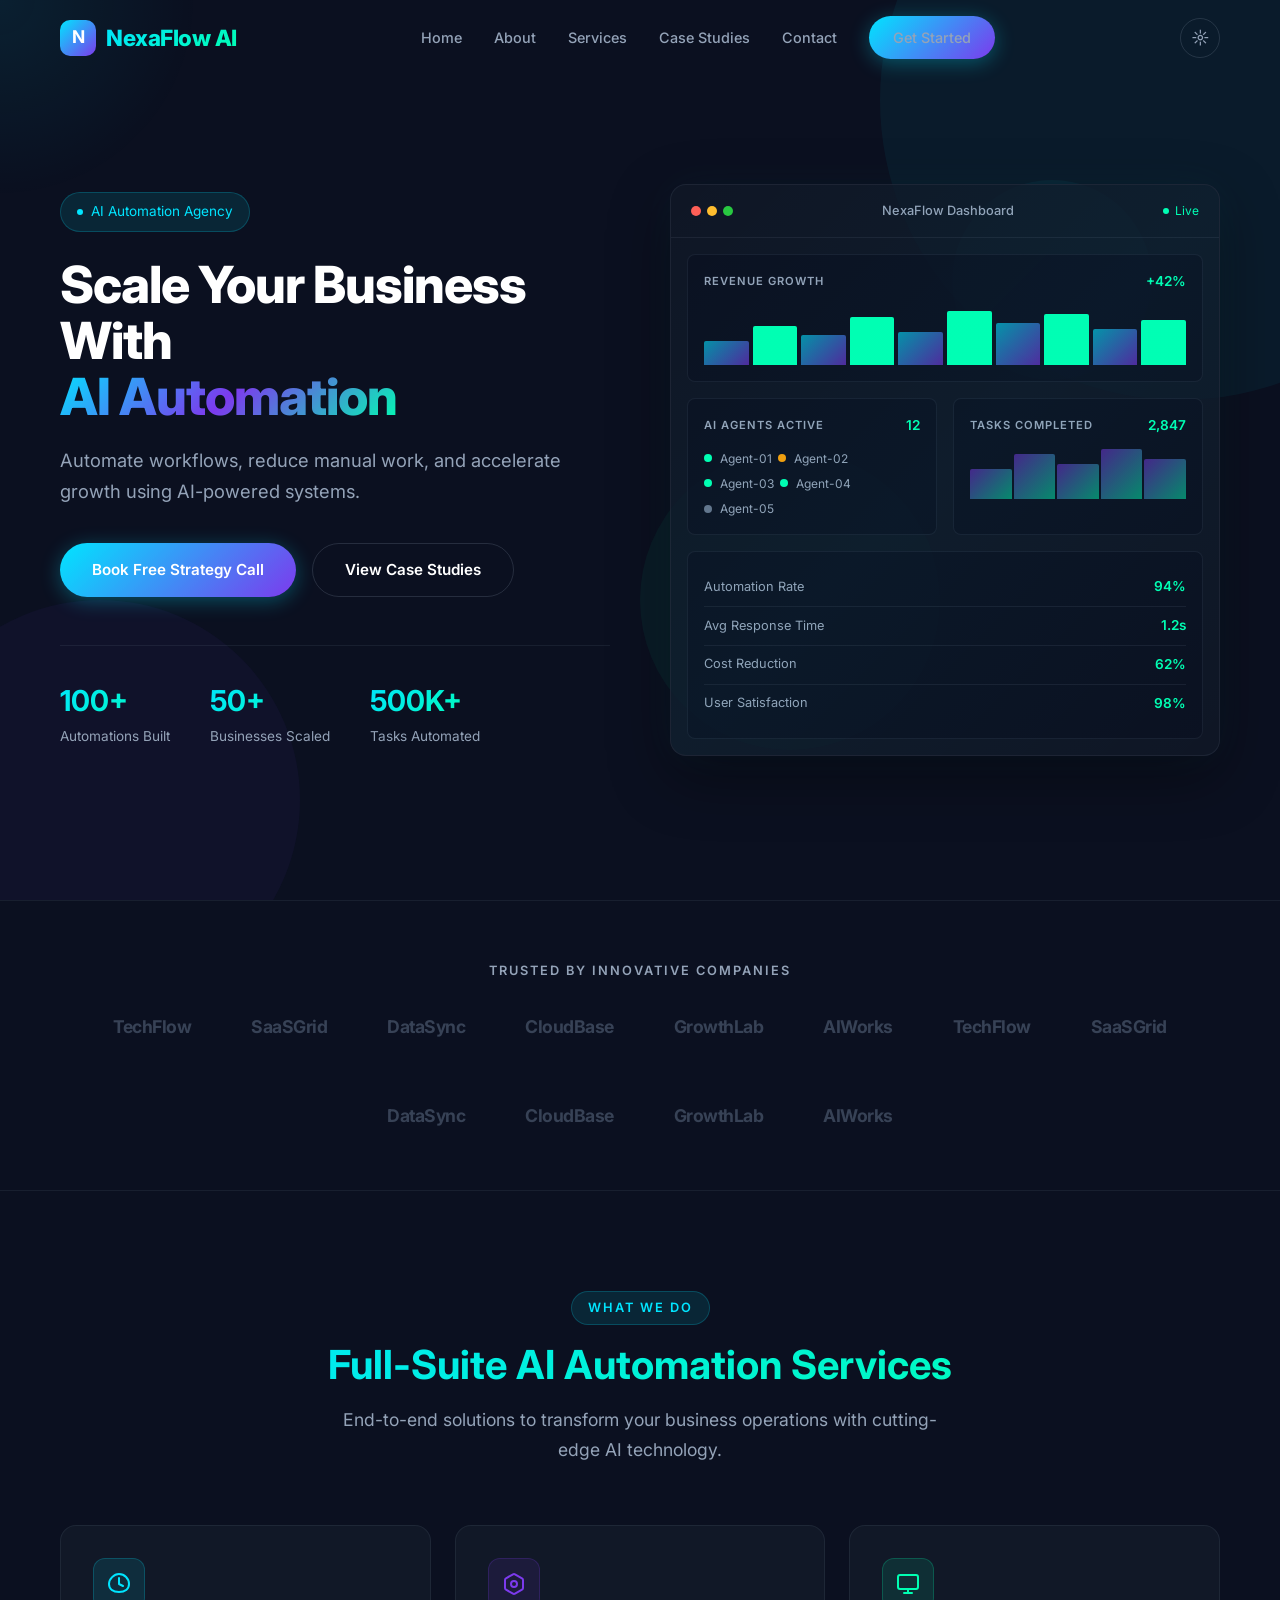
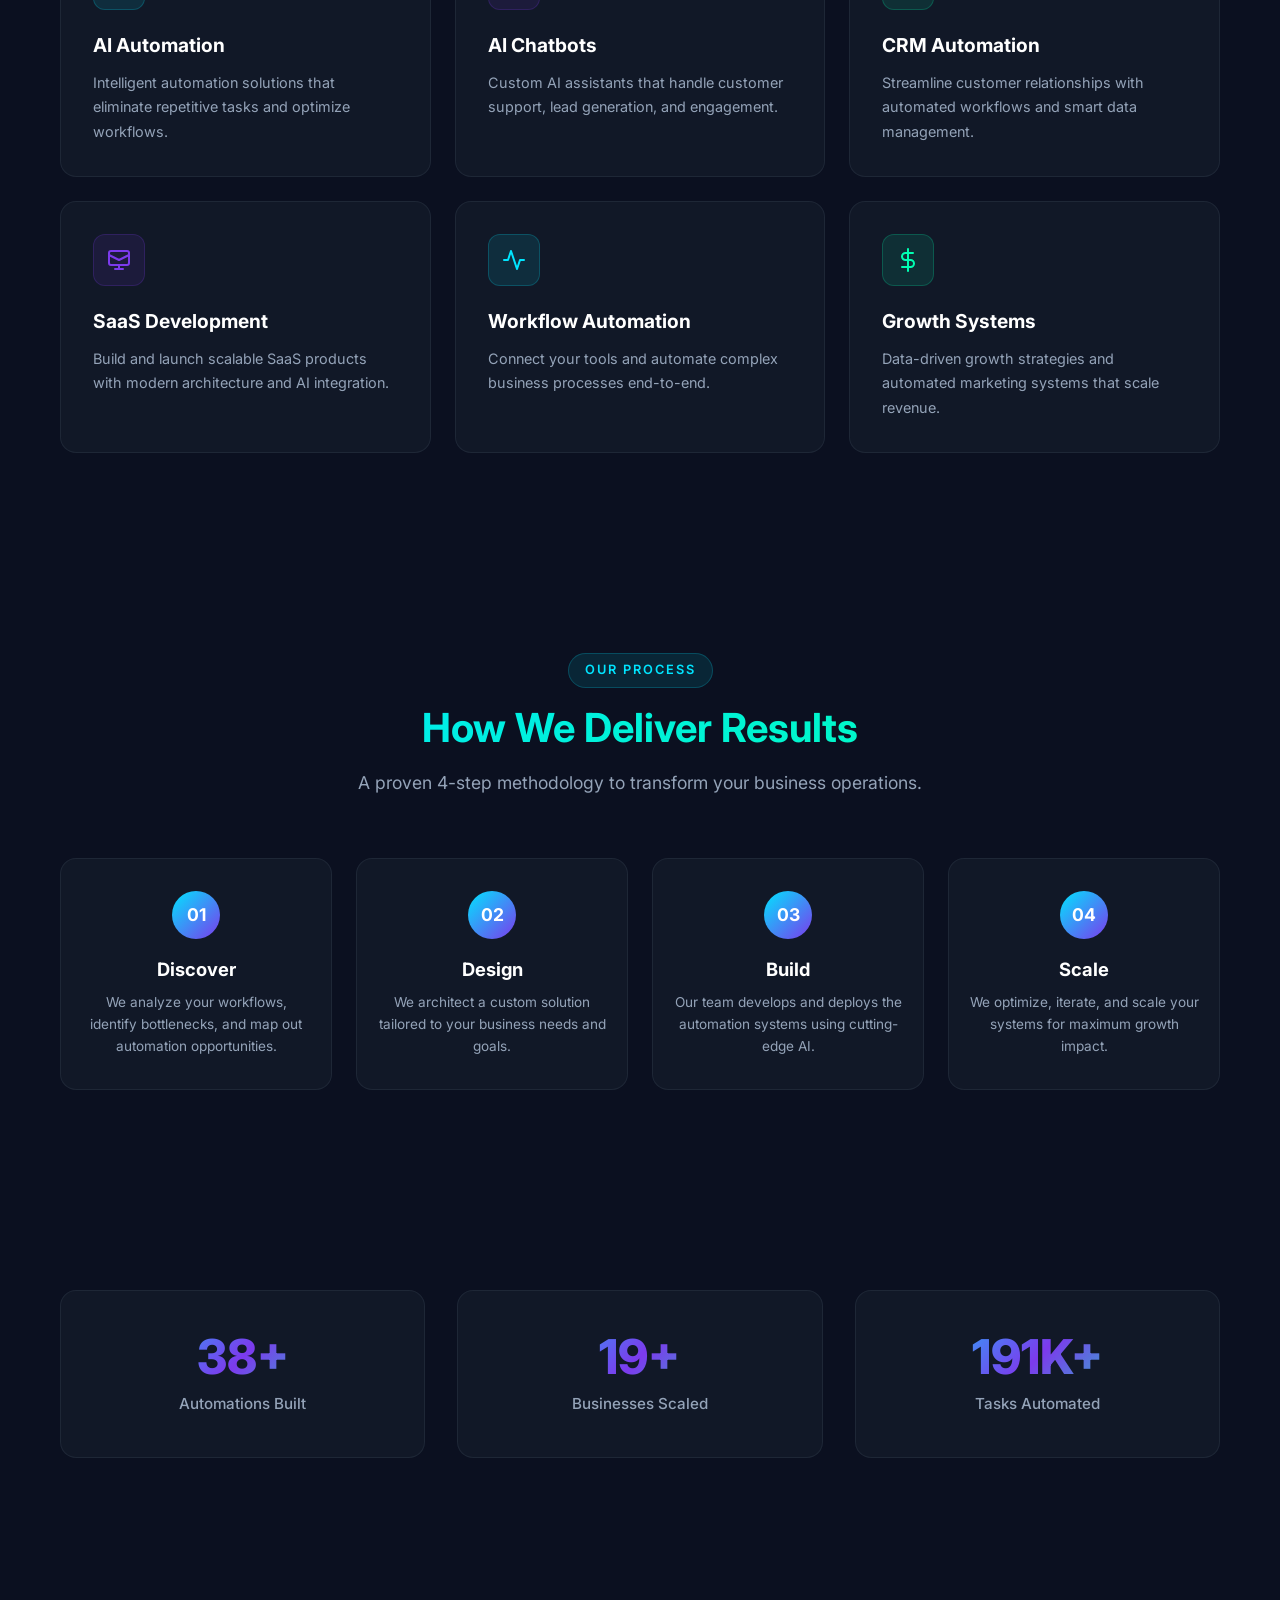
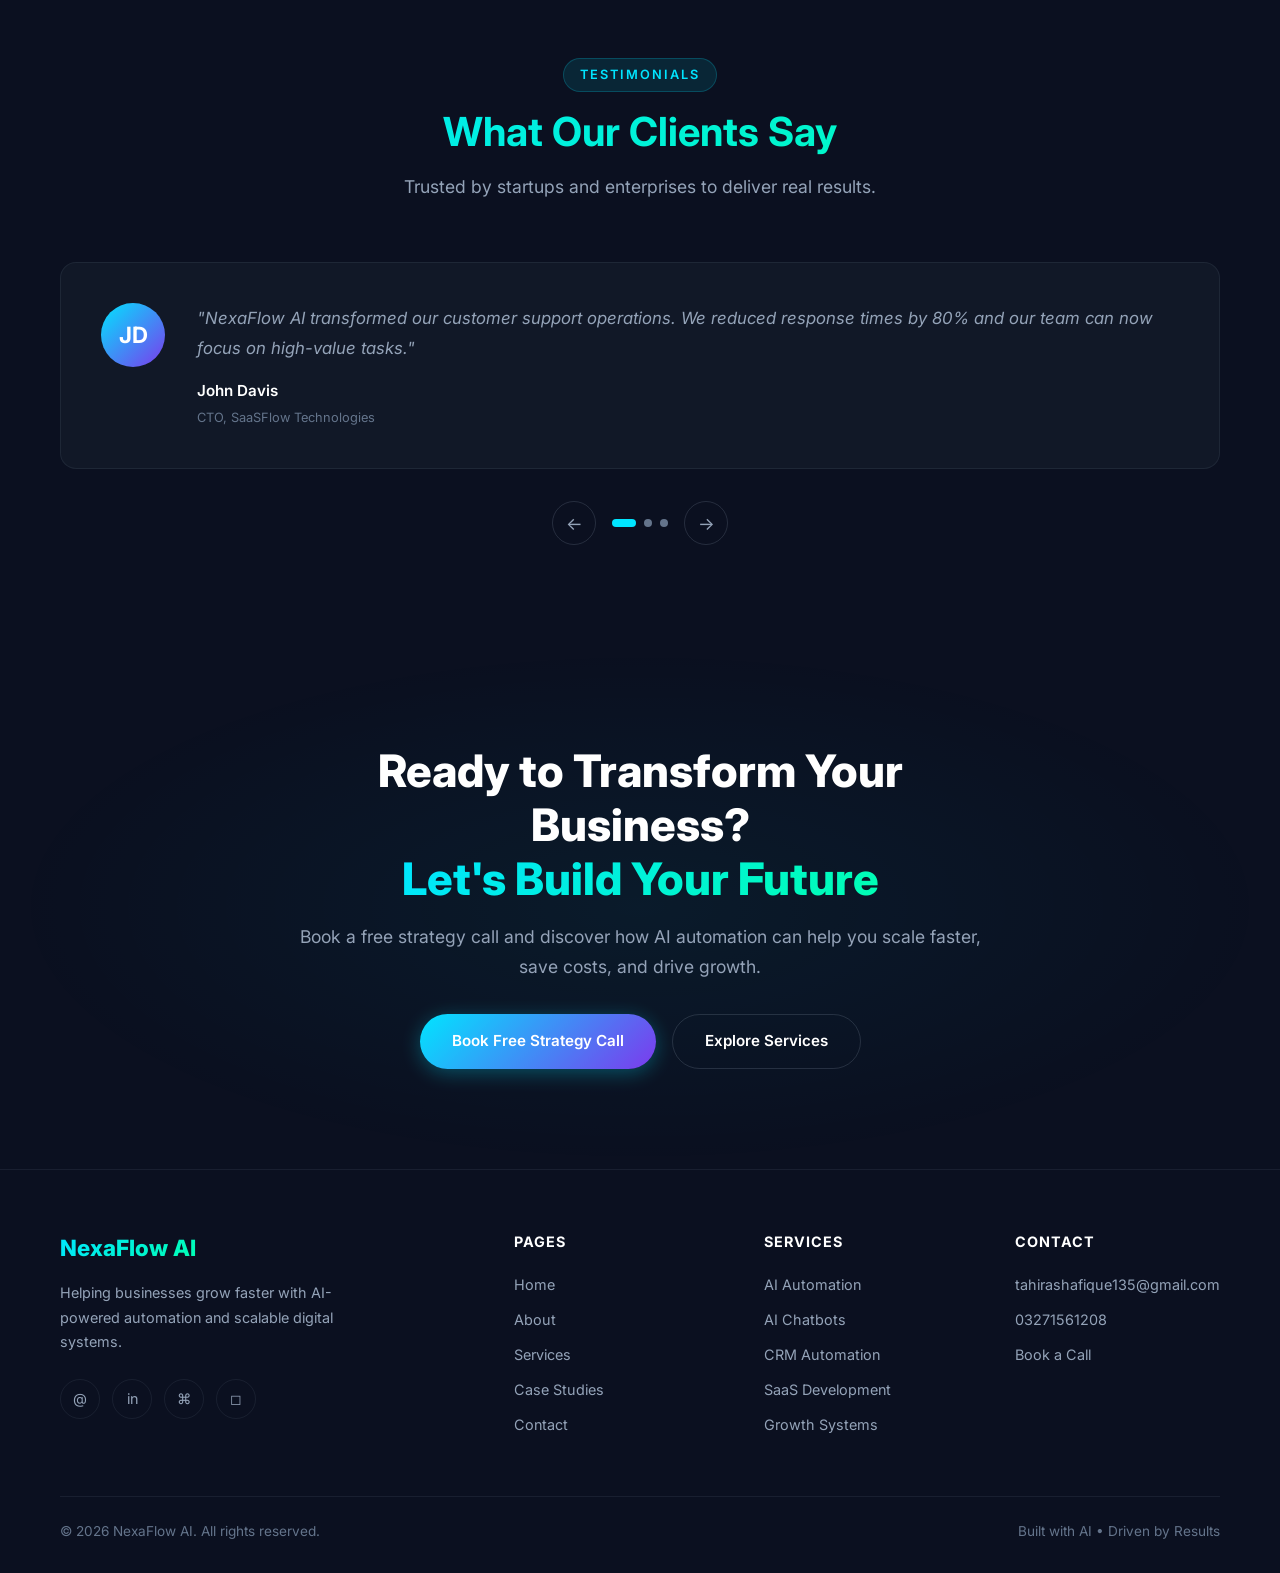
<file: index.html>
<!DOCTYPE html>
<html lang="en">
<head>
  <meta charset="UTF-8">
  <meta name="viewport" content="width=device-width, initial-scale=1.0">
  <meta name="description" content="NexaFlow AI - AI Automation & SaaS Growth Agency. Scale your business with AI-powered automation systems.">
  <title>NexaFlow AI - AI Automation & SaaS Growth Agency</title>
  <link rel="preconnect" href="https://fonts.googleapis.com">
  <link rel="preconnect" href="https://fonts.gstatic.com" crossorigin>
  <link href="https://fonts.googleapis.com/css2?family=Inter:wght@400;500;600;700;800&family=JetBrains+Mono:wght@500;600&display=swap" rel="stylesheet">
  <link rel="stylesheet" href="assets/css/style.css">
  <link rel="stylesheet" href="assets/css/responsive.css">
</head>
<body>

  <!-- Mouse Glow Effect -->
  <div class="mouse-glow"></div>

  <!-- Floating Geometric Background -->
  <div class="floating-elements">
    <div class="floating-element"></div>
    <div class="floating-element"></div>
    <div class="floating-element"></div>
    <div class="floating-element"></div>
  </div>

  <!-- ===== NAVBAR ===== -->
  <nav class="navbar" role="navigation" aria-label="Main navigation">
    <div class="container">
      <a href="index.html" class="navbar-logo">
        <div class="logo-icon">N</div>
        <span>NexaFlow AI</span>
      </a>
      <div class="navbar-links">
        <a href="index.html" class="active">Home</a>
        <a href="about.html">About</a>
        <a href="services.html">Services</a>
        <a href="case-studies.html">Case Studies</a>
        <a href="contact.html">Contact</a>
        <a href="contact.html" class="btn btn-primary btn-sm navbar-cta">Get Started</a>
      </div>
      <button class="theme-toggle" aria-label="Toggle theme">&#9790;</button>
      <div class="mobile-toggle" role="button" tabindex="0" aria-label="Toggle navigation menu">
        <span></span>
        <span></span>
        <span></span>
      </div>
    </div>
  </nav>

  <!-- ===== HERO SECTION ===== -->
  <section class="hero" id="home">
    <div class="container">
      <div class="hero-grid">
        <div class="hero-content">
          <div class="hero-badge">
            <span class="badge-dot"></span>
            AI Automation Agency
          </div>
          <h1 class="hero-title">
            Scale Your Business With<br>
            <span class="gradient-text">AI Automation</span>
          </h1>
          <p class="hero-subtitle">
            Automate workflows, reduce manual work, and accelerate growth using AI-powered systems.
          </p>
          <div class="hero-buttons">
            <a href="contact.html" class="btn btn-primary">Book Free Strategy Call</a>
            <a href="case-studies.html" class="btn btn-secondary">View Case Studies</a>
          </div>
          <div class="hero-stats">
            <div class="hero-stat">
              <h3>100+</h3>
              <p>Automations Built</p>
            </div>
            <div class="hero-stat">
              <h3>50+</h3>
              <p>Businesses Scaled</p>
            </div>
            <div class="hero-stat">
              <h3>500K+</h3>
              <p>Tasks Automated</p>
            </div>
          </div>
        </div>
        <div class="hero-visual">
          <div class="dashboard-mockup">
            <div class="dashboard-header">
              <div class="dashboard-dots">
                <span></span>
                <span></span>
                <span></span>
              </div>
              <div class="dashboard-title">NexaFlow Dashboard</div>
              <div class="dashboard-status">
                <span class="status-dot"></span>
                Live
              </div>
            </div>
            <div class="dashboard-body">
              <div class="dashboard-card full">
                <div class="dashboard-card-header">
                  <span class="dashboard-card-label">Revenue Growth</span>
                  <span class="dashboard-card-value">+42%</span>
                </div>
                <div class="chart-bars">
                  <div class="chart-bar"></div>
                  <div class="chart-bar active"></div>
                  <div class="chart-bar"></div>
                  <div class="chart-bar active"></div>
                  <div class="chart-bar"></div>
                  <div class="chart-bar active"></div>
                  <div class="chart-bar"></div>
                  <div class="chart-bar active"></div>
                  <div class="chart-bar"></div>
                  <div class="chart-bar active"></div>
                </div>
              </div>
              <div class="dashboard-card">
                <div class="dashboard-card-header">
                  <span class="dashboard-card-label">AI Agents Active</span>
                  <span class="dashboard-card-value">12</span>
                </div>
                <div style="display: flex; gap: 6px; flex-wrap: wrap;">
                  <span style="display: flex; align-items: center; font-size: 0.75rem; color: var(--text-muted);">
                    <span class="activity-dot online"></span>Agent-01
                  </span>
                  <span style="display: flex; align-items: center; font-size: 0.75rem; color: var(--text-muted);">
                    <span class="activity-dot busy"></span>Agent-02
                  </span>
                  <span style="display: flex; align-items: center; font-size: 0.75rem; color: var(--text-muted);">
                    <span class="activity-dot online"></span>Agent-03
                  </span>
                  <span style="display: flex; align-items: center; font-size: 0.75rem; color: var(--text-muted);">
                    <span class="activity-dot online"></span>Agent-04
                  </span>
                  <span style="display: flex; align-items: center; font-size: 0.75rem; color: var(--text-muted);">
                    <span class="activity-dot offline"></span>Agent-05
                  </span>
                </div>
              </div>
              <div class="dashboard-card">
                <div class="dashboard-card-header">
                  <span class="dashboard-card-label">Tasks Completed</span>
                  <span class="dashboard-card-value">2,847</span>
                </div>
                <div class="chart-line">
                  <div class="chart-line-bar"></div>
                  <div class="chart-line-bar"></div>
                  <div class="chart-line-bar"></div>
                  <div class="chart-line-bar"></div>
                  <div class="chart-line-bar"></div>
                </div>
              </div>
              <div class="dashboard-card full">
                <div class="metric-row">
                  <span class="metric-name">Automation Rate</span>
                  <span class="metric-value">94%</span>
                </div>
                <div class="metric-row">
                  <span class="metric-name">Avg Response Time</span>
                  <span class="metric-value">1.2s</span>
                </div>
                <div class="metric-row">
                  <span class="metric-name">Cost Reduction</span>
                  <span class="metric-value">62%</span>
                </div>
                <div class="metric-row">
                  <span class="metric-name">User Satisfaction</span>
                  <span class="metric-value">98%</span>
                </div>
              </div>
            </div>
          </div>
        </div>
      </div>
    </div>
  </section>

  <!-- ===== TRUSTED BY SECTION ===== -->
  <section class="trusted-section reveal">
    <div class="container">
      <p class="trusted-label">Trusted by Innovative Companies</p>
      <div class="logo-carousel">
        <span class="logo-item">TechFlow</span>
        <span class="logo-item">SaaSGrid</span>
        <span class="logo-item">DataSync</span>
        <span class="logo-item">CloudBase</span>
        <span class="logo-item">GrowthLab</span>
        <span class="logo-item">AIWorks</span>
      </div>
    </div>
  </section>

  <!-- ===== SERVICES OVERVIEW ===== -->
  <section class="section" id="services">
    <div class="container">
      <div class="section-header reveal">
        <span class="section-label">What We Do</span>
        <h2 class="section-title">Full-Suite AI Automation Services</h2>
        <p class="section-subtitle">End-to-end solutions to transform your business operations with cutting-edge AI technology.</p>
      </div>
      <div class="services-grid stagger-children">
        <div class="service-card">
          <div class="service-icon gradient-1">
            <svg width="24" height="24" viewBox="0 0 24 24" fill="none" stroke="currentColor" stroke-width="2" stroke-linecap="round" stroke-linejoin="round"><path d="M12 2a10 10 0 0 1 10 10c0 5-4 8-10 8S2 17 2 12 7 2 12 2z"/><path d="M12 6v6l4 2"/></svg>
          </div>
          <h3>AI Automation</h3>
          <p>Intelligent automation solutions that eliminate repetitive tasks and optimize workflows.</p>
        </div>
        <div class="service-card">
          <div class="service-icon gradient-2">
            <svg width="24" height="24" viewBox="0 0 24 24" fill="none" stroke="currentColor" stroke-width="2" stroke-linecap="round" stroke-linejoin="round"><path d="M21 16V8a2 2 0 0 0-1-1.73l-7-4a2 2 0 0 0-2 0l-7 4A2 2 0 0 0 3 8v8a2 2 0 0 0 1 1.73l7 4a2 2 0 0 0 2 0l7-4A2 2 0 0 0 21 16z"/><circle cx="12" cy="12" r="3"/></svg>
          </div>
          <h3>AI Chatbots</h3>
          <p>Custom AI assistants that handle customer support, lead generation, and engagement.</p>
        </div>
        <div class="service-card">
          <div class="service-icon gradient-3">
            <svg width="24" height="24" viewBox="0 0 24 24" fill="none" stroke="currentColor" stroke-width="2" stroke-linecap="round" stroke-linejoin="round"><rect x="2" y="3" width="20" height="14" rx="2"/><path d="M8 21h8"/><path d="M12 17v4"/></svg>
          </div>
          <h3>CRM Automation</h3>
          <p>Streamline customer relationships with automated workflows and smart data management.</p>
        </div>
        <div class="service-card">
          <div class="service-icon gradient-2">
            <svg width="24" height="24" viewBox="0 0 24 24" fill="none" stroke="currentColor" stroke-width="2" stroke-linecap="round" stroke-linejoin="round"><rect x="2" y="3" width="20" height="14" rx="2"/><path d="M8 21h8"/><path d="M12 17v4"/><path d="m2 7 10 5 10-5"/></svg>
          </div>
          <h3>SaaS Development</h3>
          <p>Build and launch scalable SaaS products with modern architecture and AI integration.</p>
        </div>
        <div class="service-card">
          <div class="service-icon gradient-1">
            <svg width="24" height="24" viewBox="0 0 24 24" fill="none" stroke="currentColor" stroke-width="2" stroke-linecap="round" stroke-linejoin="round"><polyline points="22 12 18 12 15 21 9 3 6 12 2 12"/></svg>
          </div>
          <h3>Workflow Automation</h3>
          <p>Connect your tools and automate complex business processes end-to-end.</p>
        </div>
        <div class="service-card">
          <div class="service-icon gradient-3">
            <svg width="24" height="24" viewBox="0 0 24 24" fill="none" stroke="currentColor" stroke-width="2" stroke-linecap="round" stroke-linejoin="round"><line x1="12" y1="1" x2="12" y2="23"/><path d="M17 5H9.5a3.5 3.5 0 0 0 0 7h5a3.5 3.5 0 0 1 0 7H6"/></svg>
          </div>
          <h3>Growth Systems</h3>
          <p>Data-driven growth strategies and automated marketing systems that scale revenue.</p>
        </div>
      </div>
    </div>
  </section>

  <!-- ===== PROCESS SECTION ===== -->
  <section class="section">
    <div class="container">
      <div class="section-header reveal">
        <span class="section-label">Our Process</span>
        <h2 class="section-title">How We Deliver Results</h2>
        <p class="section-subtitle">A proven 4-step methodology to transform your business operations.</p>
      </div>
      <div class="process-timeline stagger-children">
        <div class="process-step">
          <div class="process-number">01</div>
          <h3>Discover</h3>
          <p>We analyze your workflows, identify bottlenecks, and map out automation opportunities.</p>
        </div>
        <div class="process-step">
          <div class="process-number">02</div>
          <h3>Design</h3>
          <p>We architect a custom solution tailored to your business needs and goals.</p>
        </div>
        <div class="process-step">
          <div class="process-number">03</div>
          <h3>Build</h3>
          <p>Our team develops and deploys the automation systems using cutting-edge AI.</p>
        </div>
        <div class="process-step">
          <div class="process-number">04</div>
          <h3>Scale</h3>
          <p>We optimize, iterate, and scale your systems for maximum growth impact.</p>
        </div>
      </div>
    </div>
  </section>

  <!-- ===== STATISTICS SECTION ===== -->
  <section class="section">
    <div class="container">
      <div class="stats-grid stagger-children">
        <div class="stat-item">
          <div class="stat-number">100+</div>
          <div class="stat-label">Automations Built</div>
        </div>
        <div class="stat-item">
          <div class="stat-number">50+</div>
          <div class="stat-label">Businesses Scaled</div>
        </div>
        <div class="stat-item">
          <div class="stat-number">500K+</div>
          <div class="stat-label">Tasks Automated</div>
        </div>
      </div>
    </div>
  </section>

  <!-- ===== TESTIMONIALS SECTION ===== -->
  <section class="section">
    <div class="container">
      <div class="section-header reveal">
        <span class="section-label">Testimonials</span>
        <h2 class="section-title">What Our Clients Say</h2>
        <p class="section-subtitle">Trusted by startups and enterprises to deliver real results.</p>
      </div>
      <div class="testimonials-slider reveal">
        <div class="testimonials-track">
          <div class="testimonial-card">
            <div class="testimonial-avatar">JD</div>
            <div class="testimonial-content">
              <blockquote>"NexaFlow AI transformed our customer support operations. We reduced response times by 80% and our team can now focus on high-value tasks."</blockquote>
              <div class="testimonial-author">John Davis</div>
              <div class="testimonial-role">CTO, SaaSFlow Technologies</div>
            </div>
          </div>
          <div class="testimonial-card">
            <div class="testimonial-avatar">SM</div>
            <div class="testimonial-content">
              <blockquote>"The automation systems they built saved us 40+ hours per week. Our revenue grew 3x within 6 months of implementing their growth strategies."</blockquote>
              <div class="testimonial-author">Sarah Mitchell</div>
              <div class="testimonial-role">CEO, GrowthLab Analytics</div>
            </div>
          </div>
          <div class="testimonial-card">
            <div class="testimonial-avatar">AR</div>
            <div class="testimonial-content">
              <blockquote>"Working with NexaFlow was the best investment we made. Their AI chatbot handles 70% of our inquiries, and our customers love the instant responses."</blockquote>
              <div class="testimonial-author">Alex Rivera</div>
              <div class="testimonial-role">COO, CloudBase Technologies</div>
            </div>
          </div>
        </div>
        <div class="testimonial-controls">
          <button class="testimonial-btn prev" aria-label="Previous testimonial">&larr;</button>
          <div class="testimonial-dots">
            <button class="testimonial-dot active" aria-label="Go to testimonial 1"></button>
            <button class="testimonial-dot" aria-label="Go to testimonial 2"></button>
            <button class="testimonial-dot" aria-label="Go to testimonial 3"></button>
          </div>
          <button class="testimonial-btn next" aria-label="Next testimonial">&rarr;</button>
        </div>
      </div>
    </div>
  </section>

  <!-- ===== FINAL CTA SECTION ===== -->
  <section class="cta-section">
    <div class="container">
      <div class="cta-content reveal">
        <h2>Ready to Transform Your Business?<br><span>Let's Build Your Future</span></h2>
        <p>Book a free strategy call and discover how AI automation can help you scale faster, save costs, and drive growth.</p>
        <div class="cta-buttons">
          <a href="contact.html" class="btn btn-primary">Book Free Strategy Call</a>
          <a href="services.html" class="btn btn-secondary">Explore Services</a>
        </div>
      </div>
    </div>
  </section>

  <!-- ===== FOOTER ===== -->
  <footer class="footer">
    <div class="container">
      <div class="footer-grid">
        <div class="footer-brand">
          <h3><span>NexaFlow AI</span></h3>
          <p>Helping businesses grow faster with AI-powered automation and scalable digital systems.</p>
          <div class="footer-social">
            <a href="mailto:tahirashafique135@gmail.com" aria-label="Email">@</a>
            <a href="https://www.linkedin.com/in/frontend-developer-277151376" target="_blank" aria-label="LinkedIn">in</a>
            <a href="https://github.com/Tahirainfo308-arch" target="_blank" aria-label="GitHub">⌘</a>
            <a href="https://www.instagram.com/codewithnoor" target="_blank" aria-label="Instagram">◻</a>
          </div>
        </div>
        <div class="footer-column">
          <h4>Pages</h4>
          <a href="index.html">Home</a>
          <a href="about.html">About</a>
          <a href="services.html">Services</a>
          <a href="case-studies.html">Case Studies</a>
          <a href="contact.html">Contact</a>
        </div>
        <div class="footer-column">
          <h4>Services</h4>
          <a href="services.html">AI Automation</a>
          <a href="services.html">AI Chatbots</a>
          <a href="services.html">CRM Automation</a>
          <a href="services.html">SaaS Development</a>
          <a href="services.html">Growth Systems</a>
        </div>
        <div class="footer-column">
          <h4>Contact</h4>
          <a href="mailto:tahirashafique135@gmail.com">tahirashafique135@gmail.com</a>
          <a href="tel:03271561208">03271561208</a>
          <a href="contact.html">Book a Call</a>
        </div>
      </div>
      <div class="footer-bottom">
        <span>&copy; 2026 NexaFlow AI. All rights reserved.</span>
        <span>Built with AI &bullet; Driven by Results</span>
      </div>
    </div>
  </footer>

  <script src="assets/js/main.js"></script>
</body>
</html>
</file>
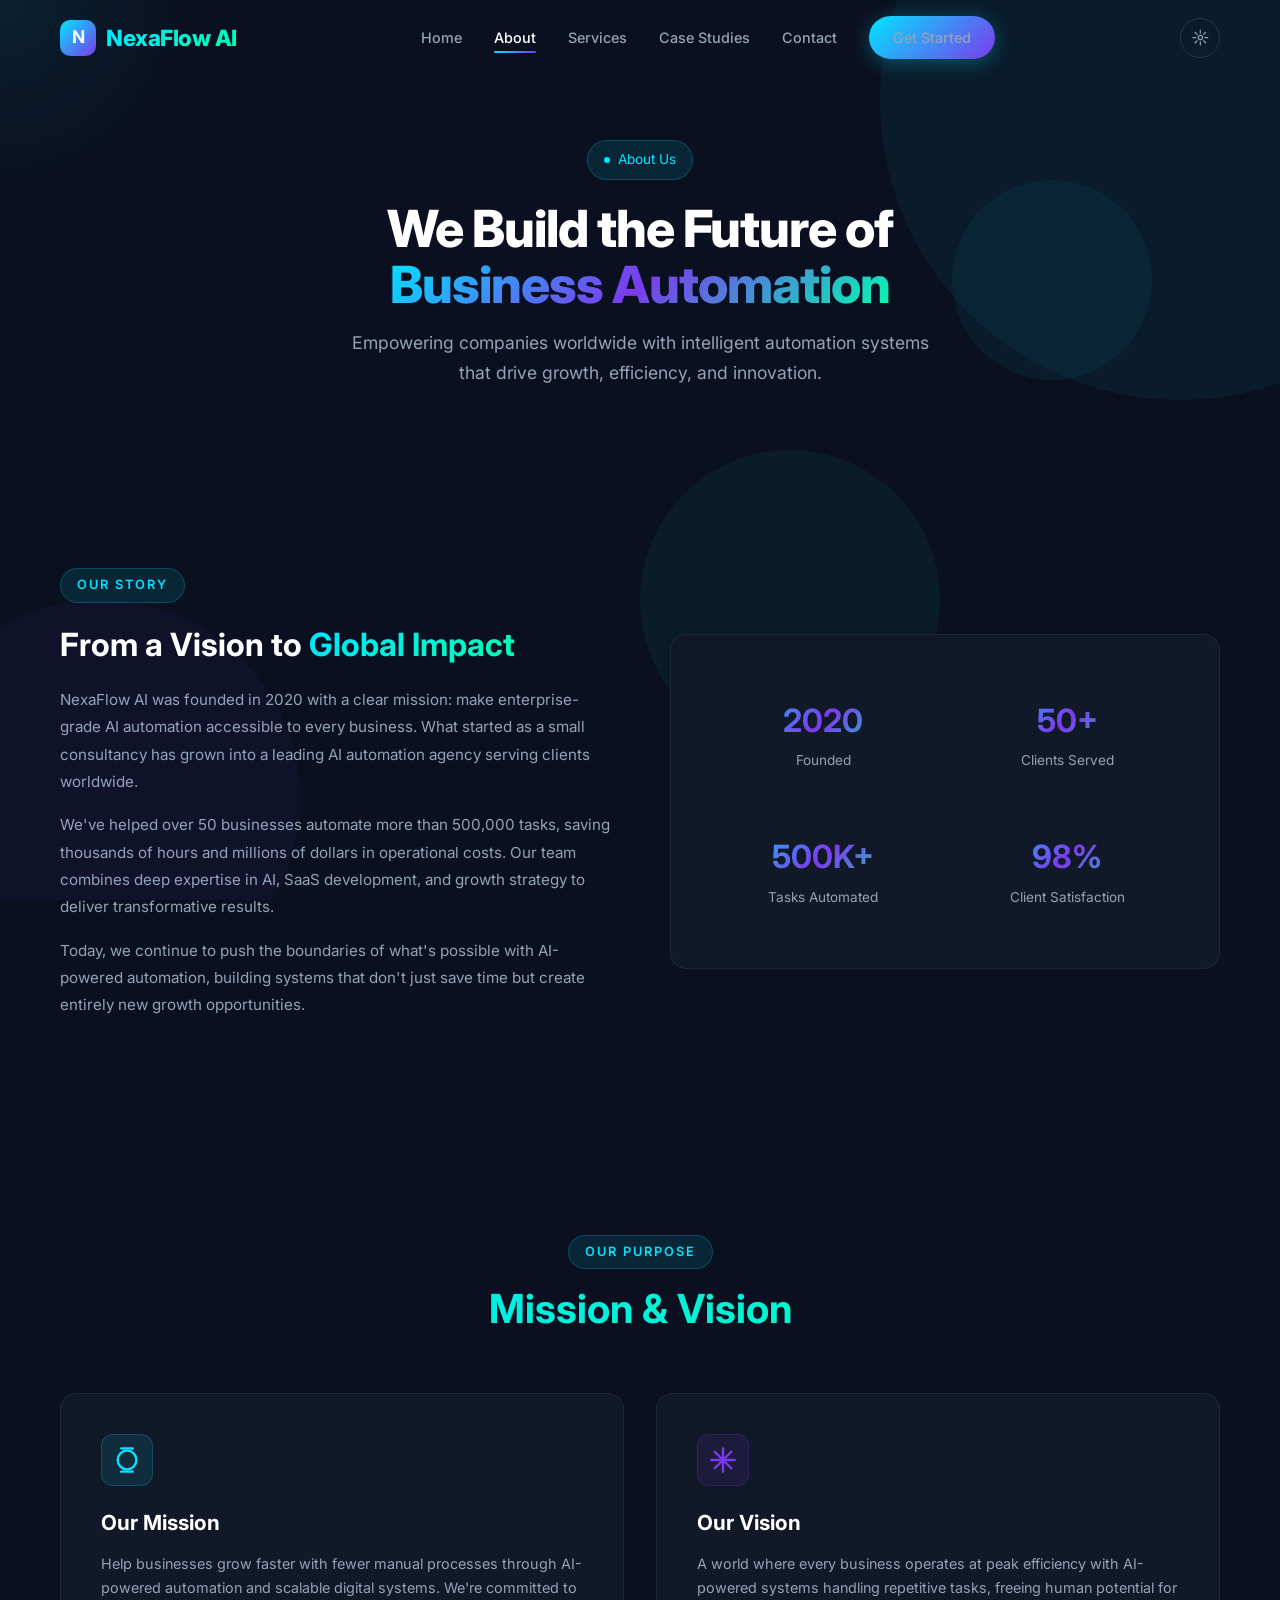
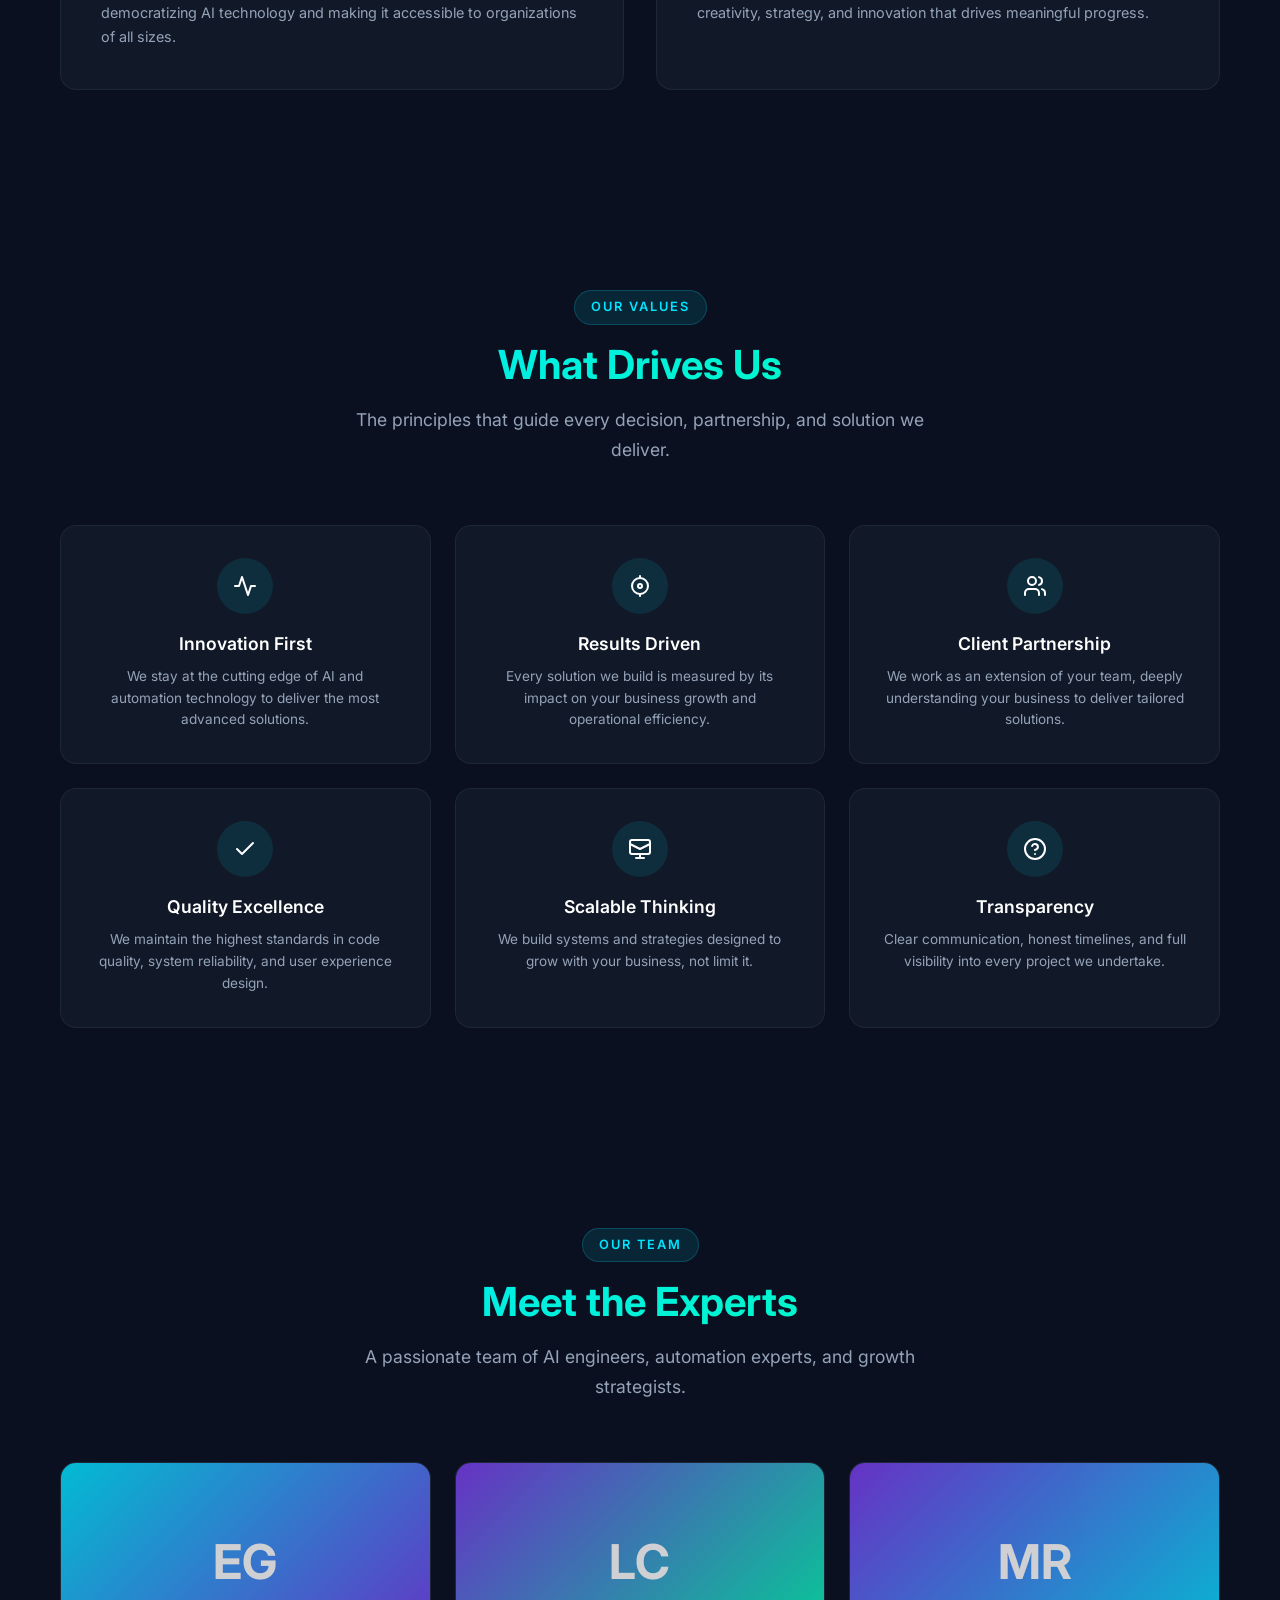
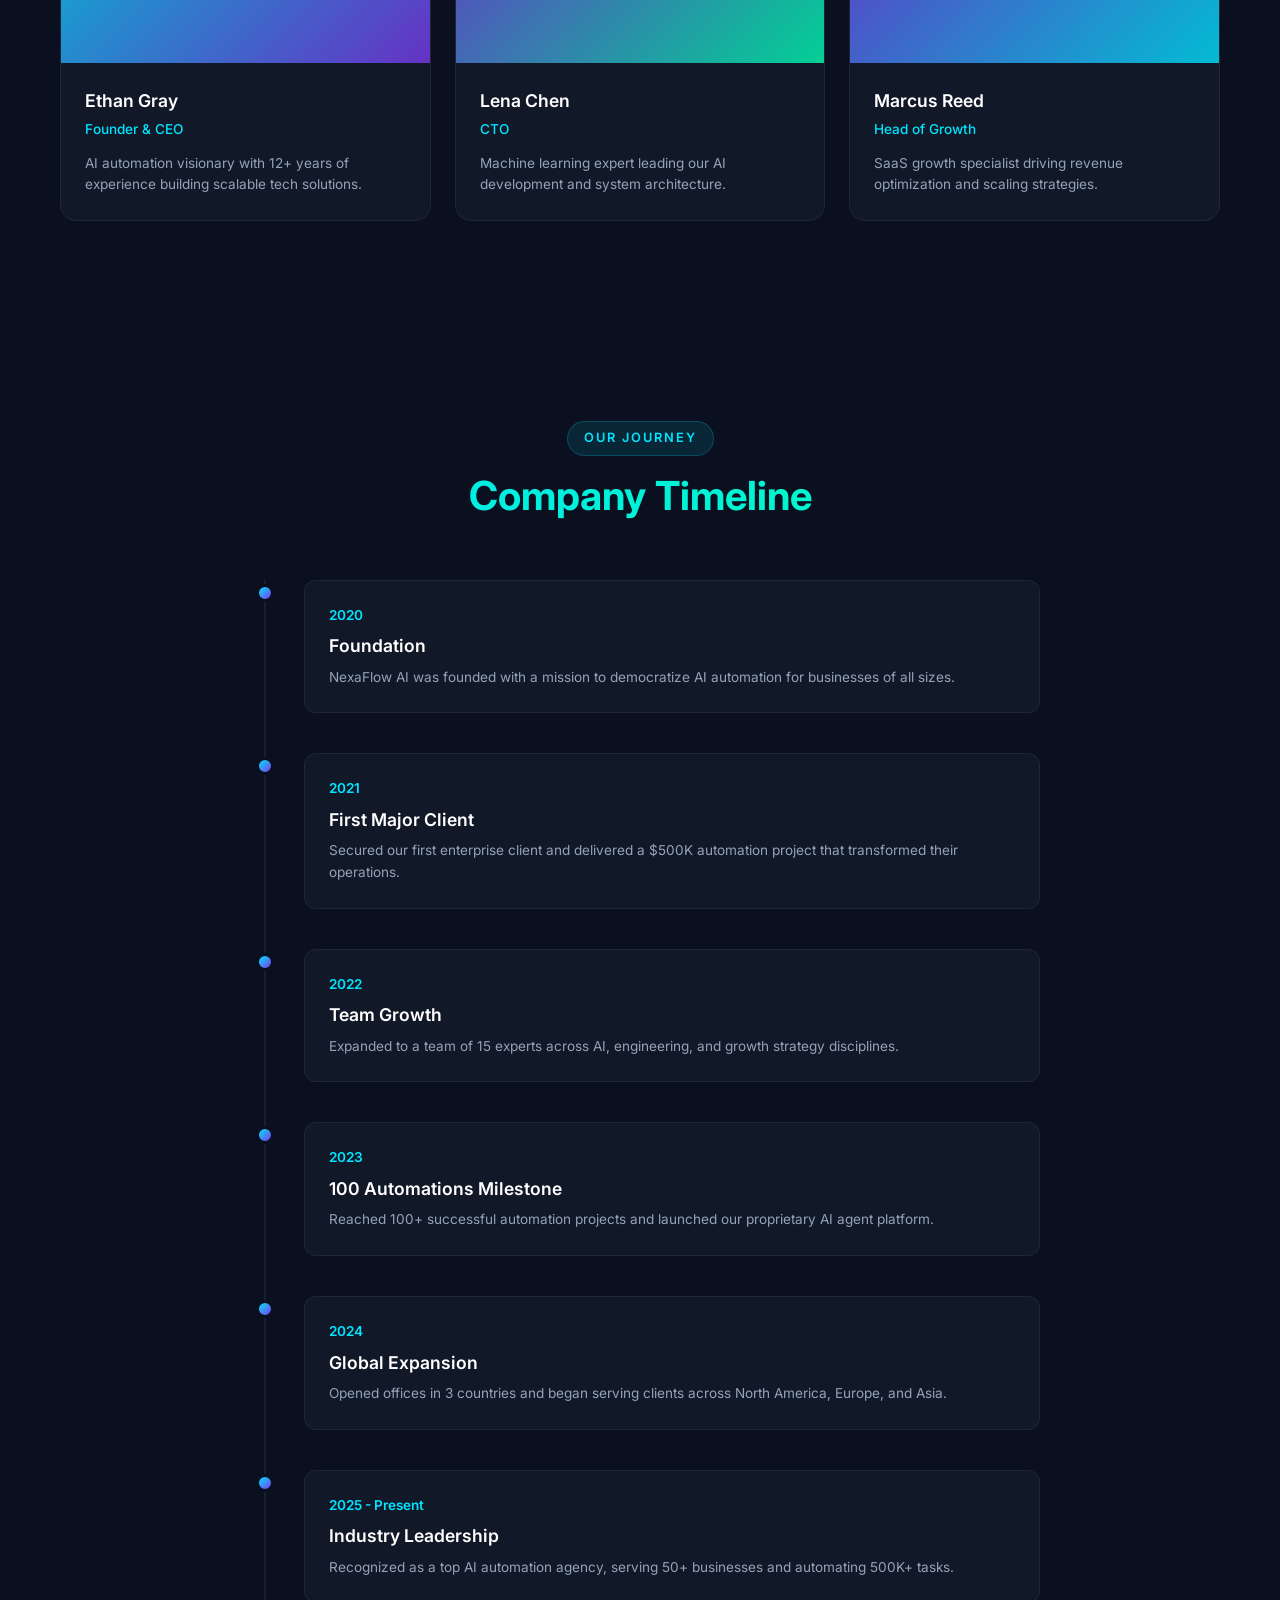
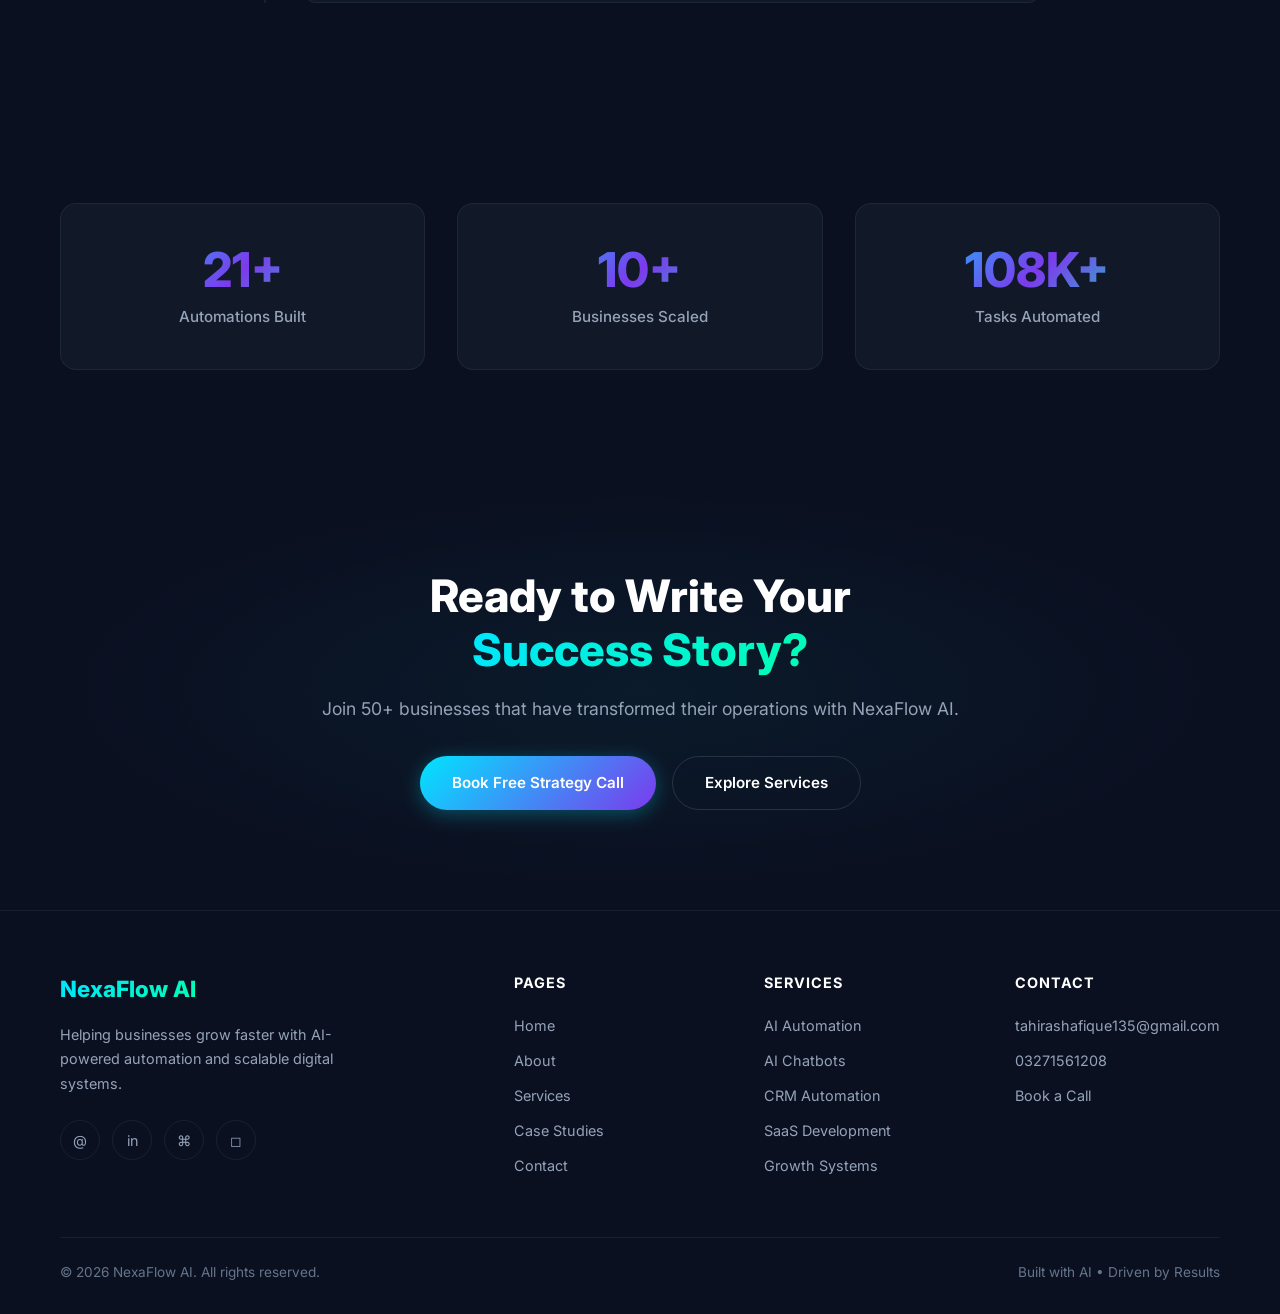
<file: about.html>
<!DOCTYPE html>
<html lang="en">
<head>
  <meta charset="UTF-8">
  <meta name="viewport" content="width=device-width, initial-scale=1.0">
  <meta name="description" content="About NexaFlow AI - AI Automation & SaaS Growth Agency. Learn our story, mission, and team.">
  <title>About Us - NexaFlow AI</title>
  <link rel="preconnect" href="https://fonts.googleapis.com">
  <link rel="preconnect" href="https://fonts.gstatic.com" crossorigin>
  <link href="https://fonts.googleapis.com/css2?family=Inter:wght@400;500;600;700;800&family=JetBrains+Mono:wght@500;600&display=swap" rel="stylesheet">
  <link rel="stylesheet" href="assets/css/style.css">
  <link rel="stylesheet" href="assets/css/responsive.css">
</head>
<body>

  <div class="mouse-glow"></div>
  <div class="floating-elements">
    <div class="floating-element"></div>
    <div class="floating-element"></div>
    <div class="floating-element"></div>
    <div class="floating-element"></div>
  </div>

  <!-- ===== NAVBAR ===== -->
  <nav class="navbar" role="navigation" aria-label="Main navigation">
    <div class="container">
      <a href="index.html" class="navbar-logo">
        <div class="logo-icon">N</div>
        <span>NexaFlow AI</span>
      </a>
      <div class="navbar-links">
        <a href="index.html">Home</a>
        <a href="about.html" class="active">About</a>
        <a href="services.html">Services</a>
        <a href="case-studies.html">Case Studies</a>
        <a href="contact.html">Contact</a>
        <a href="contact.html" class="btn btn-primary btn-sm navbar-cta">Get Started</a>
      </div>
      <button class="theme-toggle" aria-label="Toggle theme">&#9790;</button>
      <div class="mobile-toggle" role="button" tabindex="0" aria-label="Toggle navigation menu">
        <span></span><span></span><span></span>
      </div>
    </div>
  </nav>

  <!-- ===== PAGE HERO ===== -->
  <section class="page-hero">
    <div class="container">
      <div class="hero-badge" style="display: inline-flex; margin-bottom: 20px;">
        <span class="badge-dot"></span>
        About Us
      </div>
      <h1>We Build the Future of<br><span>Business Automation</span></h1>
      <p>Empowering companies worldwide with intelligent automation systems that drive growth, efficiency, and innovation.</p>
    </div>
  </section>

  <!-- ===== COMPANY STORY ===== -->
  <section class="section">
    <div class="container">
      <div class="about-story reveal">
        <div class="about-story-content">
          <span class="section-label">Our Story</span>
          <h2>From a Vision to <span>Global Impact</span></h2>
          <p>NexaFlow AI was founded in 2020 with a clear mission: make enterprise-grade AI automation accessible to every business. What started as a small consultancy has grown into a leading AI automation agency serving clients worldwide.</p>
          <p>We've helped over 50 businesses automate more than 500,000 tasks, saving thousands of hours and millions of dollars in operational costs. Our team combines deep expertise in AI, SaaS development, and growth strategy to deliver transformative results.</p>
          <p>Today, we continue to push the boundaries of what's possible with AI-powered automation, building systems that don't just save time but create entirely new growth opportunities.</p>
        </div>
        <div class="about-story-visual">
          <div class="story-stat">
            <h4>2020</h4>
            <p>Founded</p>
          </div>
          <div class="story-stat">
            <h4>50+</h4>
            <p>Clients Served</p>
          </div>
          <div class="story-stat">
            <h4>500K+</h4>
            <p>Tasks Automated</p>
          </div>
          <div class="story-stat">
            <h4>98%</h4>
            <p>Client Satisfaction</p>
          </div>
        </div>
      </div>
    </div>
  </section>

  <!-- ===== MISSION & VISION ===== -->
  <section class="section">
    <div class="container">
      <div class="section-header reveal">
        <span class="section-label">Our Purpose</span>
        <h2 class="section-title">Mission & Vision</h2>
      </div>
      <div class="mission-vision stagger-children">
        <div class="mission-card">
          <div class="icon">
            <svg width="28" height="28" viewBox="0 0 24 24" fill="none" stroke="currentColor" stroke-width="2" stroke-linecap="round" stroke-linejoin="round"><target x1="12" y1="2" x2="12" y2="22"/><path d="M17 2H7"/><path d="M17 22H7"/><circle cx="12" cy="12" r="8"/></svg>
          </div>
          <h3>Our Mission</h3>
          <p>Help businesses grow faster with fewer manual processes through AI-powered automation and scalable digital systems. We're committed to democratizing AI technology and making it accessible to organizations of all sizes.</p>
        </div>
        <div class="mission-card">
          <div class="icon">
            <svg width="28" height="28" viewBox="0 0 24 24" fill="none" stroke="currentColor" stroke-width="2" stroke-linecap="round" stroke-linejoin="round"><path d="M2 12h20"/><path d="M12 2v20"/><path d="m4.93 4.93 14.14 14.14"/><path d="m19.07 4.93-14.14 14.14"/></svg>
          </div>
          <h3>Our Vision</h3>
          <p>A world where every business operates at peak efficiency with AI-powered systems handling repetitive tasks, freeing human potential for creativity, strategy, and innovation that drives meaningful progress.</p>
        </div>
      </div>
    </div>
  </section>

  <!-- ===== CORE VALUES ===== -->
  <section class="section">
    <div class="container">
      <div class="section-header reveal">
        <span class="section-label">Our Values</span>
        <h2 class="section-title">What Drives Us</h2>
        <p class="section-subtitle">The principles that guide every decision, partnership, and solution we deliver.</p>
      </div>
      <div class="values-grid stagger-children">
        <div class="value-card">
          <div class="value-icon">
            <svg width="24" height="24" viewBox="0 0 24 24" fill="none" stroke="currentColor" stroke-width="2" stroke-linecap="round" stroke-linejoin="round"><polyline points="22 12 18 12 15 21 9 3 6 12 2 12"/></svg>
          </div>
          <h4>Innovation First</h4>
          <p>We stay at the cutting edge of AI and automation technology to deliver the most advanced solutions.</p>
        </div>
        <div class="value-card">
          <div class="value-icon">
            <svg width="24" height="24" viewBox="0 0 24 24" fill="none" stroke="currentColor" stroke-width="2" stroke-linecap="round" stroke-linejoin="round"><path d="M12 20a8 8 0 1 0 0-16 8 8 0 0 0 0 16Z"/><path d="M12 14a2 2 0 1 0 0-4 2 2 0 0 0 0 4Z"/><path d="M12 2v2"/><path d="M12 20v2"/></svg>
          </div>
          <h4>Results Driven</h4>
          <p>Every solution we build is measured by its impact on your business growth and operational efficiency.</p>
        </div>
        <div class="value-card">
          <div class="value-icon">
            <svg width="24" height="24" viewBox="0 0 24 24" fill="none" stroke="currentColor" stroke-width="2" stroke-linecap="round" stroke-linejoin="round"><path d="M16 21v-2a4 4 0 0 0-4-4H6a4 4 0 0 0-4 4v2"/><circle cx="9" cy="7" r="4"/><path d="M22 21v-2a4 4 0 0 0-3-3.87"/><path d="M16 3.13a4 4 0 0 1 0 7.75"/></svg>
          </div>
          <h4>Client Partnership</h4>
          <p>We work as an extension of your team, deeply understanding your business to deliver tailored solutions.</p>
        </div>
        <div class="value-card">
          <div class="value-icon">
            <svg width="24" height="24" viewBox="0 0 24 24" fill="none" stroke="currentColor" stroke-width="2" stroke-linecap="round" stroke-linejoin="round"><polyline points="20 6 9 17 4 12"/></svg>
          </div>
          <h4>Quality Excellence</h4>
          <p>We maintain the highest standards in code quality, system reliability, and user experience design.</p>
        </div>
        <div class="value-card">
          <div class="value-icon">
            <svg width="24" height="24" viewBox="0 0 24 24" fill="none" stroke="currentColor" stroke-width="2" stroke-linecap="round" stroke-linejoin="round"><rect x="2" y="3" width="20" height="14" rx="2"/><path d="M8 21h8"/><path d="M12 17v4"/><path d="m2 7 10 5 10-5"/></svg>
          </div>
          <h4>Scalable Thinking</h4>
          <p>We build systems and strategies designed to grow with your business, not limit it.</p>
        </div>
        <div class="value-card">
          <div class="value-icon">
            <svg width="24" height="24" viewBox="0 0 24 24" fill="none" stroke="currentColor" stroke-width="2" stroke-linecap="round" stroke-linejoin="round"><circle cx="12" cy="12" r="10"/><path d="M9.09 9a3 3 0 0 1 5.83 1c0 2-3 3-3 3"/><line x1="12" y1="17" x2="12.01" y2="17"/></svg>
          </div>
          <h4>Transparency</h4>
          <p>Clear communication, honest timelines, and full visibility into every project we undertake.</p>
        </div>
      </div>
    </div>
  </section>

  <!-- ===== TEAM MEMBERS ===== -->
  <section class="section">
    <div class="container">
      <div class="section-header reveal">
        <span class="section-label">Our Team</span>
        <h2 class="section-title">Meet the Experts</h2>
        <p class="section-subtitle">A passionate team of AI engineers, automation experts, and growth strategists.</p>
      </div>
      <div class="team-grid stagger-children">
        <div class="team-card">
          <div class="team-card-image">EG</div>
          <div class="team-card-body">
            <h4>Ethan Gray</h4>
            <p class="role">Founder & CEO</p>
            <p>AI automation visionary with 12+ years of experience building scalable tech solutions.</p>
          </div>
        </div>
        <div class="team-card">
          <div class="team-card-image">LC</div>
          <div class="team-card-body">
            <h4>Lena Chen</h4>
            <p class="role">CTO</p>
            <p>Machine learning expert leading our AI development and system architecture.</p>
          </div>
        </div>
        <div class="team-card">
          <div class="team-card-image">MR</div>
          <div class="team-card-body">
            <h4>Marcus Reed</h4>
            <p class="role">Head of Growth</p>
            <p>SaaS growth specialist driving revenue optimization and scaling strategies.</p>
          </div>
        </div>
      </div>
    </div>
  </section>

  <!-- ===== TIMELINE ===== -->
  <section class="section">
    <div class="container">
      <div class="section-header reveal">
        <span class="section-label">Our Journey</span>
        <h2 class="section-title">Company Timeline</h2>
      </div>
      <div class="timeline">
        <div class="timeline-item reveal">
          <div class="timeline-dot"></div>
          <div class="timeline-content">
            <div class="year">2020</div>
            <h4>Foundation</h4>
            <p>NexaFlow AI was founded with a mission to democratize AI automation for businesses of all sizes.</p>
          </div>
        </div>
        <div class="timeline-item reveal">
          <div class="timeline-dot"></div>
          <div class="timeline-content">
            <div class="year">2021</div>
            <h4>First Major Client</h4>
            <p>Secured our first enterprise client and delivered a $500K automation project that transformed their operations.</p>
          </div>
        </div>
        <div class="timeline-item reveal">
          <div class="timeline-dot"></div>
          <div class="timeline-content">
            <div class="year">2022</div>
            <h4>Team Growth</h4>
            <p>Expanded to a team of 15 experts across AI, engineering, and growth strategy disciplines.</p>
          </div>
        </div>
        <div class="timeline-item reveal">
          <div class="timeline-dot"></div>
          <div class="timeline-content">
            <div class="year">2023</div>
            <h4>100 Automations Milestone</h4>
            <p>Reached 100+ successful automation projects and launched our proprietary AI agent platform.</p>
          </div>
        </div>
        <div class="timeline-item reveal">
          <div class="timeline-dot"></div>
          <div class="timeline-content">
            <div class="year">2024</div>
            <h4>Global Expansion</h4>
            <p>Opened offices in 3 countries and began serving clients across North America, Europe, and Asia.</p>
          </div>
        </div>
        <div class="timeline-item reveal">
          <div class="timeline-dot"></div>
          <div class="timeline-content">
            <div class="year">2025 - Present</div>
            <h4>Industry Leadership</h4>
            <p>Recognized as a top AI automation agency, serving 50+ businesses and automating 500K+ tasks.</p>
          </div>
        </div>
      </div>
    </div>
  </section>

  <!-- ===== STATISTICS ===== -->
  <section class="section">
    <div class="container">
      <div class="stats-grid stagger-children">
        <div class="stat-item">
          <div class="stat-number">100+</div>
          <div class="stat-label">Automations Built</div>
        </div>
        <div class="stat-item">
          <div class="stat-number">50+</div>
          <div class="stat-label">Businesses Scaled</div>
        </div>
        <div class="stat-item">
          <div class="stat-number">500K+</div>
          <div class="stat-label">Tasks Automated</div>
        </div>
      </div>
    </div>
  </section>

  <!-- ===== CTA ===== -->
  <section class="cta-section">
    <div class="container">
      <div class="cta-content reveal">
        <h2>Ready to Write Your<br><span>Success Story?</span></h2>
        <p>Join 50+ businesses that have transformed their operations with NexaFlow AI.</p>
        <div class="cta-buttons">
          <a href="contact.html" class="btn btn-primary">Book Free Strategy Call</a>
          <a href="services.html" class="btn btn-secondary">Explore Services</a>
        </div>
      </div>
    </div>
  </section>

  <!-- ===== FOOTER ===== -->
  <footer class="footer">
    <div class="container">
      <div class="footer-grid">
        <div class="footer-brand">
          <h3><span>NexaFlow AI</span></h3>
          <p>Helping businesses grow faster with AI-powered automation and scalable digital systems.</p>
          <div class="footer-social">
            <a href="mailto:tahirashafique135@gmail.com" aria-label="Email">@</a>
            <a href="https://www.linkedin.com/in/frontend-developer-277151376" target="_blank" aria-label="LinkedIn">in</a>
            <a href="https://github.com/Tahirainfo308-arch" target="_blank" aria-label="GitHub">⌘</a>
            <a href="https://www.instagram.com/codewithnoor" target="_blank" aria-label="Instagram">◻</a>
          </div>
        </div>
        <div class="footer-column">
          <h4>Pages</h4>
          <a href="index.html">Home</a>
          <a href="about.html">About</a>
          <a href="services.html">Services</a>
          <a href="case-studies.html">Case Studies</a>
          <a href="contact.html">Contact</a>
        </div>
        <div class="footer-column">
          <h4>Services</h4>
          <a href="services.html">AI Automation</a>
          <a href="services.html">AI Chatbots</a>
          <a href="services.html">CRM Automation</a>
          <a href="services.html">SaaS Development</a>
          <a href="services.html">Growth Systems</a>
        </div>
        <div class="footer-column">
          <h4>Contact</h4>
          <a href="mailto:tahirashafique135@gmail.com">tahirashafique135@gmail.com</a>
          <a href="tel:03271561208">03271561208</a>
          <a href="contact.html">Book a Call</a>
        </div>
      </div>
      <div class="footer-bottom">
        <span>&copy; 2026 NexaFlow AI. All rights reserved.</span>
        <span>Built with AI &bullet; Driven by Results</span>
      </div>
    </div>
  </footer>

  <script src="assets/js/main.js"></script>
</body>
</html>
</file>
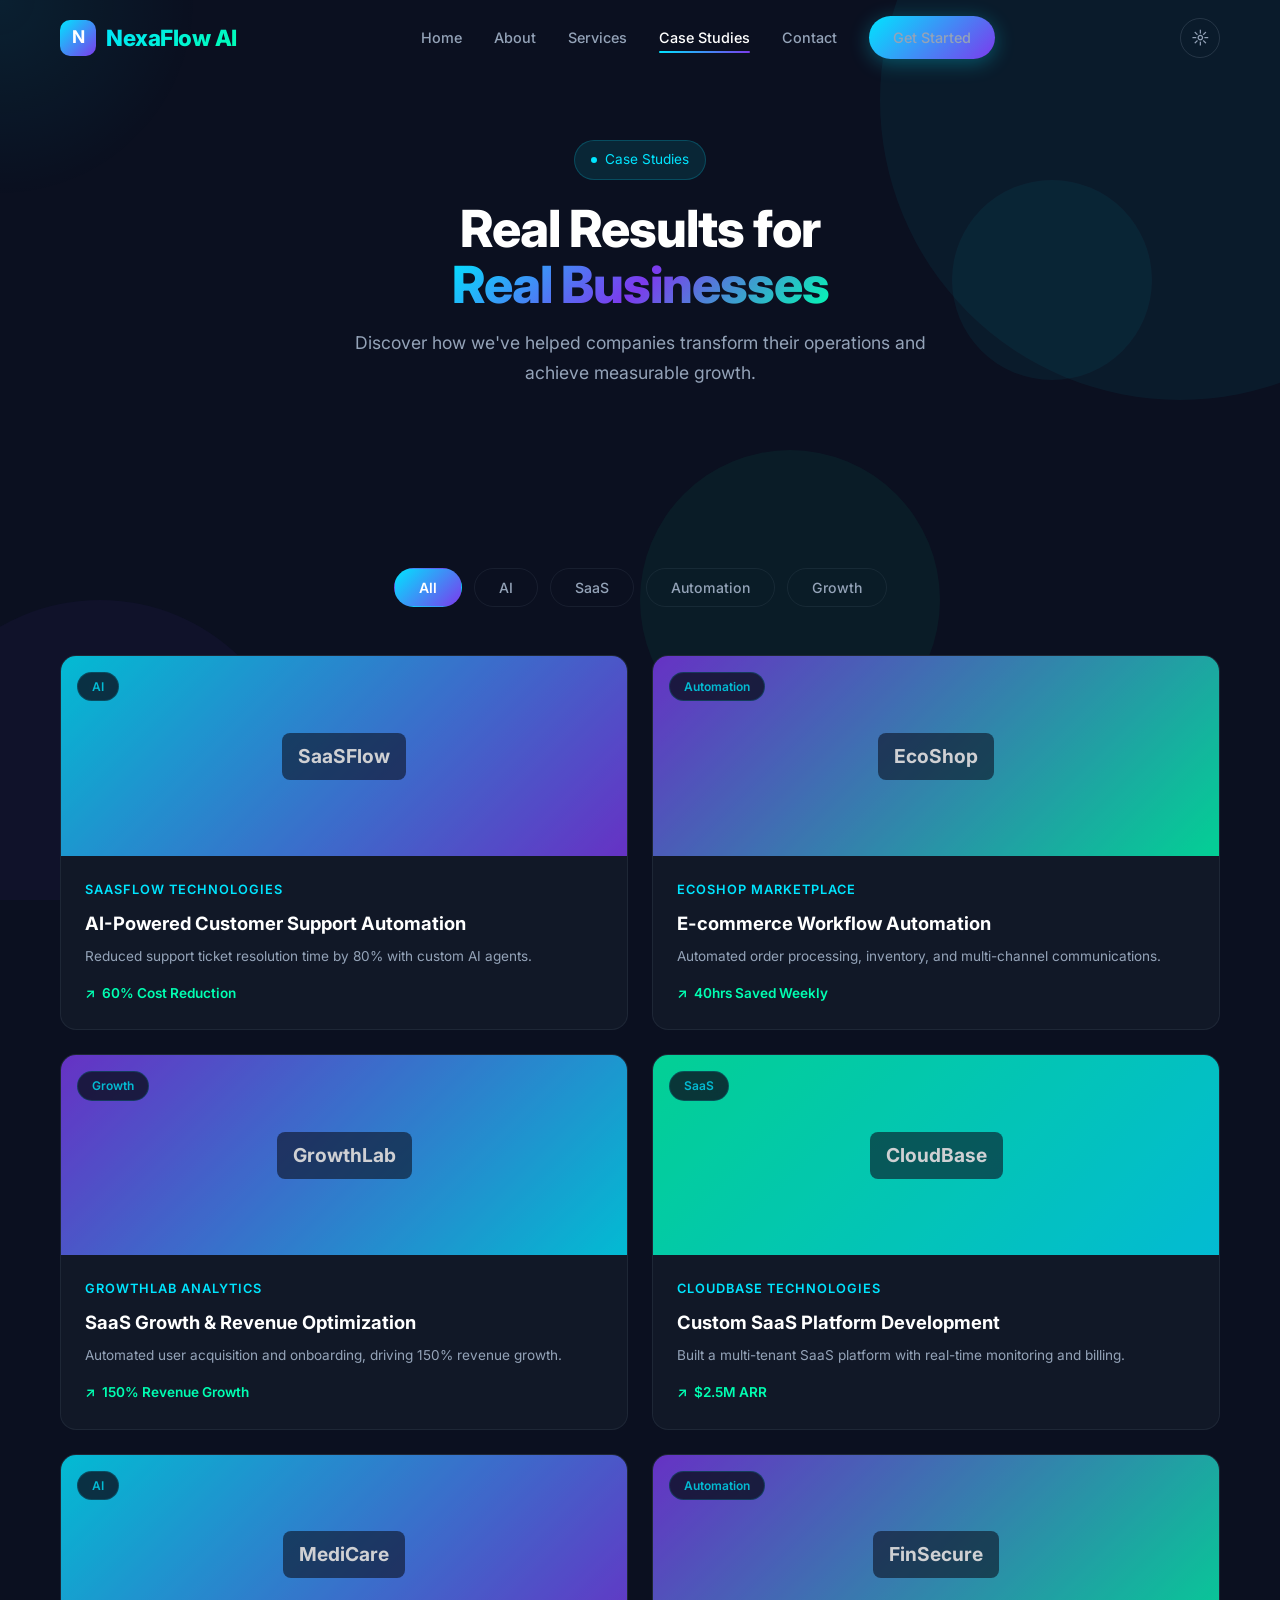
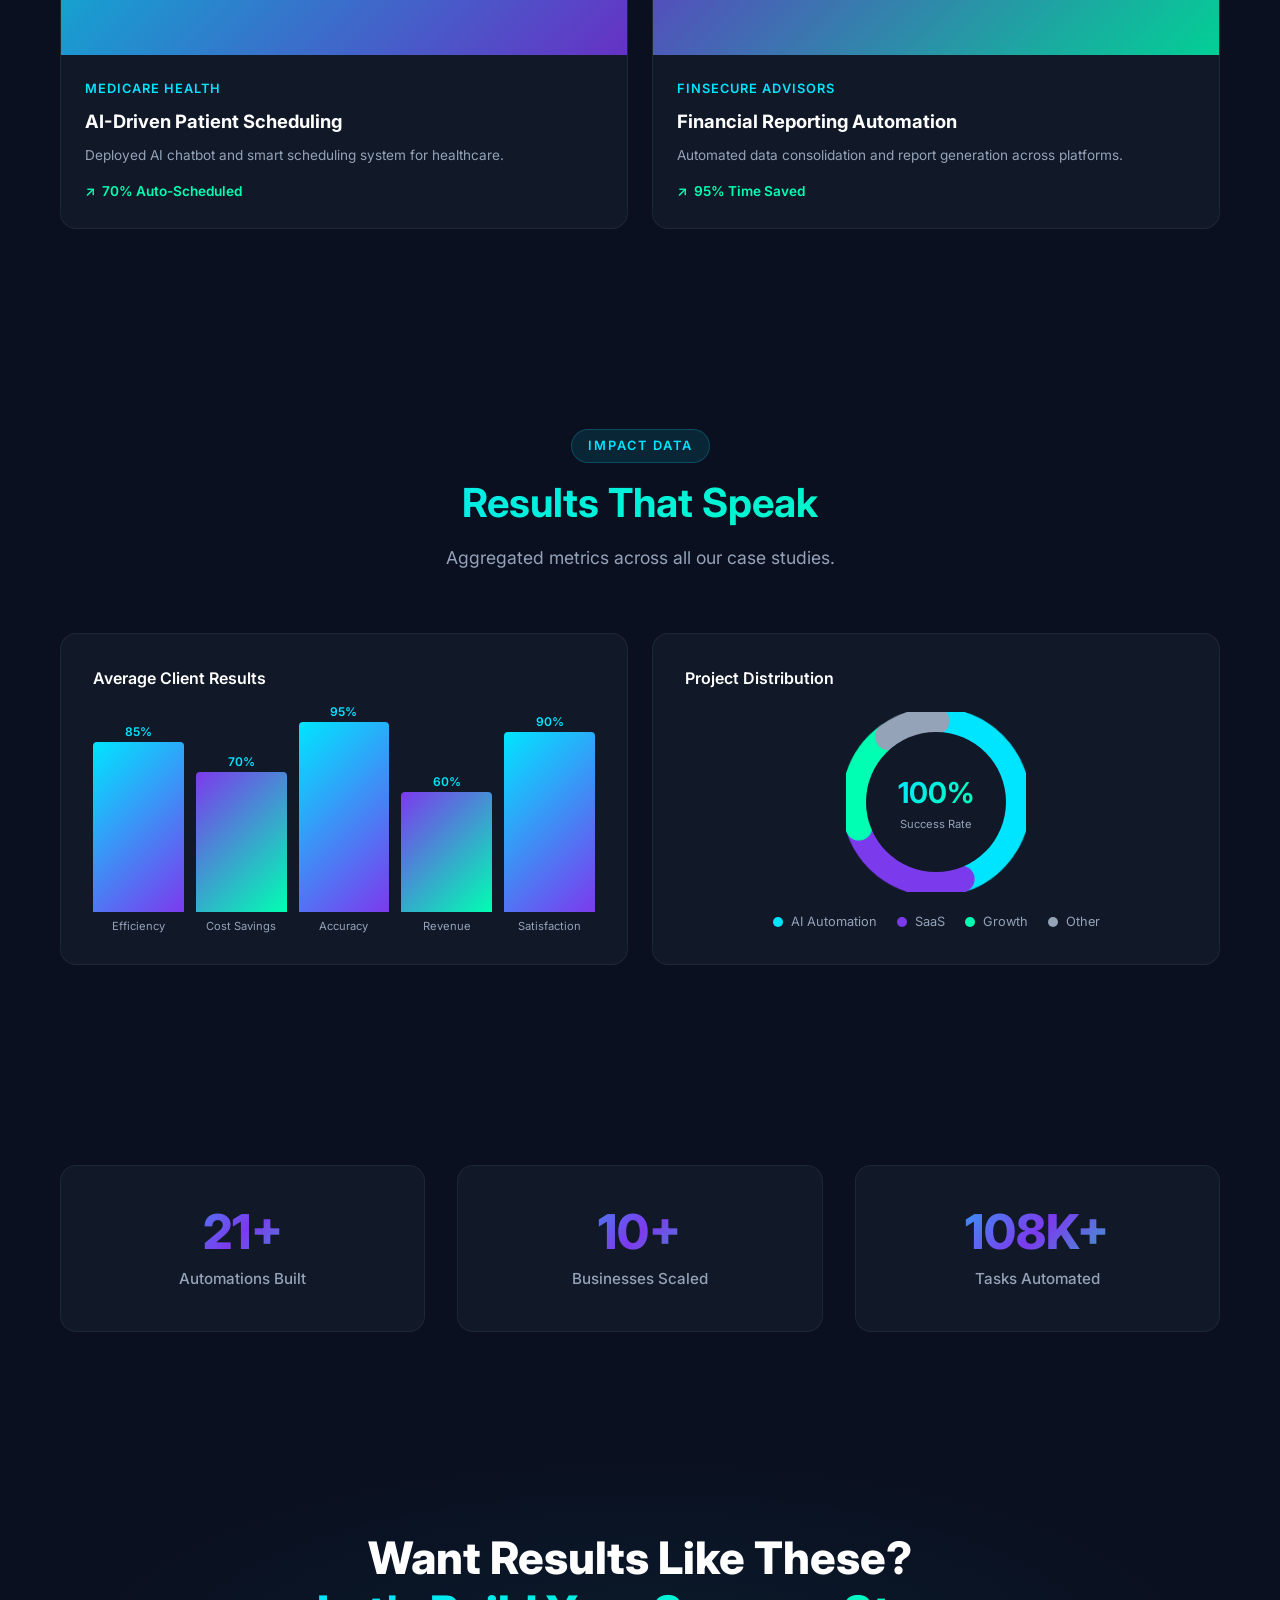
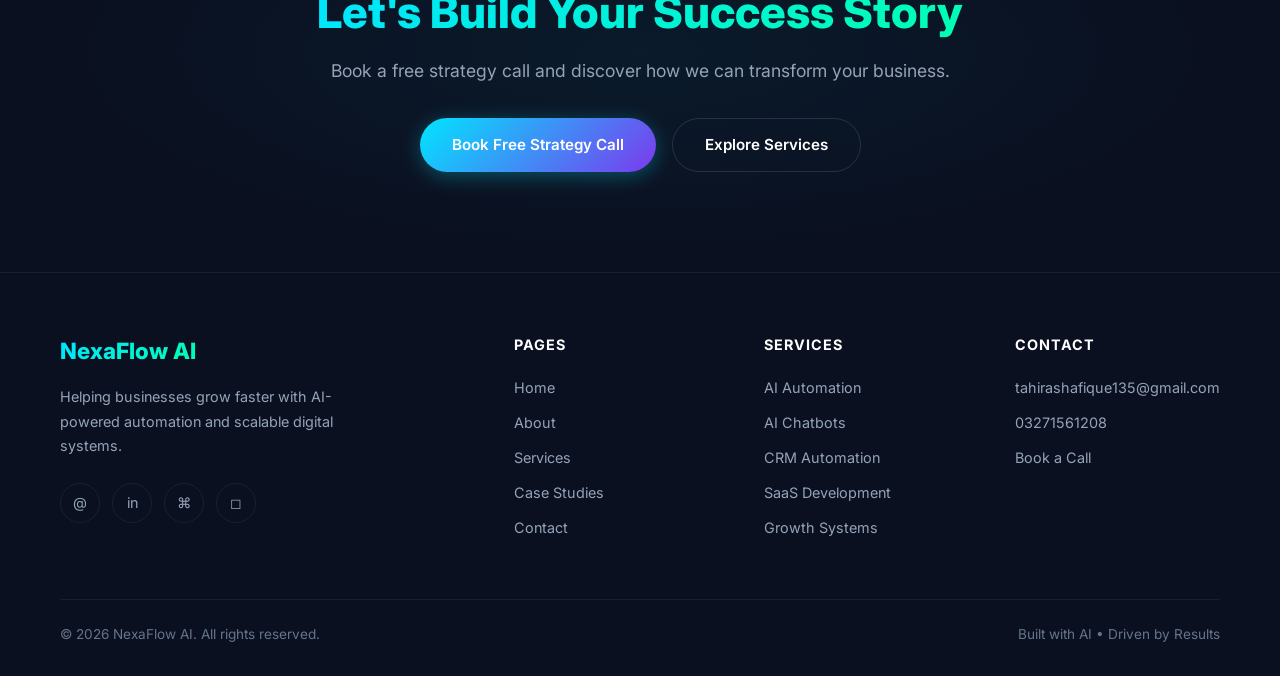
<file: case-studies.html>
<!DOCTYPE html>
<html lang="en">
<head>
  <meta charset="UTF-8">
  <meta name="viewport" content="width=device-width, initial-scale=1.0">
  <meta name="description" content="NexaFlow AI Case Studies - Real results from AI automation and SaaS projects.">
  <title>Case Studies - NexaFlow AI</title>
  <link rel="preconnect" href="https://fonts.googleapis.com">
  <link rel="preconnect" href="https://fonts.gstatic.com" crossorigin>
  <link href="https://fonts.googleapis.com/css2?family=Inter:wght@400;500;600;700;800&family=JetBrains+Mono:wght@500;600&display=swap" rel="stylesheet">
  <link rel="stylesheet" href="assets/css/style.css">
  <link rel="stylesheet" href="assets/css/responsive.css">
</head>
<body>

  <div class="mouse-glow"></div>
  <div class="floating-elements">
    <div class="floating-element"></div>
    <div class="floating-element"></div>
    <div class="floating-element"></div>
    <div class="floating-element"></div>
  </div>

  <!-- ===== NAVBAR ===== -->
  <nav class="navbar" role="navigation" aria-label="Main navigation">
    <div class="container">
      <a href="index.html" class="navbar-logo">
        <div class="logo-icon">N</div>
        <span>NexaFlow AI</span>
      </a>
      <div class="navbar-links">
        <a href="index.html">Home</a>
        <a href="about.html">About</a>
        <a href="services.html">Services</a>
        <a href="case-studies.html" class="active">Case Studies</a>
        <a href="contact.html">Contact</a>
        <a href="contact.html" class="btn btn-primary btn-sm navbar-cta">Get Started</a>
      </div>
      <button class="theme-toggle" aria-label="Toggle theme">&#9790;</button>
      <div class="mobile-toggle" role="button" tabindex="0" aria-label="Toggle navigation menu">
        <span></span><span></span><span></span>
      </div>
    </div>
  </nav>

  <!-- ===== PAGE HERO ===== -->
  <section class="page-hero">
    <div class="container">
      <div class="hero-badge" style="display: inline-flex; margin-bottom: 20px;">
        <span class="badge-dot"></span>
        Case Studies
      </div>
      <h1>Real Results for<br><span>Real Businesses</span></h1>
      <p>Discover how we've helped companies transform their operations and achieve measurable growth.</p>
    </div>
  </section>

  <!-- ===== FILTERABLE CASE STUDIES ===== -->
  <section class="section">
    <div class="container">
      <div class="case-filters reveal">
        <button class="case-filter active" data-filter="all">All</button>
        <button class="case-filter" data-filter="AI">AI</button>
        <button class="case-filter" data-filter="SaaS">SaaS</button>
        <button class="case-filter" data-filter="Automation">Automation</button>
        <button class="case-filter" data-filter="Growth">Growth</button>
      </div>

      <div class="case-studies-grid stagger-children">
        <!-- Case 1 -->
        <div class="case-card" data-category="AI">
          <div class="case-card-image">
            <span style="font-size: 1.2rem; font-weight: 700; background: rgba(11,16,32,0.6); padding: 8px 16px; border-radius: 8px;">SaaSFlow</span>
            <span class="case-card-category">AI</span>
          </div>
          <div class="case-card-body">
            <div class="client-name">SaaSFlow Technologies</div>
            <h3>AI-Powered Customer Support Automation</h3>
            <p>Reduced support ticket resolution time by 80% with custom AI agents.</p>
            <div class="case-result">
              <span>&#8599;</span> 60% Cost Reduction
            </div>
          </div>
        </div>

        <!-- Case 2 -->
        <div class="case-card" data-category="Automation">
          <div class="case-card-image">
            <span style="font-size: 1.2rem; font-weight: 700; background: rgba(11,16,32,0.6); padding: 8px 16px; border-radius: 8px;">EcoShop</span>
            <span class="case-card-category">Automation</span>
          </div>
          <div class="case-card-body">
            <div class="client-name">EcoShop Marketplace</div>
            <h3>E-commerce Workflow Automation</h3>
            <p>Automated order processing, inventory, and multi-channel communications.</p>
            <div class="case-result">
              <span>&#8599;</span> 40hrs Saved Weekly
            </div>
          </div>
        </div>

        <!-- Case 3 -->
        <div class="case-card" data-category="Growth">
          <div class="case-card-image">
            <span style="font-size: 1.2rem; font-weight: 700; background: rgba(11,16,32,0.6); padding: 8px 16px; border-radius: 8px;">GrowthLab</span>
            <span class="case-card-category">Growth</span>
          </div>
          <div class="case-card-body">
            <div class="client-name">GrowthLab Analytics</div>
            <h3>SaaS Growth & Revenue Optimization</h3>
            <p>Automated user acquisition and onboarding, driving 150% revenue growth.</p>
            <div class="case-result">
              <span>&#8599;</span> 150% Revenue Growth
            </div>
          </div>
        </div>

        <!-- Case 4 -->
        <div class="case-card" data-category="SaaS">
          <div class="case-card-image">
            <span style="font-size: 1.2rem; font-weight: 700; background: rgba(11,16,32,0.6); padding: 8px 16px; border-radius: 8px;">CloudBase</span>
            <span class="case-card-category">SaaS</span>
          </div>
          <div class="case-card-body">
            <div class="client-name">CloudBase Technologies</div>
            <h3>Custom SaaS Platform Development</h3>
            <p>Built a multi-tenant SaaS platform with real-time monitoring and billing.</p>
            <div class="case-result">
              <span>&#8599;</span> $2.5M ARR
            </div>
          </div>
        </div>

        <!-- Case 5 -->
        <div class="case-card" data-category="AI">
          <div class="case-card-image">
            <span style="font-size: 1.2rem; font-weight: 700; background: rgba(11,16,32,0.6); padding: 8px 16px; border-radius: 8px;">MediCare</span>
            <span class="case-card-category">AI</span>
          </div>
          <div class="case-card-body">
            <div class="client-name">MediCare Health</div>
            <h3>AI-Driven Patient Scheduling</h3>
            <p>Deployed AI chatbot and smart scheduling system for healthcare.</p>
            <div class="case-result">
              <span>&#8599;</span> 70% Auto-Scheduled
            </div>
          </div>
        </div>

        <!-- Case 6 -->
        <div class="case-card" data-category="Automation">
          <div class="case-card-image">
            <span style="font-size: 1.2rem; font-weight: 700; background: rgba(11,16,32,0.6); padding: 8px 16px; border-radius: 8px;">FinSecure</span>
            <span class="case-card-category">Automation</span>
          </div>
          <div class="case-card-body">
            <div class="client-name">FinSecure Advisors</div>
            <h3>Financial Reporting Automation</h3>
            <p>Automated data consolidation and report generation across platforms.</p>
            <div class="case-result">
              <span>&#8599;</span> 95% Time Saved
            </div>
          </div>
        </div>
      </div>
    </div>
  </section>

  <!-- ===== ANALYTICS SECTION ===== -->
  <section class="section">
    <div class="container">
      <div class="section-header reveal">
        <span class="section-label">Impact Data</span>
        <h2 class="section-title">Results That Speak</h2>
        <p class="section-subtitle">Aggregated metrics across all our case studies.</p>
      </div>
      <div class="analytics-grid reveal">
        <div class="analytics-chart">
          <h4>Average Client Results</h4>
          <div class="chart-container">
            <div class="bar" data-height="85%"><span class="bar-value">85%</span><span class="bar-label">Efficiency</span></div>
            <div class="bar" data-height="70%" style="background: var(--gradient-2);"><span class="bar-value">70%</span><span class="bar-label">Cost Savings</span></div>
            <div class="bar" data-height="95%"><span class="bar-value">95%</span><span class="bar-label">Accuracy</span></div>
            <div class="bar" data-height="60%" style="background: var(--gradient-2);"><span class="bar-value">60%</span><span class="bar-label">Revenue</span></div>
            <div class="bar" data-height="90%"><span class="bar-value">90%</span><span class="bar-label">Satisfaction</span></div>
          </div>
        </div>
        <div class="analytics-chart" style="display: flex; flex-direction: column; align-items: center; justify-content: center;">
          <h4 style="width: 100%;">Project Distribution</h4>
          <div class="doughnut-chart">
            <canvas id="doughnutCanvas" width="200" height="200"></canvas>
            <div class="doughnut-center">
              <span>100%</span>
              <small>Success Rate</small>
            </div>
          </div>
          <div class="chart-legend">
            <div class="chart-legend-item">
              <span class="chart-legend-dot" style="background: #00E5FF;"></span>
              AI Automation
            </div>
            <div class="chart-legend-item">
              <span class="chart-legend-dot" style="background: #7C3AED;"></span>
              SaaS
            </div>
            <div class="chart-legend-item">
              <span class="chart-legend-dot" style="background: #00FFB2;"></span>
              Growth
            </div>
            <div class="chart-legend-item">
              <span class="chart-legend-dot" style="background: #94A3B8;"></span>
              Other
            </div>
          </div>
        </div>
      </div>
    </div>
  </section>

  <!-- ===== STATISTICS ===== -->
  <section class="section">
    <div class="container">
      <div class="stats-grid stagger-children">
        <div class="stat-item">
          <div class="stat-number">100+</div>
          <div class="stat-label">Automations Built</div>
        </div>
        <div class="stat-item">
          <div class="stat-number">50+</div>
          <div class="stat-label">Businesses Scaled</div>
        </div>
        <div class="stat-item">
          <div class="stat-number">500K+</div>
          <div class="stat-label">Tasks Automated</div>
        </div>
      </div>
    </div>
  </section>

  <!-- ===== MODAL ===== -->
  <div class="modal-overlay" id="caseModal">
    <div class="modal-content">
      <button class="modal-close" aria-label="Close modal">&times;</button>
      <span class="modal-category" id="modalCategory">AI</span>
      <h2 id="modalTitle">AI-Powered Customer Support Automation</h2>
      <p class="modal-client" id="modalClient">SaaSFlow Technologies</p>
      <div class="modal-section">
        <h4>The Challenge</h4>
        <p id="modalChallenge">Loading...</p>
      </div>
      <div class="modal-section">
        <h4>Our Solution</h4>
        <p id="modalSolution">Loading...</p>
      </div>
      <div class="modal-results" id="modalResults">
        <div class="modal-result-item">
          <h5>80%</h5>
          <p>Automation Rate</p>
        </div>
        <div class="modal-result-item">
          <h5>3x</h5>
          <p>Faster Response</p>
        </div>
        <div class="modal-result-item">
          <h5>60%</h5>
          <p>Cost Reduction</p>
        </div>
      </div>
    </div>
  </div>

  <!-- ===== CTA ===== -->
  <section class="cta-section">
    <div class="container">
      <div class="cta-content reveal">
        <h2>Want Results Like These?<br><span>Let's Build Your Success Story</span></h2>
        <p>Book a free strategy call and discover how we can transform your business.</p>
        <div class="cta-buttons">
          <a href="contact.html" class="btn btn-primary">Book Free Strategy Call</a>
          <a href="services.html" class="btn btn-secondary">Explore Services</a>
        </div>
      </div>
    </div>
  </section>

  <!-- ===== FOOTER ===== -->
  <footer class="footer">
    <div class="container">
      <div class="footer-grid">
        <div class="footer-brand">
          <h3><span>NexaFlow AI</span></h3>
          <p>Helping businesses grow faster with AI-powered automation and scalable digital systems.</p>
          <div class="footer-social">
            <a href="mailto:tahirashafique135@gmail.com" aria-label="Email">@</a>
            <a href="https://www.linkedin.com/in/frontend-developer-277151376" target="_blank" aria-label="LinkedIn">in</a>
            <a href="https://github.com/Tahirainfo308-arch" target="_blank" aria-label="GitHub">⌘</a>
            <a href="https://www.instagram.com/codewithnoor" target="_blank" aria-label="Instagram">◻</a>
          </div>
        </div>
        <div class="footer-column">
          <h4>Pages</h4>
          <a href="index.html">Home</a>
          <a href="about.html">About</a>
          <a href="services.html">Services</a>
          <a href="case-studies.html">Case Studies</a>
          <a href="contact.html">Contact</a>
        </div>
        <div class="footer-column">
          <h4>Services</h4>
          <a href="services.html">AI Automation</a>
          <a href="services.html">AI Chatbots</a>
          <a href="services.html">CRM Automation</a>
          <a href="services.html">SaaS Development</a>
          <a href="services.html">Growth Systems</a>
        </div>
        <div class="footer-column">
          <h4>Contact</h4>
          <a href="mailto:tahirashafique135@gmail.com">tahirashafique135@gmail.com</a>
          <a href="tel:03271561208">03271561208</a>
          <a href="contact.html">Book a Call</a>
        </div>
      </div>
      <div class="footer-bottom">
        <span>&copy; 2026 NexaFlow AI. All rights reserved.</span>
        <span>Built with AI &bullet; Driven by Results</span>
      </div>
    </div>
  </footer>

  <script src="assets/js/main.js"></script>
</body>
</html>
</file>
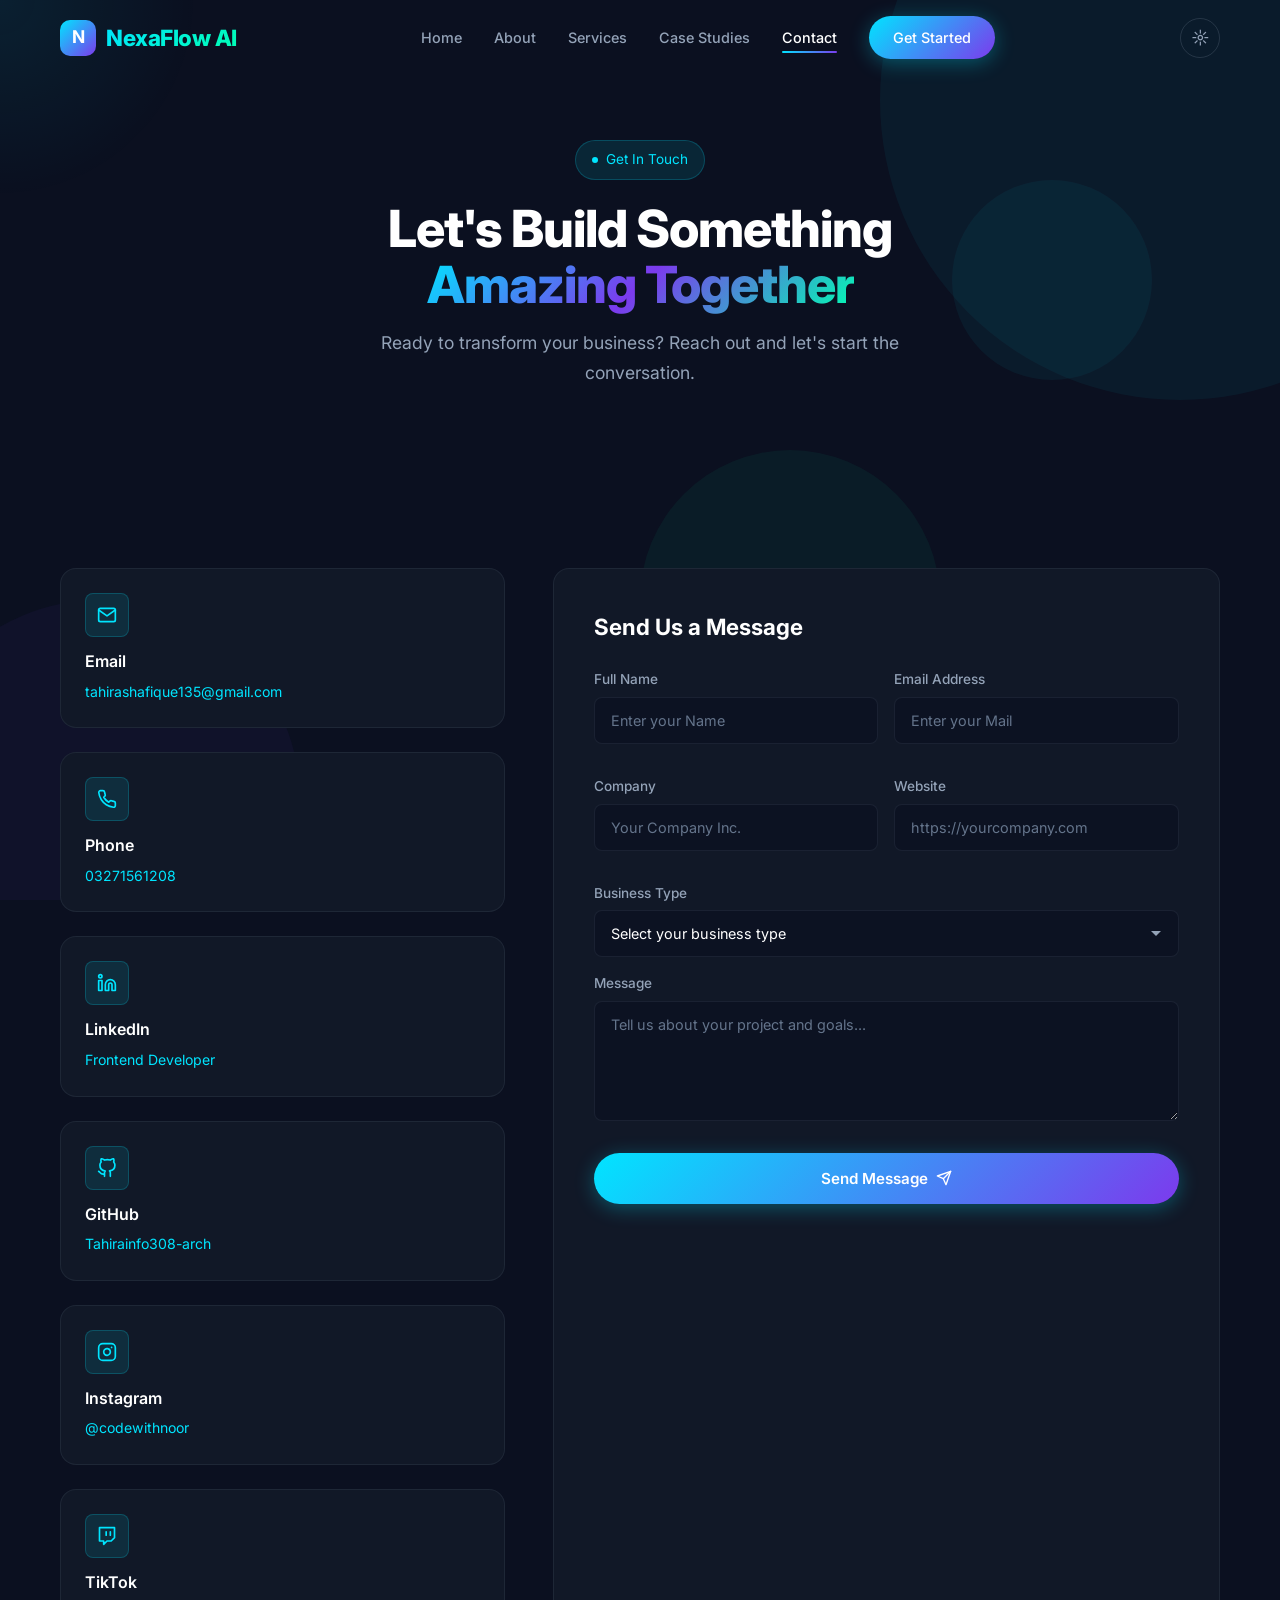
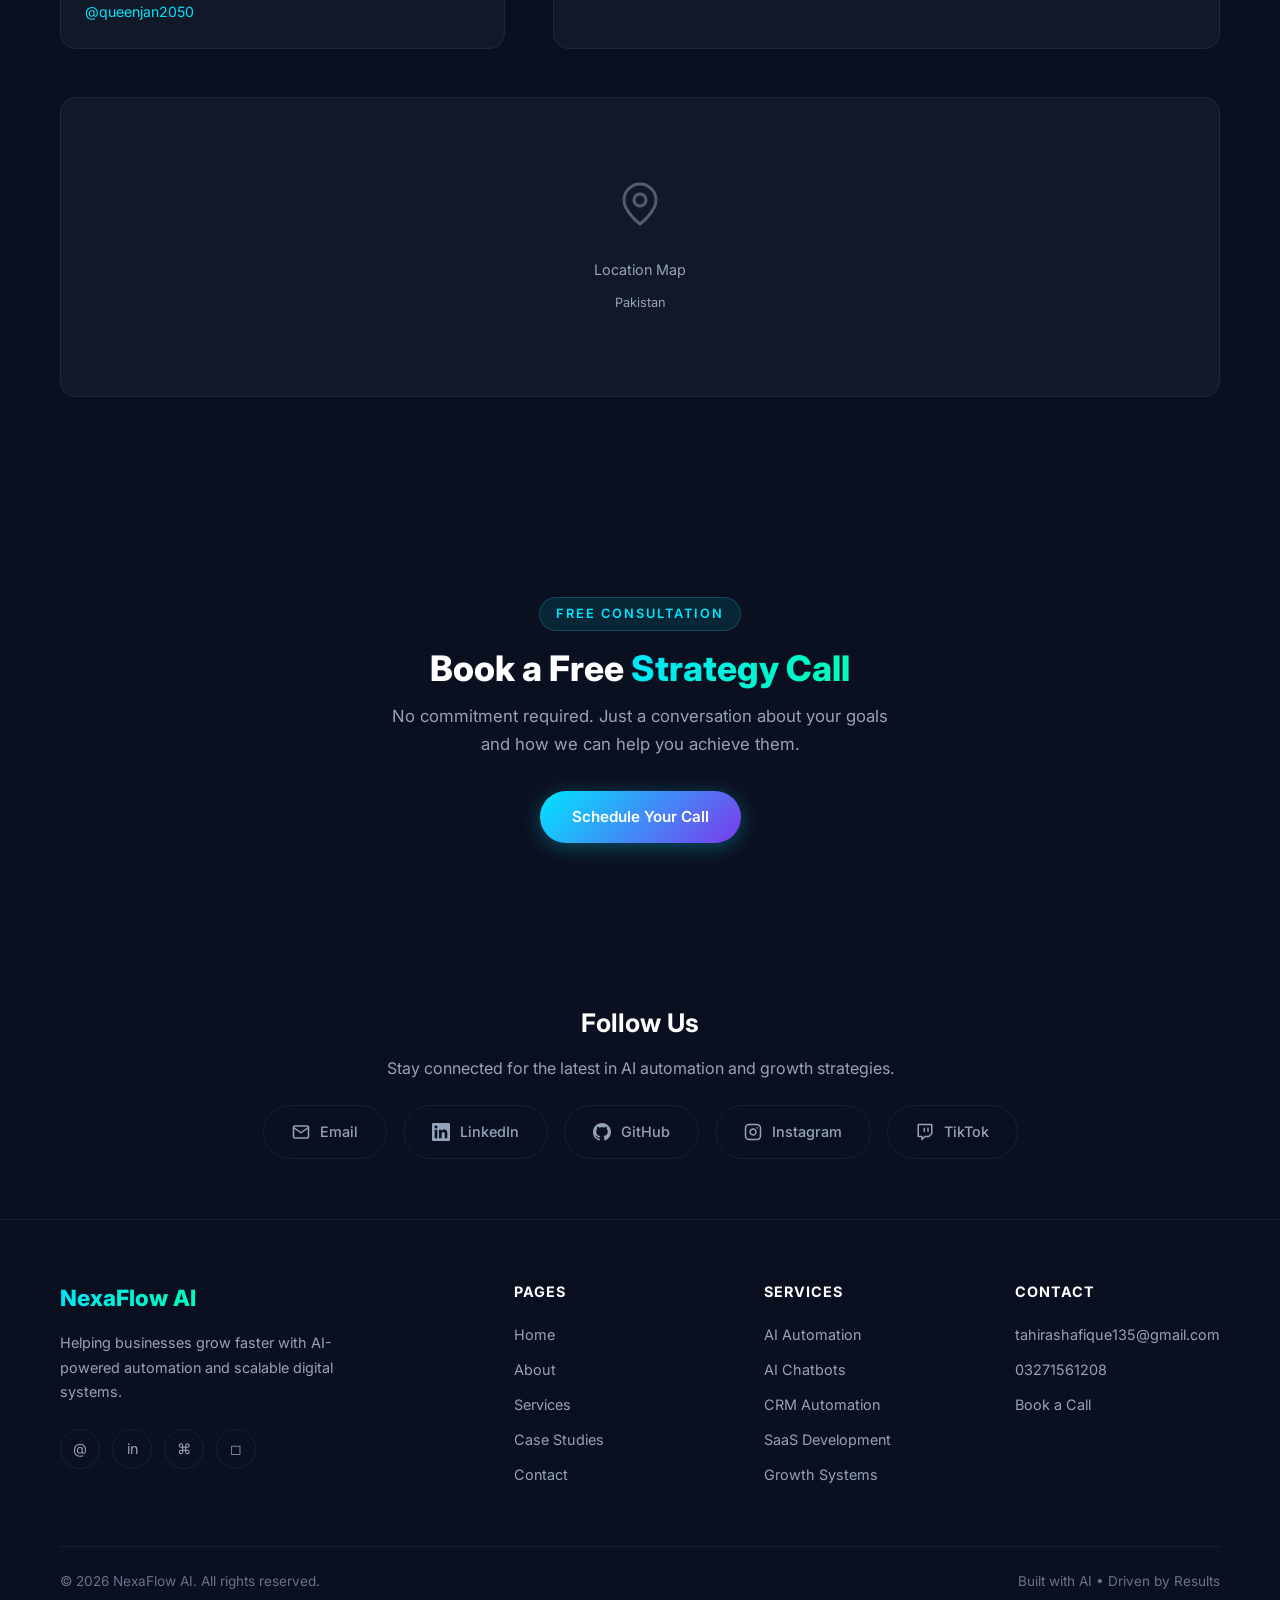
<file: contact.html>
<!DOCTYPE html>
<html lang="en">
<head>
  <meta charset="UTF-8">
  <meta name="viewport" content="width=device-width, initial-scale=1.0">
  <meta name="description" content="Contact NexaFlow AI - Book a free strategy call or get in touch with our team.">
  <title>Contact - NexaFlow AI</title>
  <link rel="preconnect" href="https://fonts.googleapis.com">
  <link rel="preconnect" href="https://fonts.gstatic.com" crossorigin>
  <link href="https://fonts.googleapis.com/css2?family=Inter:wght@400;500;600;700;800&family=JetBrains+Mono:wght@500;600&display=swap" rel="stylesheet">
  <link rel="stylesheet" href="assets/css/style.css">
  <link rel="stylesheet" href="assets/css/responsive.css">
</head>
<body>

  <div class="mouse-glow"></div>
  <div class="floating-elements">
    <div class="floating-element"></div>
    <div class="floating-element"></div>
    <div class="floating-element"></div>
    <div class="floating-element"></div>
  </div>

  <!-- ===== NAVBAR ===== -->
  <nav class="navbar" role="navigation" aria-label="Main navigation">
    <div class="container">
      <a href="index.html" class="navbar-logo">
        <div class="logo-icon">N</div>
        <span>NexaFlow AI</span>
      </a>
      <div class="navbar-links">
        <a href="index.html">Home</a>
        <a href="about.html">About</a>
        <a href="services.html">Services</a>
        <a href="case-studies.html">Case Studies</a>
        <a href="contact.html" class="active">Contact</a>
        <a href="contact.html" class="btn btn-primary btn-sm navbar-cta">Get Started</a>
      </div>
      <button class="theme-toggle" aria-label="Toggle theme">&#9790;</button>
      <div class="mobile-toggle" role="button" tabindex="0" aria-label="Toggle navigation menu">
        <span></span><span></span><span></span>
      </div>
    </div>
  </nav>

  <!-- ===== PAGE HERO ===== -->
  <section class="page-hero">
    <div class="container">
      <div class="hero-badge" style="display: inline-flex; margin-bottom: 20px;">
        <span class="badge-dot"></span>
        Get In Touch
      </div>
      <h1>Let's Build Something<br><span>Amazing Together</span></h1>
      <p>Ready to transform your business? Reach out and let's start the conversation.</p>
    </div>
  </section>

  <!-- ===== CONTACT SECTION ===== -->
  <section class="section">
    <div class="container">
      <div class="contact-grid">
        <div class="contact-info reveal-left">
          <div class="contact-info-card">
            <div class="contact-icon">
              <svg width="20" height="20" viewBox="0 0 24 24" fill="none" stroke="currentColor" stroke-width="2" stroke-linecap="round" stroke-linejoin="round"><path d="M4 4h16c1.1 0 2 .9 2 2v12c0 1.1-.9 2-2 2H4c-1.1 0-2-.9-2-2V6c0-1.1.9-2 2-2z"/><polyline points="22,6 12,13 2,6"/></svg>
            </div>
            <h4>Email</h4>
            <p><a href="mailto:tahirashafique135@gmail.com">tahirashafique135@gmail.com</a></p>
          </div>

          <div class="contact-info-card">
            <div class="contact-icon">
              <svg width="20" height="20" viewBox="0 0 24 24" fill="none" stroke="currentColor" stroke-width="2" stroke-linecap="round" stroke-linejoin="round"><path d="M22 16.92v3a2 2 0 0 1-2.18 2 19.79 19.79 0 0 1-8.63-3.07 19.5 19.5 0 0 1-6-6 19.79 19.79 0 0 1-3.07-8.67A2 2 0 0 1 4.11 2h3a2 2 0 0 1 2 1.72 12.84 12.84 0 0 0 .7 2.81 2 2 0 0 1-.45 2.11L8.09 9.91a16 16 0 0 0 6 6l1.27-1.27a2 2 0 0 1 2.11-.45 12.84 12.84 0 0 0 2.81.7A2 2 0 0 1 22 16.92z"/></svg>
            </div>
            <h4>Phone</h4>
            <p><a href="tel:03271561208">03271561208</a></p>
          </div>

          <div class="contact-info-card">
            <div class="contact-icon">
              <svg width="20" height="20" viewBox="0 0 24 24" fill="none" stroke="currentColor" stroke-width="2" stroke-linecap="round" stroke-linejoin="round"><path d="M16 8a6 6 0 0 1 6 6v7h-4v-7a2 2 0 0 0-2-2 2 2 0 0 0-2 2v7h-4v-7a6 6 0 0 1 6-6z"/><rect x="2" y="9" width="4" height="12"/><circle cx="4" cy="4" r="2"/></svg>
            </div>
            <h4>LinkedIn</h4>
            <p><a href="https://www.linkedin.com/in/frontend-developer-277151376" target="_blank" rel="noopener noreferrer">Frontend Developer</a></p>
          </div>

          <div class="contact-info-card">
            <div class="contact-icon">
              <svg width="20" height="20" viewBox="0 0 24 24" fill="none" stroke="currentColor" stroke-width="2" stroke-linecap="round" stroke-linejoin="round"><path d="M9 19c-5 1.5-5-2.5-7-3m14 6v-3.87a3.37 3.37 0 0 0-.94-2.61c3.14-.35 6.44-1.54 6.44-7A5.44 5.44 0 0 0 20 4.77 5.07 5.07 0 0 0 19.91 1S18.73.65 16 2.48a13.38 13.38 0 0 0-7 0C6.27.65 5.09 1 5.09 1A5.07 5.07 0 0 0 5 4.77a5.44 5.44 0 0 0-1.5 3.78c0 5.42 3.3 6.61 6.44 7A3.37 3.37 0 0 0 9 18.13V22"/></svg>
            </div>
            <h4>GitHub</h4>
            <p><a href="https://github.com/Tahirainfo308-arch" target="_blank" rel="noopener noreferrer">Tahirainfo308-arch</a></p>
          </div>

          <div class="contact-info-card">
            <div class="contact-icon">
              <svg width="20" height="20" viewBox="0 0 24 24" fill="none" stroke="currentColor" stroke-width="2" stroke-linecap="round" stroke-linejoin="round"><rect x="2" y="2" width="20" height="20" rx="5" ry="5"/><path d="M16 11.37A4 4 0 1 1 12.63 8 4 4 0 0 1 16 11.37z"/><line x1="17.5" y1="6.5" x2="17.51" y2="6.5"/></svg>
            </div>
            <h4>Instagram</h4>
            <p><a href="https://www.instagram.com/codewithnoor" target="_blank" rel="noopener noreferrer">@codewithnoor</a></p>
          </div>

          <div class="contact-info-card">
            <div class="contact-icon">
              <svg width="20" height="20" viewBox="0 0 24 24" fill="none" stroke="currentColor" stroke-width="2" stroke-linecap="round" stroke-linejoin="round"><path d="M21 2H3v16h5v4l4-4h5l4-4V2zm-10 9V7m5 4V7"/></svg>
            </div>
            <h4>TikTok</h4>
            <p><a href="https://tiktok.com/@queenjan2050" target="_blank" rel="noopener noreferrer">@queenjan2050</a></p>
          </div>
        </div>

        <div class="contact-form reveal-right">
          <h3>Send Us a Message</h3>
          <form action="https://formspree.io/f/xaqgqynl" method="POST">
            <div class="form-row">
              <div class="form-group">
                <label for="name">Full Name</label>
                <input type="text" id="name" name="name" placeholder="Enter your Name" required>
              </div>
              <div class="form-group">
                <label for="email">Email Address</label>
                <input type="email" id="email" name="email" placeholder="Enter your Mail" required>
              </div>
            </div>
            <div class="form-row">
              <div class="form-group">
                <label for="company">Company</label>
                <input type="text" id="company" name="company" placeholder="Your Company Inc.">
              </div>
              <div class="form-group">
                <label for="website">Website</label>
                <input type="url" id="website" name="website" placeholder="https://yourcompany.com">
              </div>
            </div>
            <div class="form-group">
              <label for="business-type">Business Type</label>
              <select id="business-type" name="business-type" required>
                <option value="">Select your business type</option>
                <option value="saas">SaaS Startup</option>
                <option value="ecommerce">E-commerce</option>
                <option value="agency">Digital Agency</option>
                <option value="service">Service-Based Business</option>
                <option value="tech">Tech Company</option>
                <option value="other">Other</option>
              </select>
            </div>
            <div class="form-group">
              <label for="message">Message</label>
              <textarea id="message" name="message" placeholder="Tell us about your project and goals..." required></textarea>
            </div>
            <button type="submit" class="btn btn-primary form-submit">
              Send Message
              <svg width="16" height="16" viewBox="0 0 24 24" fill="none" stroke="currentColor" stroke-width="2" stroke-linecap="round" stroke-linejoin="round"><line x1="22" y1="2" x2="11" y2="13"/><polygon points="22 2 15 22 11 13 2 9 22 2"/></svg>
            </button>
          </form>
        </div>
      </div>

      <!-- Map Placeholder -->
      <div class="map-placeholder reveal">
        <div class="map-icon">
          <svg width="48" height="48" viewBox="0 0 24 24" fill="none" stroke="currentColor" stroke-width="1.5" stroke-linecap="round" stroke-linejoin="round"><path d="M20 10c0 6-8 12-8 12s-8-6-8-12a8 8 0 0 1 16 0Z"/><circle cx="12" cy="10" r="3"/></svg>
        </div>
        <p>Location Map</p>
        <p style="font-size: 0.8rem;">Pakistan</p>
      </div>
    </div>
  </section>

  <!-- ===== SCHEDULE CTA ===== -->
  <section class="section">
    <div class="container">
      <div class="cta-content reveal" style="text-align: center;">
        <span class="section-label">Free Consultation</span>
        <h2 style="font-size: 2.2rem; font-weight: 800; margin-bottom: 12px;">Book a Free <span style="background: var(--gradient-text); -webkit-background-clip: text; -webkit-text-fill-color: transparent; background-clip: text;">Strategy Call</span></h2>
        <p style="font-size: 1.05rem; color: var(--text-muted); max-width: 500px; margin: 0 auto 32px;">No commitment required. Just a conversation about your goals and how we can help you achieve them.</p>
        <div class="cta-buttons" style="justify-content: center;">
          <a href="https://calendly.com" target="_blank" rel="noopener noreferrer" class="btn btn-primary">Schedule Your Call</a>
        </div>
      </div>
    </div>
  </section>

  <!-- ===== SOCIAL SECTION ===== -->
  <section class="social-section">
    <div class="container">
      <h3>Follow Us</h3>
      <p>Stay connected for the latest in AI automation and growth strategies.</p>
      <div class="social-links-large reveal">
        <a href="mailto:tahirashafique135@gmail.com" class="social-link-large">
          <svg width="18" height="18" viewBox="0 0 24 24" fill="none" stroke="currentColor" stroke-width="2" stroke-linecap="round" stroke-linejoin="round"><path d="M4 4h16c1.1 0 2 .9 2 2v12c0 1.1-.9 2-2 2H4c-1.1 0-2-.9-2-2V6c0-1.1.9-2 2-2z"/><polyline points="22,6 12,13 2,6"/></svg>
          Email
        </a>
        <a href="https://www.linkedin.com/in/frontend-developer-277151376" target="_blank" rel="noopener noreferrer" class="social-link-large">
          <svg width="18" height="18" viewBox="0 0 24 24" fill="currentColor"><path d="M20.447 20.452h-3.554v-5.569c0-1.328-.027-3.037-1.852-3.037-1.853 0-2.136 1.445-2.136 2.939v5.667H9.351V9h3.414v1.561h.046c.477-.9 1.637-1.85 3.37-1.85 3.601 0 4.267 2.37 4.267 5.455v6.286zM5.337 7.433c-1.144 0-2.063-.926-2.063-2.065 0-1.138.92-2.063 2.063-2.063 1.14 0 2.064.925 2.064 2.063 0 1.139-.925 2.065-2.064 2.065zm1.782 13.019H3.555V9h3.564v11.452zM22.225 0H1.771C.792 0 0 .774 0 1.729v20.542C0 23.227.792 24 1.771 24h20.451C23.2 24 24 23.227 24 22.271V1.729C24 .774 23.2 0 22.222 0h.003z"/></svg>
          LinkedIn
        </a>
        <a href="https://github.com/Tahirainfo308-arch" target="_blank" rel="noopener noreferrer" class="social-link-large">
          <svg width="18" height="18" viewBox="0 0 24 24" fill="currentColor"><path d="M12 0c-6.626 0-12 5.373-12 12 0 5.302 3.438 9.8 8.207 11.387.599.111.793-.261.793-.577v-2.234c-3.338.726-4.033-1.416-4.033-1.416-.546-1.387-1.333-1.756-1.333-1.756-1.089-.745.083-.729.083-.729 1.205.084 1.839 1.237 1.839 1.237 1.07 1.834 2.807 1.304 3.492.997.107-.775.418-1.305.762-1.604-2.665-.305-5.467-1.334-5.467-5.931 0-1.311.469-2.381 1.236-3.221-.124-.303-.535-1.524.117-3.176 0 0 1.008-.322 3.301 1.23.957-.266 1.983-.399 3.003-.404 1.02.005 2.047.138 3.006.404 2.291-1.552 3.297-1.23 3.297-1.23.653 1.653.242 2.874.118 3.176.77.84 1.235 1.911 1.235 3.221 0 4.609-2.807 5.624-5.479 5.921.43.372.823 1.102.823 2.222v3.293c0 .319.192.694.801.576 4.765-1.589 8.199-6.086 8.199-11.386 0-6.627-5.373-12-12-12z"/></svg>
          GitHub
        </a>
        <a href="https://www.instagram.com/codewithnoor" target="_blank" rel="noopener noreferrer" class="social-link-large">
          <svg width="18" height="18" viewBox="0 0 24 24" fill="none" stroke="currentColor" stroke-width="2" stroke-linecap="round" stroke-linejoin="round"><rect x="2" y="2" width="20" height="20" rx="5" ry="5"/><path d="M16 11.37A4 4 0 1 1 12.63 8 4 4 0 0 1 16 11.37z"/><line x1="17.5" y1="6.5" x2="17.51" y2="6.5"/></svg>
          Instagram
        </a>
        <a href="https://tiktok.com/@queenjan2050" target="_blank" rel="noopener noreferrer" class="social-link-large">
          <svg width="18" height="18" viewBox="0 0 24 24" fill="none" stroke="currentColor" stroke-width="2" stroke-linecap="round" stroke-linejoin="round"><path d="M21 2H3v16h5v4l4-4h5l4-4V2zm-10 9V7m5 4V7"/></svg>
          TikTok
        </a>
      </div>
    </div>
  </section>

  <!-- ===== FOOTER ===== -->
  <footer class="footer">
    <div class="container">
      <div class="footer-grid">
        <div class="footer-brand">
          <h3><span>NexaFlow AI</span></h3>
          <p>Helping businesses grow faster with AI-powered automation and scalable digital systems.</p>
          <div class="footer-social">
            <a href="mailto:tahirashafique135@gmail.com" aria-label="Email">@</a>
            <a href="https://www.linkedin.com/in/frontend-developer-277151376" target="_blank" aria-label="LinkedIn">in</a>
            <a href="https://github.com/Tahirainfo308-arch" target="_blank" aria-label="GitHub">⌘</a>
            <a href="https://www.instagram.com/codewithnoor" target="_blank" aria-label="Instagram">◻</a>
          </div>
        </div>
        <div class="footer-column">
          <h4>Pages</h4>
          <a href="index.html">Home</a>
          <a href="about.html">About</a>
          <a href="services.html">Services</a>
          <a href="case-studies.html">Case Studies</a>
          <a href="contact.html">Contact</a>
        </div>
        <div class="footer-column">
          <h4>Services</h4>
          <a href="services.html">AI Automation</a>
          <a href="services.html">AI Chatbots</a>
          <a href="services.html">CRM Automation</a>
          <a href="services.html">SaaS Development</a>
          <a href="services.html">Growth Systems</a>
        </div>
        <div class="footer-column">
          <h4>Contact</h4>
          <a href="mailto:tahirashafique135@gmail.com">tahirashafique135@gmail.com</a>
          <a href="tel:03271561208">03271561208</a>
          <a href="contact.html">Book a Call</a>
        </div>
      </div>
      <div class="footer-bottom">
        <span>&copy; 2026 NexaFlow AI. All rights reserved.</span>
        <span>Built with AI &bullet; Driven by Results</span>
      </div>
    </div>
  </footer>

  <script src="assets/js/main.js"></script>
</body>
</html>
</file>
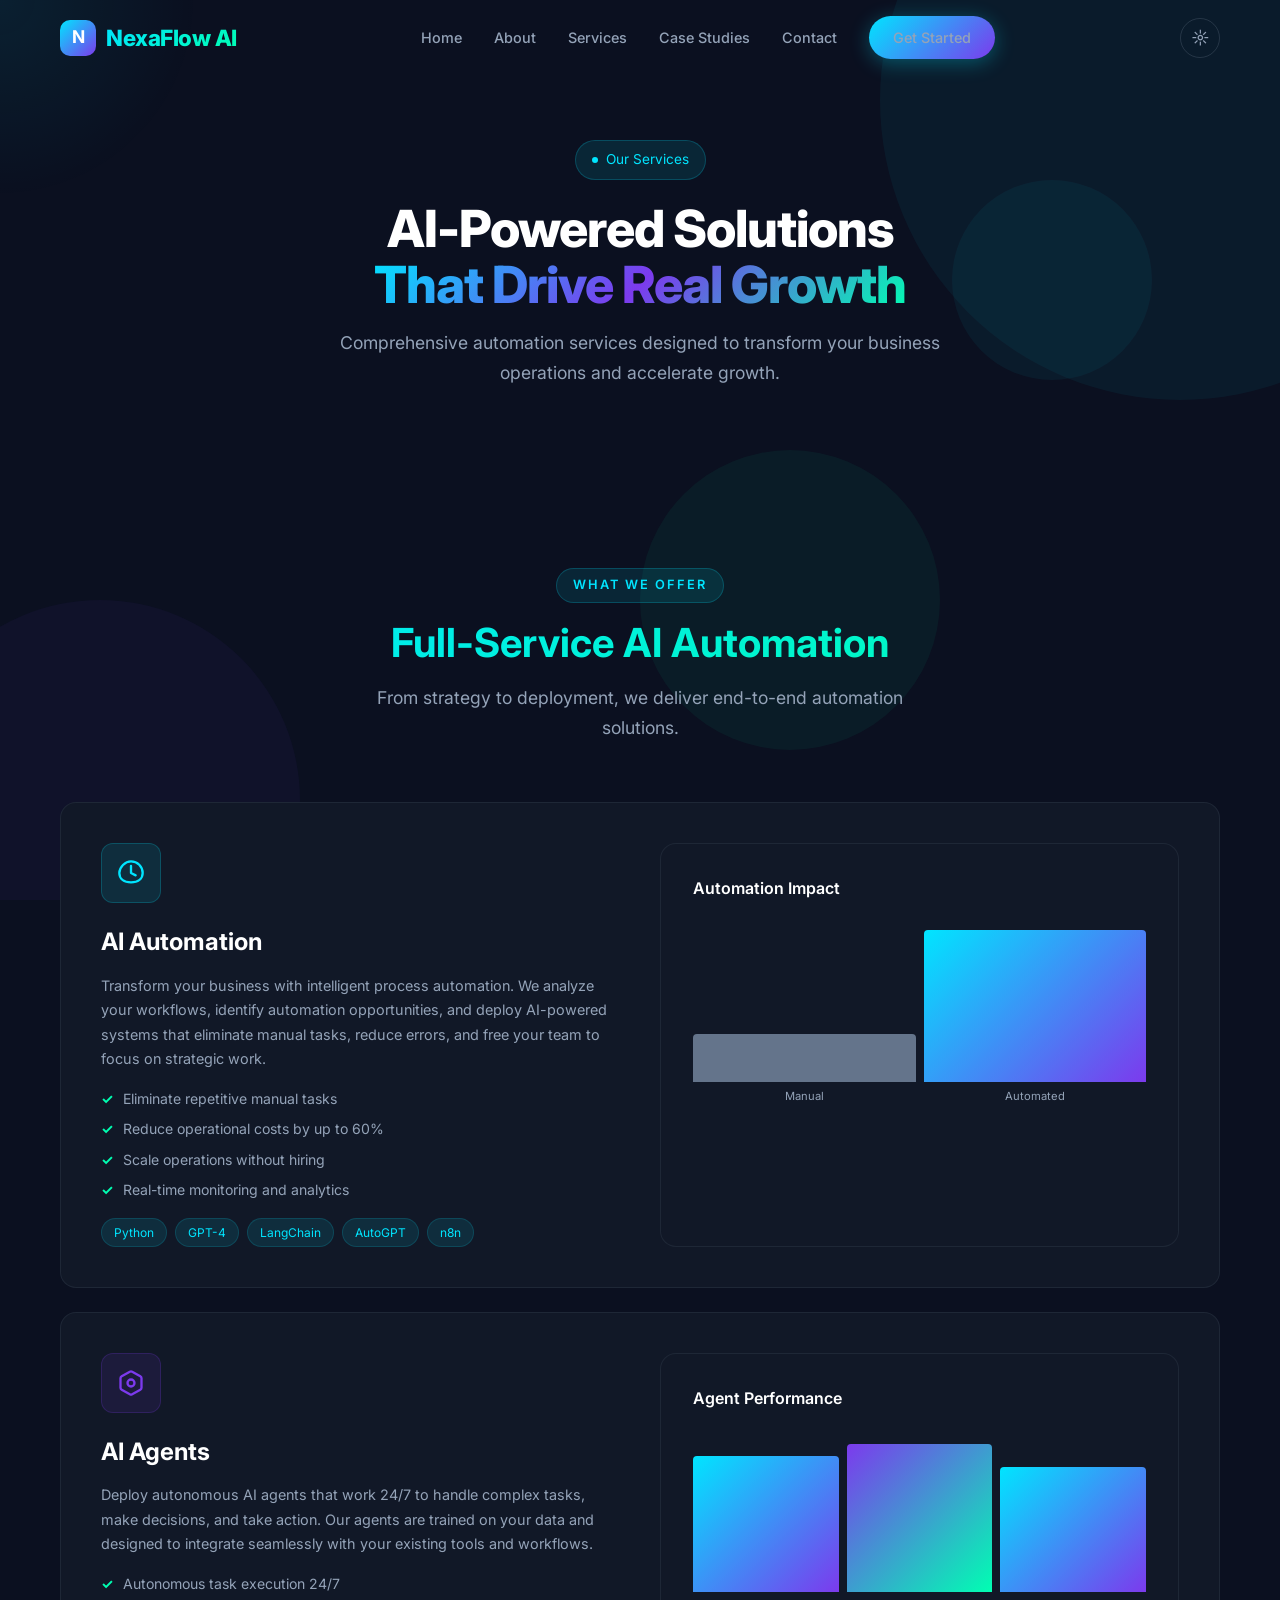
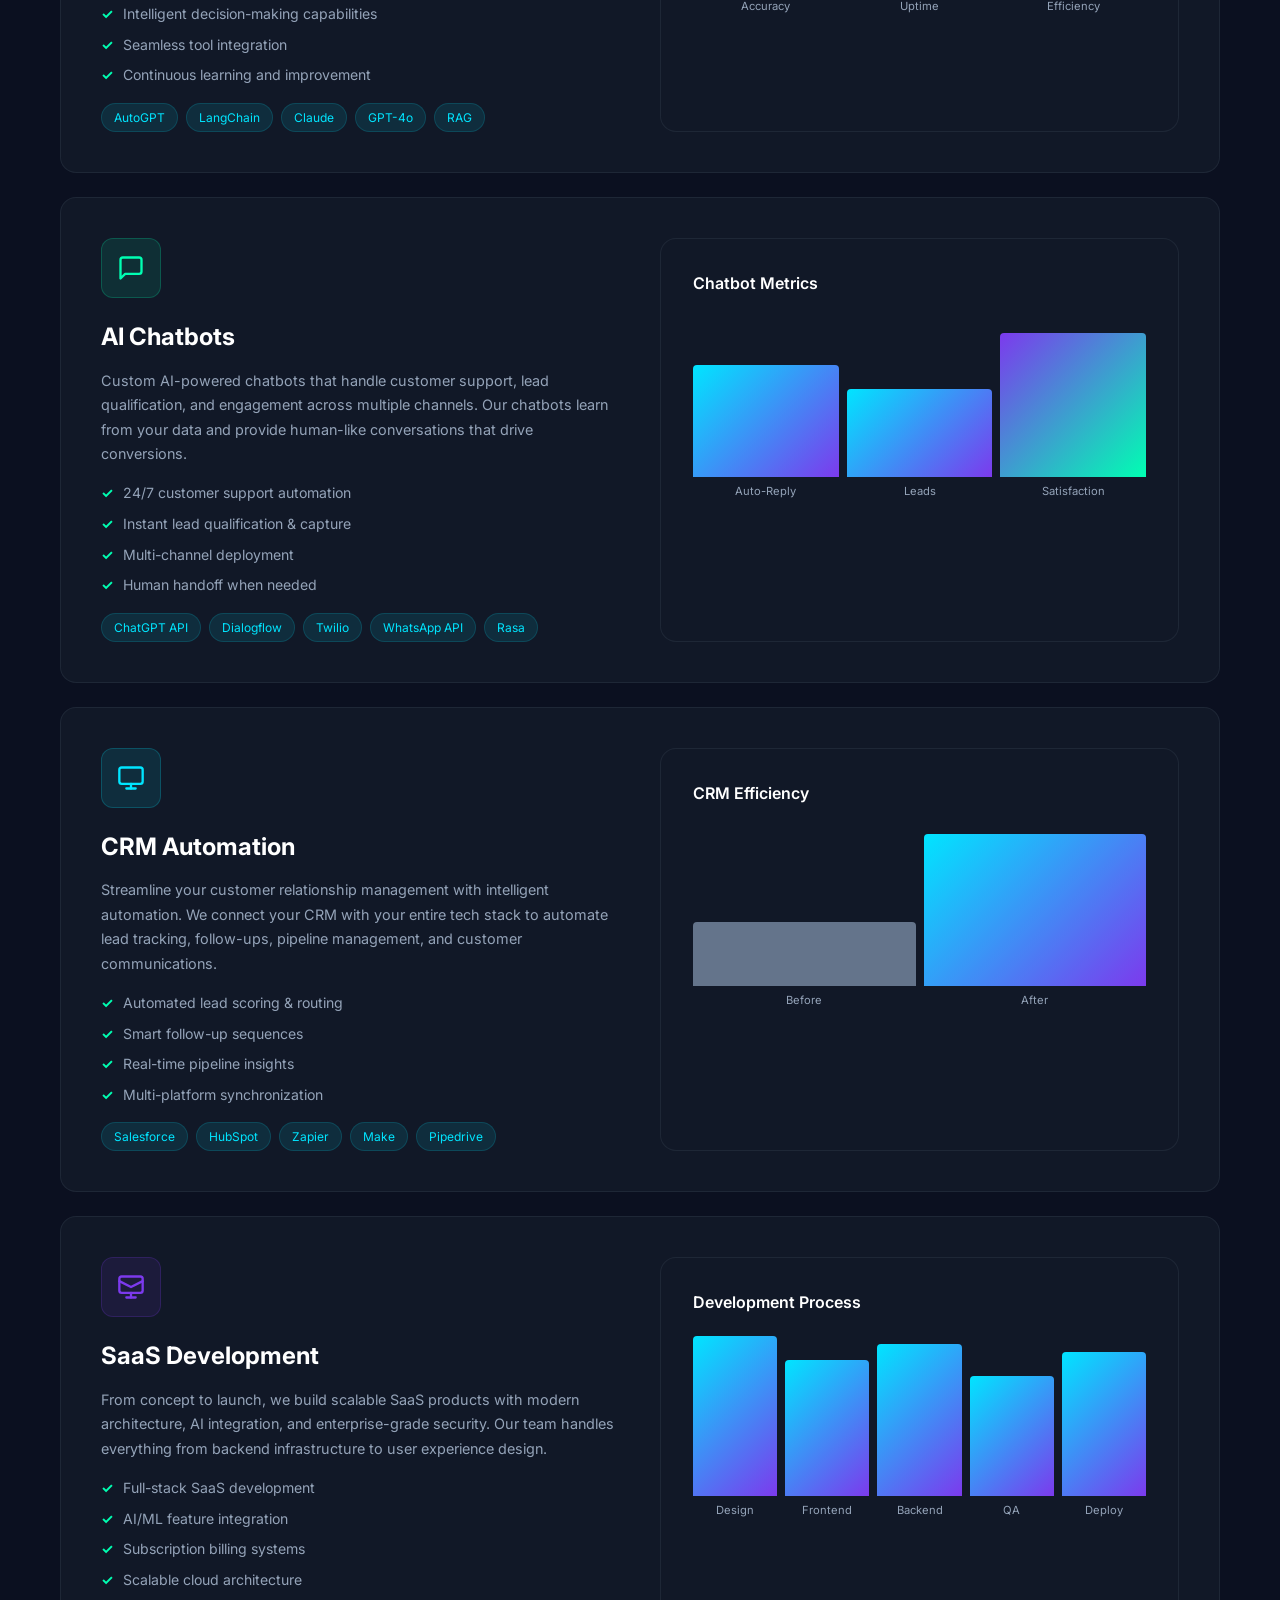
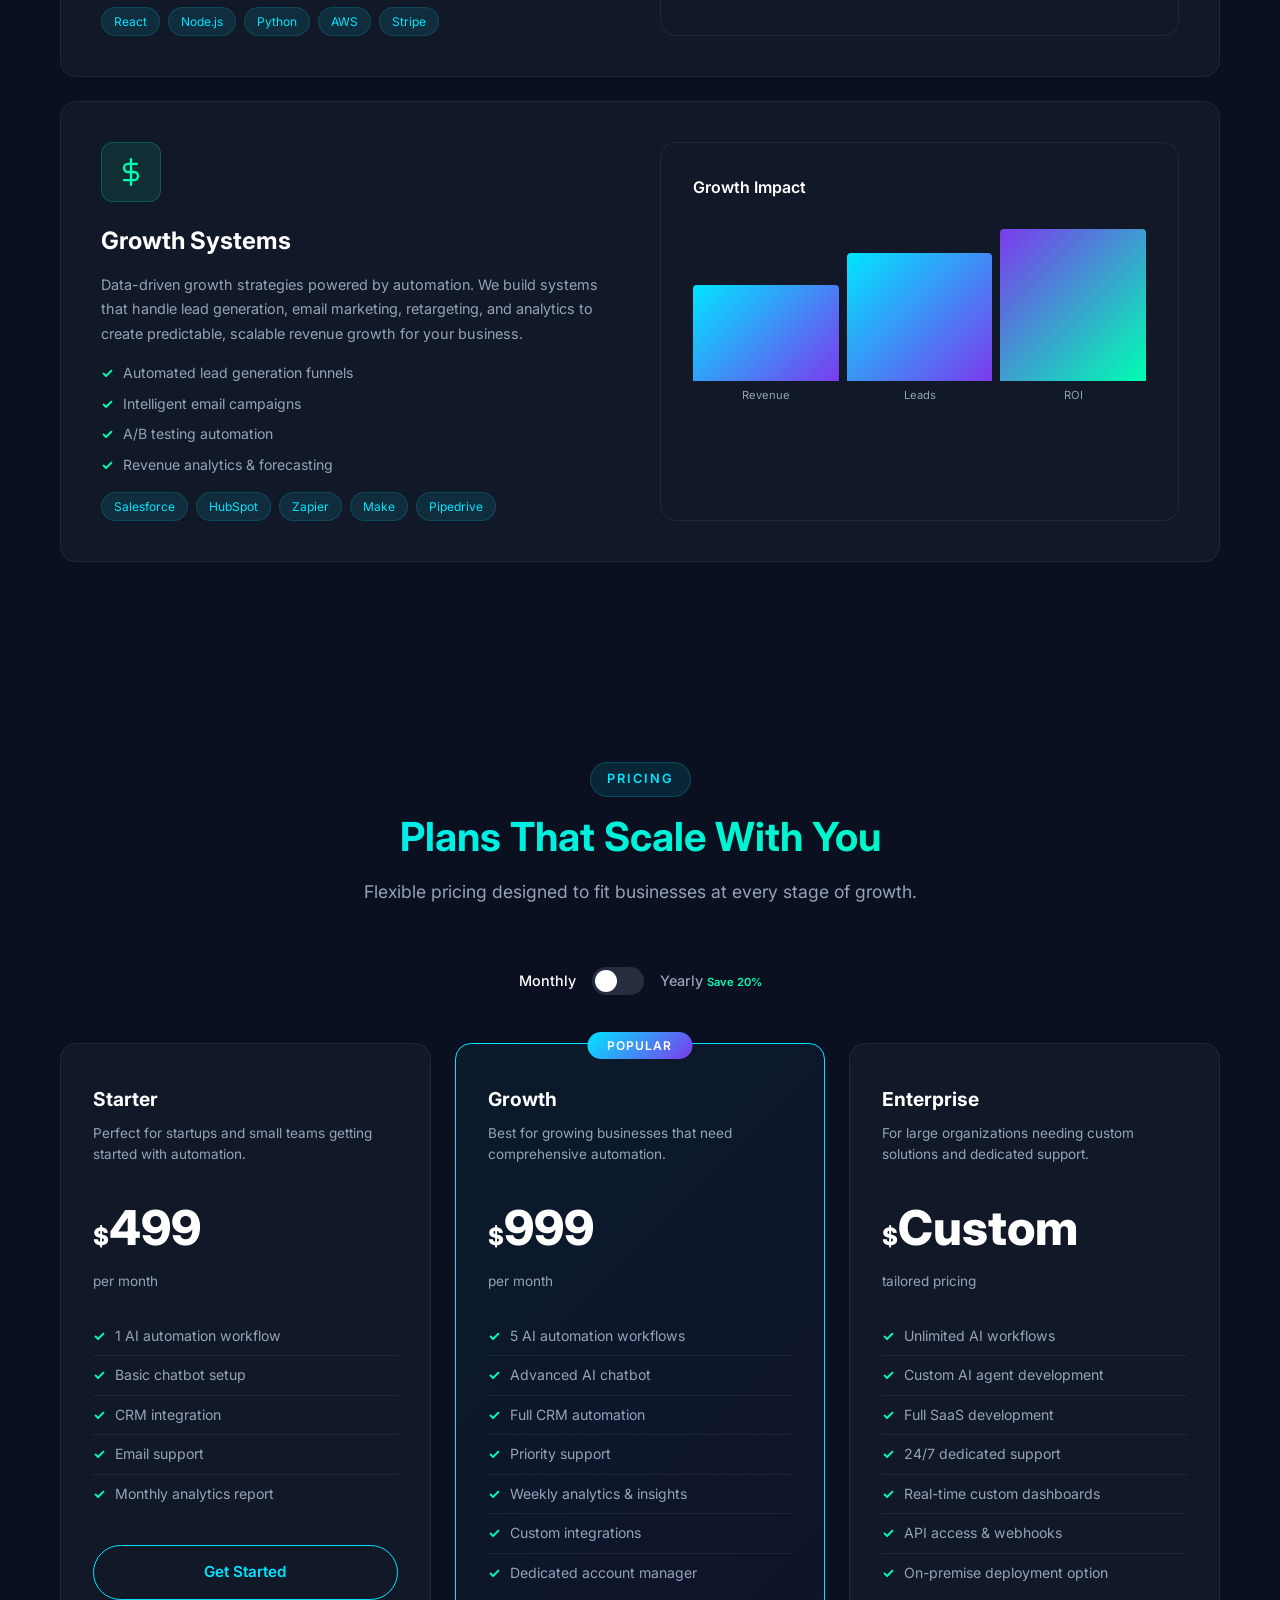
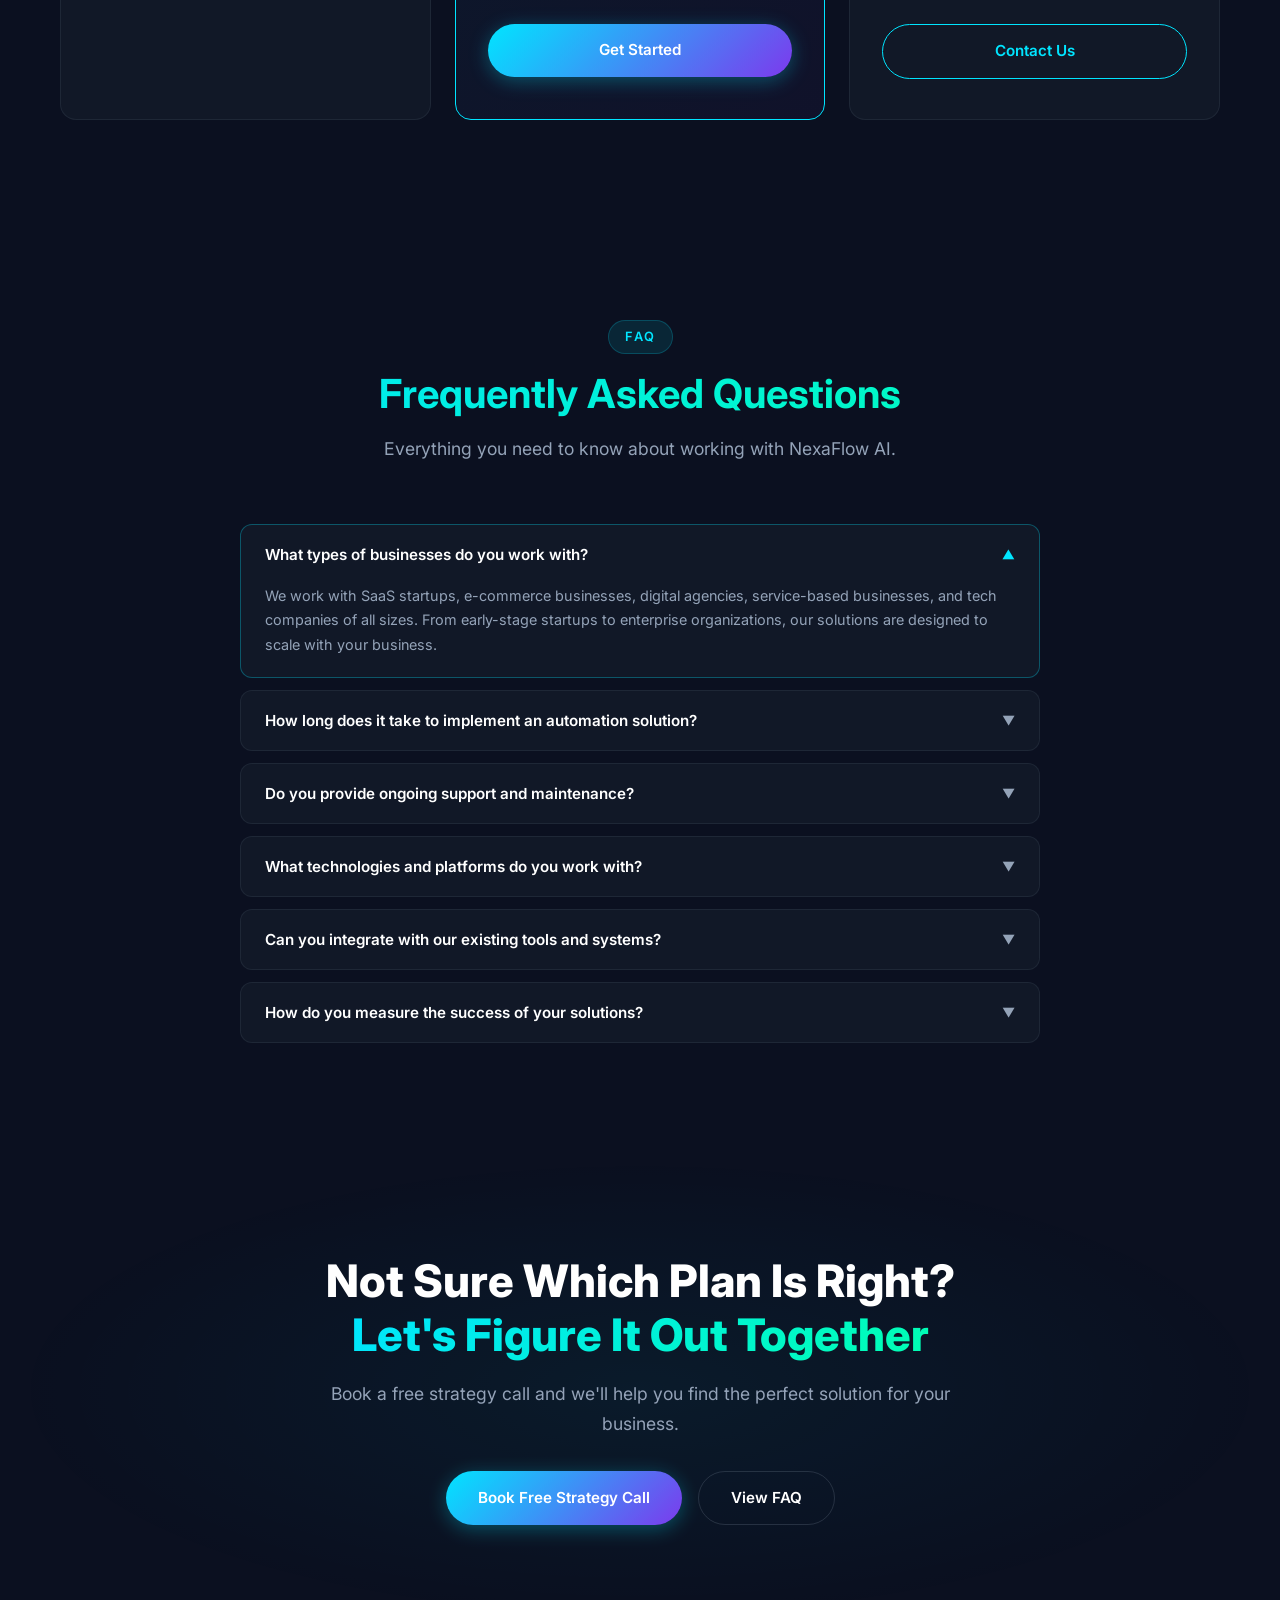
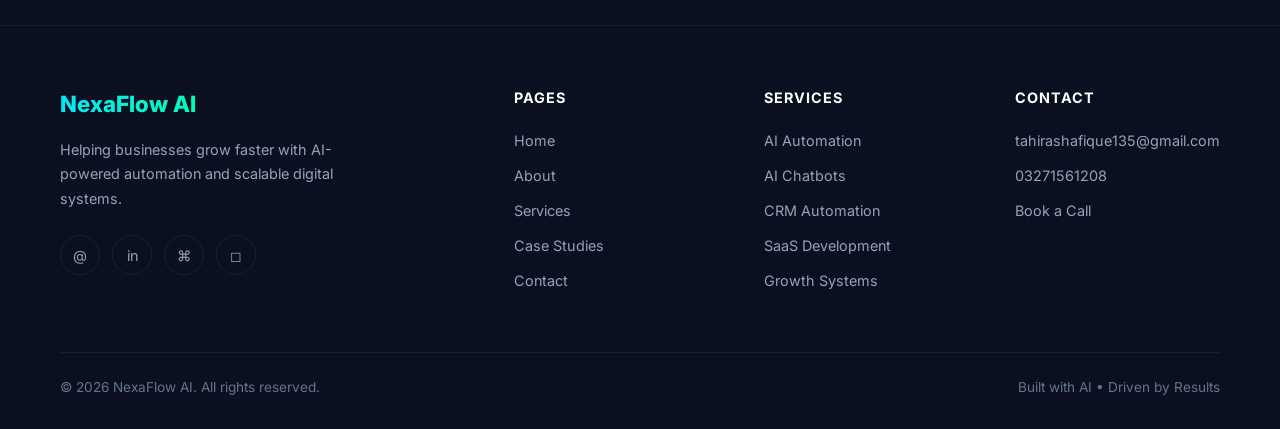
<file: services.html>
<!DOCTYPE html>
<html lang="en">
<head>
  <meta charset="UTF-8">
  <meta name="viewport" content="width=device-width, initial-scale=1.0">
  <meta name="description" content="NexaFlow AI Services - AI Automation, Chatbots, CRM, SaaS Development, and Growth Systems.">
  <title>Services - NexaFlow AI</title>
  <link rel="preconnect" href="https://fonts.googleapis.com">
  <link rel="preconnect" href="https://fonts.gstatic.com" crossorigin>
  <link href="https://fonts.googleapis.com/css2?family=Inter:wght@400;500;600;700;800&family=JetBrains+Mono:wght@500;600&display=swap" rel="stylesheet">
  <link rel="stylesheet" href="assets/css/style.css">
  <link rel="stylesheet" href="assets/css/responsive.css">
</head>
<body>

  <div class="mouse-glow"></div>
  <div class="floating-elements">
    <div class="floating-element"></div>
    <div class="floating-element"></div>
    <div class="floating-element"></div>
    <div class="floating-element"></div>
  </div>

  <!-- ===== NAVBAR ===== -->
  <nav class="navbar" role="navigation" aria-label="Main navigation">
    <div class="container">
      <a href="index.html" class="navbar-logo">
        <div class="logo-icon">N</div>
        <span>NexaFlow AI</span>
      </a>
      <div class="navbar-links">
        <a href="index.html">Home</a>
        <a href="about.html">About</a>
        <a href="services.html" class="active">Services</a>
        <a href="case-studies.html">Case Studies</a>
        <a href="contact.html">Contact</a>
        <a href="contact.html" class="btn btn-primary btn-sm navbar-cta">Get Started</a>
      </div>
      <button class="theme-toggle" aria-label="Toggle theme">&#9790;</button>
      <div class="mobile-toggle" role="button" tabindex="0" aria-label="Toggle navigation menu">
        <span></span><span></span><span></span>
      </div>
    </div>
  </nav>

  <!-- ===== PAGE HERO ===== -->
  <section class="page-hero">
    <div class="container">
      <div class="hero-badge" style="display: inline-flex; margin-bottom: 20px;">
        <span class="badge-dot"></span>
        Our Services
      </div>
      <h1>AI-Powered Solutions<br><span>That Drive Real Growth</span></h1>
      <p>Comprehensive automation services designed to transform your business operations and accelerate growth.</p>
    </div>
  </section>

  <!-- ===== DETAILED SERVICES ===== -->
  <section class="section">
    <div class="container">
      <div class="section-header reveal">
        <span class="section-label">What We Offer</span>
        <h2 class="section-title">Full-Service AI Automation</h2>
        <p class="section-subtitle">From strategy to deployment, we deliver end-to-end automation solutions.</p>
      </div>

      <!-- Service 1 -->
      <div class="service-detail-card reveal">
        <div class="service-detail-info">
          <div class="service-icon-large g1">
            <svg width="28" height="28" viewBox="0 0 24 24" fill="none" stroke="currentColor" stroke-width="2" stroke-linecap="round" stroke-linejoin="round"><path d="M12 2a10 10 0 0 1 10 10c0 5-4 8-10 8S2 17 2 12 7 2 12 2z"/><path d="M12 6v6l4 2"/></svg>
          </div>
          <h3>AI Automation</h3>
          <p>Transform your business with intelligent process automation. We analyze your workflows, identify automation opportunities, and deploy AI-powered systems that eliminate manual tasks, reduce errors, and free your team to focus on strategic work.</p>
          <div class="service-benefits">
            <div class="service-benefit"><span class="check">&#10003;</span> Eliminate repetitive manual tasks</div>
            <div class="service-benefit"><span class="check">&#10003;</span> Reduce operational costs by up to 60%</div>
            <div class="service-benefit"><span class="check">&#10003;</span> Scale operations without hiring</div>
            <div class="service-benefit"><span class="check">&#10003;</span> Real-time monitoring and analytics</div>
          </div>
          <div class="service-tech">
            <span>Python</span>
            <span>GPT-4</span>
            <span>LangChain</span>
            <span>AutoGPT</span>
            <span>n8n</span>
          </div>
        </div>
        <div class="service-detail-visual">
          <div class="analytics-chart" style="height: 100%;">
            <h4>Automation Impact</h4>
            <div class="chart-container" style="height: 160px; display: flex; align-items: flex-end; gap: 8px;">
              <div class="bar" data-height="30%" style="height: 30%; background: var(--text-dark);"><span class="bar-label">Manual</span></div>
              <div class="bar" data-height="95%" style="height: 95%;"><span class="bar-label">Automated</span></div>
            </div>
          </div>
        </div>
      </div>

      <!-- Service 2 -->
      <div class="service-detail-card reveal">
        <div class="service-detail-info">
          <div class="service-icon-large g2">
            <svg width="28" height="28" viewBox="0 0 24 24" fill="none" stroke="currentColor" stroke-width="2" stroke-linecap="round" stroke-linejoin="round"><path d="M21 16V8a2 2 0 0 0-1-1.73l-7-4a2 2 0 0 0-2 0l-7 4A2 2 0 0 0 3 8v8a2 2 0 0 0 1 1.73l7 4a2 2 0 0 0 2 0l7-4A2 2 0 0 0 21 16z"/><circle cx="12" cy="12" r="3"/></svg>
          </div>
          <h3>AI Agents</h3>
          <p>Deploy autonomous AI agents that work 24/7 to handle complex tasks, make decisions, and take action. Our agents are trained on your data and designed to integrate seamlessly with your existing tools and workflows.</p>
          <div class="service-benefits">
            <div class="service-benefit"><span class="check">&#10003;</span> Autonomous task execution 24/7</div>
            <div class="service-benefit"><span class="check">&#10003;</span> Intelligent decision-making capabilities</div>
            <div class="service-benefit"><span class="check">&#10003;</span> Seamless tool integration</div>
            <div class="service-benefit"><span class="check">&#10003;</span> Continuous learning and improvement</div>
          </div>
          <div class="service-tech">
            <span>AutoGPT</span>
            <span>LangChain</span>
            <span>Claude</span>
            <span>GPT-4o</span>
            <span>RAG</span>
          </div>
        </div>
        <div class="service-detail-visual">
          <div class="analytics-chart" style="height: 100%;">
            <h4>Agent Performance</h4>
            <div class="chart-container" style="height: 160px; display: flex; align-items: flex-end; gap: 8px;">
              <div class="bar" data-height="85%" style="height: 85%;"><span class="bar-label">Accuracy</span></div>
              <div class="bar" data-height="92%" style="height: 92%; background: var(--gradient-2);"><span class="bar-label">Uptime</span></div>
              <div class="bar" data-height="78%" style="height: 78%;"><span class="bar-label">Efficiency</span></div>
            </div>
          </div>
        </div>
      </div>

      <!-- Service 3 -->
      <div class="service-detail-card reveal">
        <div class="service-detail-info">
          <div class="service-icon-large g3">
            <svg width="28" height="28" viewBox="0 0 24 24" fill="none" stroke="currentColor" stroke-width="2" stroke-linecap="round" stroke-linejoin="round"><path d="M21 15a2 2 0 0 1-2 2H7l-4 4V5a2 2 0 0 1 2-2h14a2 2 0 0 1 2 2z"/></svg>
          </div>
          <h3>AI Chatbots</h3>
          <p>Custom AI-powered chatbots that handle customer support, lead qualification, and engagement across multiple channels. Our chatbots learn from your data and provide human-like conversations that drive conversions.</p>
          <div class="service-benefits">
            <div class="service-benefit"><span class="check">&#10003;</span> 24/7 customer support automation</div>
            <div class="service-benefit"><span class="check">&#10003;</span> Instant lead qualification & capture</div>
            <div class="service-benefit"><span class="check">&#10003;</span> Multi-channel deployment</div>
            <div class="service-benefit"><span class="check">&#10003;</span> Human handoff when needed</div>
          </div>
          <div class="service-tech">
            <span>ChatGPT API</span>
            <span>Dialogflow</span>
            <span>Twilio</span>
            <span>WhatsApp API</span>
            <span>Rasa</span>
          </div>
        </div>
        <div class="service-detail-visual">
          <div class="analytics-chart" style="height: 100%;">
            <h4>Chatbot Metrics</h4>
            <div class="chart-container" style="height: 160px; display: flex; align-items: flex-end; gap: 8px;">
              <div class="bar" data-height="70%" style="height: 70%;"><span class="bar-label">Auto-Reply</span></div>
              <div class="bar" data-height="55%" style="height: 55%;"><span class="bar-label">Leads</span></div>
              <div class="bar" data-height="90%" style="height: 90%; background: var(--gradient-2);"><span class="bar-label">Satisfaction</span></div>
            </div>
          </div>
        </div>
      </div>

      <!-- Service 4 -->
      <div class="service-detail-card reveal">
        <div class="service-detail-info">
          <div class="service-icon-large g1">
            <svg width="28" height="28" viewBox="0 0 24 24" fill="none" stroke="currentColor" stroke-width="2" stroke-linecap="round" stroke-linejoin="round"><rect x="2" y="3" width="20" height="14" rx="2"/><path d="M8 21h8"/><path d="M12 17v4"/></svg>
          </div>
          <h3>CRM Automation</h3>
          <p>Streamline your customer relationship management with intelligent automation. We connect your CRM with your entire tech stack to automate lead tracking, follow-ups, pipeline management, and customer communications.</p>
          <div class="service-benefits">
            <div class="service-benefit"><span class="check">&#10003;</span> Automated lead scoring & routing</div>
            <div class="service-benefit"><span class="check">&#10003;</span> Smart follow-up sequences</div>
            <div class="service-benefit"><span class="check">&#10003;</span> Real-time pipeline insights</div>
            <div class="service-benefit"><span class="check">&#10003;</span> Multi-platform synchronization</div>
          </div>
          <div class="service-tech">
            <span>Salesforce</span>
            <span>HubSpot</span>
            <span>Zapier</span>
            <span>Make</span>
            <span>Pipedrive</span>
          </div>
        </div>
        <div class="service-detail-visual">
          <div class="analytics-chart" style="height: 100%;">
            <h4>CRM Efficiency</h4>
            <div class="chart-container" style="height: 160px; display: flex; align-items: flex-end; gap: 8px;">
              <div class="bar" data-height="40%" style="height: 40%; background: var(--text-dark);"><span class="bar-label">Before</span></div>
              <div class="bar" data-height="95%" style="height: 95%;"><span class="bar-label">After</span></div>
            </div>
          </div>
        </div>
      </div>

      <!-- Service 5 -->
      <div class="service-detail-card reveal">
        <div class="service-detail-info">
          <div class="service-icon-large g2">
            <svg width="28" height="28" viewBox="0 0 24 24" fill="none" stroke="currentColor" stroke-width="2" stroke-linecap="round" stroke-linejoin="round"><rect x="2" y="3" width="20" height="14" rx="2"/><path d="M8 21h8"/><path d="M12 17v4"/><path d="m2 7 10 5 10-5"/></svg>
          </div>
          <h3>SaaS Development</h3>
          <p>From concept to launch, we build scalable SaaS products with modern architecture, AI integration, and enterprise-grade security. Our team handles everything from backend infrastructure to user experience design.</p>
          <div class="service-benefits">
            <div class="service-benefit"><span class="check">&#10003;</span> Full-stack SaaS development</div>
            <div class="service-benefit"><span class="check">&#10003;</span> AI/ML feature integration</div>
            <div class="service-benefit"><span class="check">&#10003;</span> Subscription billing systems</div>
            <div class="service-benefit"><span class="check">&#10003;</span> Scalable cloud architecture</div>
          </div>
          <div class="service-tech">
            <span>React</span>
            <span>Node.js</span>
            <span>Python</span>
            <span>AWS</span>
            <span>Stripe</span>
          </div>
        </div>
        <div class="service-detail-visual">
          <div class="analytics-chart" style="height: 100%;">
            <h4>Development Process</h4>
            <div class="chart-container" style="height: 160px; display: flex; align-items: flex-end; gap: 8px;">
              <div class="bar" data-height="100%" style="height: 100%;"><span class="bar-label">Design</span></div>
              <div class="bar" data-height="85%" style="height: 85%;"><span class="bar-label">Frontend</span></div>
              <div class="bar" data-height="95%" style="height: 95%;"><span class="bar-label">Backend</span></div>
              <div class="bar" data-height="75%" style="height: 75%;"><span class="bar-label">QA</span></div>
              <div class="bar" data-height="90%" style="height: 90%;"><span class="bar-label">Deploy</span></div>
            </div>
          </div>
        </div>
      </div>

      <!-- Service 6 -->
      <div class="service-detail-card reveal">
        <div class="service-detail-info">
          <div class="service-icon-large g3">
            <svg width="28" height="28" viewBox="0 0 24 24" fill="none" stroke="currentColor" stroke-width="2" stroke-linecap="round" stroke-linejoin="round"><line x1="12" y1="1" x2="12" y2="23"/><path d="M17 5H9.5a3.5 3.5 0 0 0 0 7h5a3.5 3.5 0 0 1 0 7H6"/></svg>
          </div>
          <h3>Growth Systems</h3>
          <p>Data-driven growth strategies powered by automation. We build systems that handle lead generation, email marketing, retargeting, and analytics to create predictable, scalable revenue growth for your business.</p>
          <div class="service-benefits">
            <div class="service-benefit"><span class="check">&#10003;</span> Automated lead generation funnels</div>
            <div class="service-benefit"><span class="check">&#10003;</span> Intelligent email campaigns</div>
            <div class="service-benefit"><span class="check">&#10003;</span> A/B testing automation</div>
            <div class="service-benefit"><span class="check">&#10003;</span> Revenue analytics & forecasting</div>
          </div>
          <div class="service-tech">
            <span>Salesforce</span>
            <span>HubSpot</span>
            <span>Zapier</span>
            <span>Make</span>
            <span>Pipedrive</span>
          </div>
        </div>
        <div class="service-detail-visual">
          <div class="analytics-chart" style="height: 100%;">
            <h4>Growth Impact</h4>
            <div class="chart-container" style="height: 160px; display: flex; align-items: flex-end; gap: 8px;">
              <div class="bar" data-height="60%" style="height: 60%;"><span class="bar-label">Revenue</span></div>
              <div class="bar" data-height="80%" style="height: 80%;"><span class="bar-label">Leads</span></div>
              <div class="bar" data-height="95%" style="height: 95%; background: var(--gradient-2);"><span class="bar-label">ROI</span></div>
            </div>
          </div>
        </div>
      </div>
    </div>
  </section>

  <!-- ===== PRICING SECTION ===== -->
  <section class="section" id="pricing">
    <div class="container">
      <div class="section-header reveal">
        <span class="section-label">Pricing</span>
        <h2 class="section-title">Plans That Scale With You</h2>
        <p class="section-subtitle">Flexible pricing designed to fit businesses at every stage of growth.</p>
      </div>

      <div class="pricing-toggle reveal">
        <label class="active">Monthly</label>
        <div class="toggle-switch">
          <div class="toggle-knob"></div>
        </div>
        <label>Yearly <span style="font-size: 0.7rem; color: var(--accent); font-weight: 600;">Save 20%</span></label>
      </div>

      <div class="pricing-grid stagger-children">
        <div class="pricing-card">
          <h4>Starter</h4>
          <p class="pricing-desc">Perfect for startups and small teams getting started with automation.</p>
          <div class="price"><span class="currency">$</span><span class="price-amount">499</span></div>
          <p class="price-period">per month</p>
          <ul class="pricing-features">
            <li><span class="check">&#10003;</span> 1 AI automation workflow</li>
            <li><span class="check">&#10003;</span> Basic chatbot setup</li>
            <li><span class="check">&#10003;</span> CRM integration</li>
            <li><span class="check">&#10003;</span> Email support</li>
            <li><span class="check">&#10003;</span> Monthly analytics report</li>
          </ul>
          <a href="contact.html" class="btn btn-outline" style="width: 100%; justify-content: center;">Get Started</a>
        </div>

        <div class="pricing-card featured">
          <h4>Growth</h4>
          <p class="pricing-desc">Best for growing businesses that need comprehensive automation.</p>
          <div class="price"><span class="currency">$</span><span class="price-amount">999</span></div>
          <p class="price-period">per month</p>
          <ul class="pricing-features">
            <li><span class="check">&#10003;</span> 5 AI automation workflows</li>
            <li><span class="check">&#10003;</span> Advanced AI chatbot</li>
            <li><span class="check">&#10003;</span> Full CRM automation</li>
            <li><span class="check">&#10003;</span> Priority support</li>
            <li><span class="check">&#10003;</span> Weekly analytics & insights</li>
            <li><span class="check">&#10003;</span> Custom integrations</li>
            <li><span class="check">&#10003;</span> Dedicated account manager</li>
          </ul>
          <a href="contact.html" class="btn btn-primary" style="width: 100%; justify-content: center;">Get Started</a>
        </div>

        <div class="pricing-card">
          <h4>Enterprise</h4>
          <p class="pricing-desc">For large organizations needing custom solutions and dedicated support.</p>
          <div class="price"><span class="currency">$</span><span class="price-amount">Custom</span></div>
          <p class="price-period">tailored pricing</p>
          <ul class="pricing-features">
            <li><span class="check">&#10003;</span> Unlimited AI workflows</li>
            <li><span class="check">&#10003;</span> Custom AI agent development</li>
            <li><span class="check">&#10003;</span> Full SaaS development</li>
            <li><span class="check">&#10003;</span> 24/7 dedicated support</li>
            <li><span class="check">&#10003;</span> Real-time custom dashboards</li>
            <li><span class="check">&#10003;</span> API access & webhooks</li>
            <li><span class="check">&#10003;</span> On-premise deployment option</li>
          </ul>
          <a href="contact.html" class="btn btn-outline" style="width: 100%; justify-content: center;">Contact Us</a>
        </div>
      </div>
    </div>
  </section>

  <!-- ===== FAQ SECTION ===== -->
  <section class="section" id="faq">
    <div class="container">
      <div class="section-header reveal">
        <span class="section-label">FAQ</span>
        <h2 class="section-title">Frequently Asked Questions</h2>
        <p class="section-subtitle">Everything you need to know about working with NexaFlow AI.</p>
      </div>

      <div class="faq-list">
        <div class="faq-item active">
          <button class="faq-question">
            What types of businesses do you work with?
            <span class="faq-arrow">&#9660;</span>
          </button>
          <div class="faq-answer">
            <p>We work with SaaS startups, e-commerce businesses, digital agencies, service-based businesses, and tech companies of all sizes. From early-stage startups to enterprise organizations, our solutions are designed to scale with your business.</p>
          </div>
        </div>
        <div class="faq-item">
          <button class="faq-question">
            How long does it take to implement an automation solution?
            <span class="faq-arrow">&#9660;</span>
          </button>
          <div class="faq-answer">
            <p>Implementation timelines vary based on complexity. Simple automation workflows can be deployed in 1-2 weeks, while comprehensive enterprise solutions may take 4-8 weeks. We provide a detailed timeline during our initial consultation.</p>
          </div>
        </div>
        <div class="faq-item">
          <button class="faq-question">
            Do you provide ongoing support and maintenance?
            <span class="faq-arrow">&#9660;</span>
          </button>
          <div class="faq-answer">
            <p>Yes, all our plans include ongoing support and maintenance. We monitor your automation systems, provide regular updates, and ensure everything runs smoothly. Enterprise clients receive 24/7 dedicated support.</p>
          </div>
        </div>
        <div class="faq-item">
          <button class="faq-question">
            What technologies and platforms do you work with?
            <span class="faq-arrow">&#9660;</span>
          </button>
          <div class="faq-answer">
            <p>We work with a wide range of technologies including Python, GPT-4, LangChain, Salesforce, HubSpot, Zapier, Make, React, Node.js, AWS, and many more. We choose the best tech stack based on your specific needs.</p>
          </div>
        </div>
        <div class="faq-item">
          <button class="faq-question">
            Can you integrate with our existing tools and systems?
            <span class="faq-arrow">&#9660;</span>
          </button>
          <div class="faq-answer">
            <p>Absolutely. We specialize in integrating with existing tech stacks. Whether you use Salesforce, HubSpot, Shopify, Slack, or custom APIs, we ensure seamless integration with your current systems.</p>
          </div>
        </div>
        <div class="faq-item">
          <button class="faq-question">
            How do you measure the success of your solutions?
            <span class="faq-arrow">&#9660;</span>
          </button>
          <div class="faq-answer">
            <p>We establish clear KPIs before starting any project, including time saved, cost reduction, revenue growth, automation rate, and user satisfaction. We provide regular analytics reports to track these metrics.</p>
          </div>
        </div>
      </div>
    </div>
  </section>

  <!-- ===== CTA ===== -->
  <section class="cta-section">
    <div class="container">
      <div class="cta-content reveal">
        <h2>Not Sure Which Plan Is Right?<br><span>Let's Figure It Out Together</span></h2>
        <p>Book a free strategy call and we'll help you find the perfect solution for your business.</p>
        <div class="cta-buttons">
          <a href="contact.html" class="btn btn-primary">Book Free Strategy Call</a>
          <a href="#faq" class="btn btn-secondary">View FAQ</a>
        </div>
      </div>
    </div>
  </section>

  <!-- ===== FOOTER ===== -->
  <footer class="footer">
    <div class="container">
      <div class="footer-grid">
        <div class="footer-brand">
          <h3><span>NexaFlow AI</span></h3>
          <p>Helping businesses grow faster with AI-powered automation and scalable digital systems.</p>
          <div class="footer-social">
            <a href="mailto:tahirashafique135@gmail.com" aria-label="Email">@</a>
            <a href="https://www.linkedin.com/in/frontend-developer-277151376" target="_blank" aria-label="LinkedIn">in</a>
            <a href="https://github.com/Tahirainfo308-arch" target="_blank" aria-label="GitHub">⌘</a>
            <a href="https://www.instagram.com/codewithnoor" target="_blank" aria-label="Instagram">◻</a>
          </div>
        </div>
        <div class="footer-column">
          <h4>Pages</h4>
          <a href="index.html">Home</a>
          <a href="about.html">About</a>
          <a href="services.html">Services</a>
          <a href="case-studies.html">Case Studies</a>
          <a href="contact.html">Contact</a>
        </div>
        <div class="footer-column">
          <h4>Services</h4>
          <a href="services.html">AI Automation</a>
          <a href="services.html">AI Chatbots</a>
          <a href="services.html">CRM Automation</a>
          <a href="services.html">SaaS Development</a>
          <a href="services.html">Growth Systems</a>
        </div>
        <div class="footer-column">
          <h4>Contact</h4>
          <a href="mailto:tahirashafique135@gmail.com">tahirashafique135@gmail.com</a>
          <a href="tel:03271561208">03271561208</a>
          <a href="contact.html">Book a Call</a>
        </div>
      </div>
      <div class="footer-bottom">
        <span>&copy; 2026 NexaFlow AI. All rights reserved.</span>
        <span>Built with AI &bullet; Driven by Results</span>
      </div>
    </div>
  </footer>

  <script src="assets/js/main.js"></script>
</body>
</html>
</file>
<file: assets/css/style.css>
/* ============================================
   NexaFlow AI - AI Automation & SaaS Growth Agency
   Main Stylesheet
   ============================================ */

/* ----- CSS Variables ----- */
:root {
  --bg-primary: #0B1020;
  --bg-card: #111827;
  --bg-card-hover: #1a2335;
  --primary: #00E5FF;
  --primary-dark: #00b8cc;
  --secondary: #7C3AED;
  --secondary-dark: #6d28d9;
  --accent: #00FFB2;
  --accent-dark: #00cc8f;
  --text: #FFFFFF;
  --text-muted: #94A3B8;
  --text-dark: #64748B;
  --text-black: #0f172a;
  --border: rgba(148, 163, 184, 0.1);
  --border-light: rgba(148, 163, 184, 0.2);
  --gradient: linear-gradient(135deg, #00E5FF, #7C3AED, #00FFB2);
  --gradient-1: linear-gradient(135deg, #00E5FF, #7C3AED);
  --gradient-2: linear-gradient(135deg, #7C3AED, #00FFB2);
  --gradient-text: linear-gradient(135deg, #00E5FF, #00FFB2);
  --glow-primary: rgba(0, 229, 255, 0.15);
  --glow-secondary: rgba(124, 58, 237, 0.15);
  --glow-accent: rgba(0, 255, 178, 0.15);
  --radius-sm: 8px;
  --radius-md: 12px;
  --radius-lg: 16px;
  --radius-xl: 24px;
  --transition: 0.3s cubic-bezier(0.4, 0, 0.2, 1);
  --transition-slow: 0.5s cubic-bezier(0.4, 0, 0.2, 1);
  --font-sans: 'Inter', -apple-system, BlinkMacSystemFont, 'Segoe UI', sans-serif;
  --font-mono: 'JetBrains Mono', 'Fira Code', monospace;
}

/* ----- Light Theme ----- */
[data-theme="light"] {
  --bg-primary: #f8fafc;
  --bg-card: #ffffff;
  --bg-card-hover: #f1f5f9;
  --text: #0f172a;
  --text-muted: #64748b;
  --text-dark: #94a3b8;
  --border: rgba(15, 23, 42, 0.08);
  --border-light: rgba(15, 23, 42, 0.15);
  --glow-primary: rgba(0, 229, 255, 0.08);
  --glow-secondary: rgba(124, 58, 237, 0.08);
  --glow-accent: rgba(0, 255, 178, 0.08);
}

[data-theme="light"] .navbar.scrolled {
  background: rgba(255, 255, 255, 0.95);
}

[data-theme="light"] .dashboard-mockup {
  background: rgba(248, 250, 252, 0.9);
}

[data-theme="light"] .dashboard-card {
  background: rgba(255, 255, 255, 0.8);
}

[data-theme="light"] .navbar-links.active {
  background: rgba(255, 255, 255, 0.98);
}

[data-theme="light"] .form-group input,
[data-theme="light"] .form-group select,
[data-theme="light"] .form-group textarea {
  background: rgba(248, 250, 252, 0.8);
}

[data-theme="light"] .logo-item {
  opacity: 0.6;
}

[data-theme="light"] .hero-badge,
[data-theme="light"] .section-label {
  background: rgba(0, 229, 255, 0.08);
}

[data-theme="light"] .pricing-card.featured {
  background: linear-gradient(135deg, rgba(0, 229, 255, 0.05), rgba(124, 58, 237, 0.05));
}

/* ----- Reset & Base ----- */
*, *::before, *::after {
  margin: 0;
  padding: 0;
  box-sizing: border-box;
}

html {
  scroll-behavior: smooth;
  font-size: 16px;
}

body {
  font-family: var(--font-sans);
  background: var(--bg-primary);
  color: var(--text);
  line-height: 1.6;
  overflow-x: hidden;
  -webkit-font-smoothing: antialiased;
  -moz-osx-font-smoothing: grayscale;
}

a {
  text-decoration: none;
  color: inherit;
}

ul, ol {
  list-style: none;
}

img {
  max-width: 100%;
  display: block;
}

button {
  font-family: inherit;
  cursor: pointer;
  border: none;
  outline: none;
  background: none;
}

input, textarea, select {
  font-family: inherit;
  outline: none;
  border: none;
}

/* ----- Scrollbar ----- */
::-webkit-scrollbar {
  width: 8px;
}

::-webkit-scrollbar-track {
  background: var(--bg-primary);
}

::-webkit-scrollbar-thumb {
  background: rgba(148, 163, 184, 0.3);
  border-radius: 4px;
}

::-webkit-scrollbar-thumb:hover {
  background: rgba(148, 163, 184, 0.5);
}

/* ----- Selection ----- */
::selection {
  background: var(--primary);
  color: var(--bg-primary);
}

/* ----- Utility Classes ----- */
.container {
  width: 100%;
  max-width: 1200px;
  margin: 0 auto;
  padding: 0 20px;
}

.section {
  padding: 100px 0;
  position: relative;
}

.section-header {
  text-align: center;
  margin-bottom: 60px;
}

.section-label {
  display: inline-block;
  font-size: 0.8rem;
  font-weight: 600;
  letter-spacing: 2px;
  text-transform: uppercase;
  color: var(--primary);
  background: rgba(0, 229, 255, 0.1);
  padding: 6px 16px;
  border-radius: 100px;
  margin-bottom: 16px;
  border: 1px solid rgba(0, 229, 255, 0.2);
}

.section-title {
  font-size: 2.5rem;
  font-weight: 700;
  line-height: 1.2;
  margin-bottom: 16px;
  background: var(--gradient-text);
  -webkit-background-clip: text;
  -webkit-text-fill-color: transparent;
  background-clip: text;
}

.section-subtitle {
  font-size: 1.1rem;
  color: var(--text-muted);
  max-width: 600px;
  margin: 0 auto;
  line-height: 1.7;
}

.btn {
  display: inline-flex;
  align-items: center;
  gap: 8px;
  padding: 14px 32px;
  border-radius: 100px;
  font-size: 0.95rem;
  font-weight: 600;
  transition: var(--transition);
  position: relative;
  overflow: hidden;
  cursor: pointer;
}

.btn-primary {
  background: var(--gradient-1);
  color: var(--text);
  box-shadow: 0 4px 20px rgba(0, 229, 255, 0.3);
}

.btn-primary:hover {
  transform: translateY(-2px);
  box-shadow: 0 8px 30px rgba(0, 229, 255, 0.4);
}

.btn-secondary {
  background: transparent;
  color: var(--text);
  border: 1px solid var(--border-light);
}

.btn-secondary:hover {
  border-color: var(--primary);
  background: rgba(0, 229, 255, 0.05);
  transform: translateY(-2px);
}

.btn-outline {
  background: transparent;
  color: var(--primary);
  border: 1px solid var(--primary);
}

.btn-outline:hover {
  background: var(--primary);
  color: var(--bg-primary);
  transform: translateY(-2px);
}

.btn-sm {
  padding: 10px 24px;
  font-size: 0.85rem;
}

/* ----- Mouse Glow Effect ----- */
.mouse-glow {
  position: fixed;
  width: 400px;
  height: 400px;
  border-radius: 50%;
  background: radial-gradient(circle, rgba(0, 229, 255, 0.08) 0%, transparent 70%);
  pointer-events: none;
  z-index: 0;
  transform: translate(-50%, -50%);
  transition: opacity 0.5s ease;
}

/* ----- Floating Geometric Background ----- */
.floating-elements {
  position: fixed;
  top: 0;
  left: 0;
  width: 100%;
  height: 100%;
  pointer-events: none;
  z-index: 0;
  overflow: hidden;
}

.floating-element {
  position: absolute;
  border-radius: 50%;
  opacity: 0.05;
  animation: floatAnim 20s infinite ease-in-out;
}

.floating-element:nth-child(1) {
  width: 600px;
  height: 600px;
  background: var(--primary);
  top: -200px;
  right: -200px;
  animation-delay: 0s;
}

.floating-element:nth-child(2) {
  width: 400px;
  height: 400px;
  background: var(--secondary);
  bottom: -100px;
  left: -100px;
  animation-delay: -5s;
}

.floating-element:nth-child(3) {
  width: 300px;
  height: 300px;
  background: var(--accent);
  top: 50%;
  left: 50%;
  animation-delay: -10s;
}

.floating-element:nth-child(4) {
  width: 200px;
  height: 200px;
  background: var(--primary);
  top: 20%;
  right: 10%;
  animation-delay: -15s;
}

@keyframes floatAnim {
  0%, 100% {
    transform: translate(0, 0) scale(1);
  }
  25% {
    transform: translate(50px, -50px) scale(1.1);
  }
  50% {
    transform: translate(-30px, 30px) scale(0.9);
  }
  75% {
    transform: translate(40px, 40px) scale(1.05);
  }
}

/* ----- Navbar ----- */
.navbar {
  position: fixed;
  top: 0;
  left: 0;
  right: 0;
  z-index: 1000;
  padding: 16px 0;
  transition: var(--transition);
}

.navbar.scrolled {
  background: rgba(11, 16, 32, 0.95);
  backdrop-filter: blur(20px);
  -webkit-backdrop-filter: blur(20px);
  border-bottom: 1px solid var(--border);
  padding: 10px 0;
}

.navbar .container {
  display: flex;
  align-items: center;
  justify-content: space-between;
}

.navbar-logo {
  display: flex;
  align-items: center;
  gap: 10px;
  font-size: 1.4rem;
  font-weight: 800;
  letter-spacing: -0.5px;
}

.navbar-logo .logo-icon {
  width: 36px;
  height: 36px;
  background: var(--gradient-1);
  border-radius: 10px;
  display: flex;
  align-items: center;
  justify-content: center;
  font-size: 1.1rem;
  font-weight: 700;
}

.navbar-logo span {
  background: var(--gradient-text);
  -webkit-background-clip: text;
  -webkit-text-fill-color: transparent;
  background-clip: text;
}

.navbar-links {
  display: flex;
  align-items: center;
  gap: 32px;
}

.navbar-links a {
  font-size: 0.9rem;
  font-weight: 500;
  color: var(--text-muted);
  transition: var(--transition);
  position: relative;
}

.navbar-links a::after {
  content: '';
  position: absolute;
  bottom: -4px;
  left: 0;
  width: 0;
  height: 2px;
  background: var(--gradient-1);
  transition: var(--transition);
  border-radius: 2px;
}

.navbar-links a:hover,
.navbar-links a.active {
  color: var(--text);
}

.navbar-links a:not(.btn):hover::after,
.navbar-links a:not(.btn).active::after {
  width: 100%;
}

.navbar-cta {
  padding: 10px 24px;
}

/* ----- Theme Toggle ----- */
.theme-toggle {
  width: 40px;
  height: 40px;
  border-radius: 50%;
  border: 1px solid var(--border-light);
  display: flex;
  align-items: center;
  justify-content: center;
  color: var(--text-muted);
  transition: var(--transition);
  font-size: 1.1rem;
  cursor: pointer;
  background: transparent;
  flex-shrink: 0;
}

.theme-toggle:hover {
  border-color: var(--primary);
  color: var(--primary);
  background: rgba(0, 229, 255, 0.05);
}

.mobile-toggle {
  display: none;
  flex-direction: column;
  gap: 6px;
  cursor: pointer;
  padding: 4px;
  z-index: 1001;
}

.mobile-toggle span {
  display: block;
  width: 24px;
  height: 2px;
  background: var(--text);
  transition: var(--transition);
  border-radius: 2px;
}

.mobile-toggle.active span:nth-child(1) {
  transform: rotate(45deg) translate(6px, 6px);
}

.mobile-toggle.active span:nth-child(2) {
  opacity: 0;
}

.mobile-toggle.active span:nth-child(3) {
  transform: rotate(-45deg) translate(5px, -5px);
}

/* ----- Hero Section ----- */
.hero {
  min-height: 100vh;
  display: flex;
  align-items: center;
  position: relative;
  padding: 120px 0 80px;
  overflow: hidden;
}

.hero-grid {
  display: grid;
  grid-template-columns: 1fr 1fr;
  gap: 60px;
  align-items: center;
}

.hero-content {
  position: relative;
  z-index: 2;
}

.hero-badge {
  display: inline-flex;
  align-items: center;
  gap: 8px;
  background: rgba(0, 229, 255, 0.1);
  border: 1px solid rgba(0, 229, 255, 0.2);
  padding: 8px 16px;
  border-radius: 100px;
  font-size: 0.85rem;
  color: var(--primary);
  margin-bottom: 24px;
  animation: fadeInUp 0.6s ease;
}

.hero-badge .badge-dot {
  width: 6px;
  height: 6px;
  background: var(--primary);
  border-radius: 50%;
  animation: pulse 2s infinite;
}

@keyframes pulse {
  0%, 100% { opacity: 1; }
  50% { opacity: 0.3; }
}

.hero-title {
  font-size: 3.5rem;
  font-weight: 800;
  line-height: 1.1;
  letter-spacing: -1px;
  margin-bottom: 20px;
  animation: fadeInUp 0.6s ease 0.1s both;
}

.hero-title .gradient-text {
  background: var(--gradient);
  -webkit-background-clip: text;
  -webkit-text-fill-color: transparent;
  background-clip: text;
}

.hero-subtitle {
  font-size: 1.15rem;
  color: var(--text-muted);
  max-width: 520px;
  line-height: 1.7;
  margin-bottom: 36px;
  animation: fadeInUp 0.6s ease 0.2s both;
}

.hero-buttons {
  display: flex;
  gap: 16px;
  flex-wrap: wrap;
  animation: fadeInUp 0.6s ease 0.3s both;
}

.hero-stats {
  display: flex;
  gap: 40px;
  margin-top: 48px;
  padding-top: 32px;
  border-top: 1px solid var(--border);
  animation: fadeInUp 0.6s ease 0.4s both;
}

.hero-stat h3 {
  font-size: 1.8rem;
  font-weight: 700;
  background: var(--gradient-text);
  -webkit-background-clip: text;
  -webkit-text-fill-color: transparent;
  background-clip: text;
}

.hero-stat p {
  font-size: 0.85rem;
  color: var(--text-muted);
  margin-top: 2px;
}

/* ----- Hero Dashboard Mockup ----- */
.hero-visual {
  position: relative;
  z-index: 2;
  animation: fadeInUp 0.6s ease 0.2s both;
}

.dashboard-mockup {
  background: rgba(17, 24, 39, 0.8);
  backdrop-filter: blur(20px);
  -webkit-backdrop-filter: blur(20px);
  border: 1px solid var(--border);
  border-radius: var(--radius-lg);
  overflow: hidden;
  box-shadow: 0 20px 60px rgba(0, 0, 0, 0.4), 0 0 40px rgba(0, 229, 255, 0.05);
  position: relative;
}

.dashboard-mockup::before {
  content: '';
  position: absolute;
  inset: 0;
  background: linear-gradient(135deg, transparent, rgba(0, 229, 255, 0.03), transparent);
  pointer-events: none;
}

.dashboard-header {
  display: flex;
  align-items: center;
  justify-content: space-between;
  padding: 16px 20px;
  border-bottom: 1px solid var(--border);
}

.dashboard-dots {
  display: flex;
  gap: 6px;
}

.dashboard-dots span {
  width: 10px;
  height: 10px;
  border-radius: 50%;
}

.dashboard-dots span:nth-child(1) { background: #ff5f57; }
.dashboard-dots span:nth-child(2) { background: #ffbd2e; }
.dashboard-dots span:nth-child(3) { background: #28c840; }

.dashboard-title {
  font-size: 0.8rem;
  color: var(--text-muted);
  font-weight: 500;
}

.dashboard-status {
  display: flex;
  align-items: center;
  gap: 6px;
  font-size: 0.75rem;
  color: var(--accent);
}

.dashboard-status .status-dot {
  width: 6px;
  height: 6px;
  background: var(--accent);
  border-radius: 50%;
  animation: pulse 2s infinite;
}

.dashboard-body {
  padding: 20px;
  display: grid;
  grid-template-columns: 1fr 1fr;
  gap: 16px;
}

.dashboard-card {
  background: rgba(11, 16, 32, 0.6);
  border-radius: var(--radius-sm);
  padding: 16px;
  border: 1px solid var(--border);
}

.dashboard-card.full {
  grid-column: 1 / -1;
}

.dashboard-card-header {
  display: flex;
  align-items: center;
  justify-content: space-between;
  margin-bottom: 12px;
}

.dashboard-card-label {
  font-size: 0.7rem;
  color: var(--text-muted);
  text-transform: uppercase;
  letter-spacing: 1px;
  font-weight: 600;
}

.dashboard-card-value {
  font-size: 0.85rem;
  color: var(--accent);
  font-weight: 600;
}

/* Mini Chart Bars */
.chart-bars {
  display: flex;
  align-items: flex-end;
  gap: 4px;
  height: 60px;
}

.chart-bar {
  flex: 1;
  background: var(--gradient-1);
  border-radius: 2px 2px 0 0;
  opacity: 0.6;
  transition: var(--transition);
  animation: chartGrow 1s ease forwards;
}

.chart-bar:nth-child(1) { height: 40%; animation-delay: 0.1s; }
.chart-bar:nth-child(2) { height: 65%; animation-delay: 0.2s; }
.chart-bar:nth-child(3) { height: 50%; animation-delay: 0.3s; }
.chart-bar:nth-child(4) { height: 80%; animation-delay: 0.4s; }
.chart-bar:nth-child(5) { height: 55%; animation-delay: 0.5s; }
.chart-bar:nth-child(6) { height: 90%; animation-delay: 0.6s; }
.chart-bar:nth-child(7) { height: 70%; animation-delay: 0.7s; }
.chart-bar:nth-child(8) { height: 85%; animation-delay: 0.8s; }
.chart-bar:nth-child(9) { height: 60%; animation-delay: 0.9s; }
.chart-bar:nth-child(10) { height: 75%; animation-delay: 1s; }

@keyframes chartGrow {
  from { height: 0; }
}

.chart-bar.active {
  opacity: 1;
  background: var(--accent);
}

.chart-line {
  display: flex;
  align-items: flex-end;
  gap: 2px;
  height: 50px;
}

.chart-line-bar {
  flex: 1;
  height: var(--h);
  background: var(--gradient-2);
  border-radius: 2px 2px 0 0;
  opacity: 0.5;
}

.chart-line-bar:nth-child(1) { --h: 30px; }
.chart-line-bar:nth-child(2) { --h: 45px; }
.chart-line-bar:nth-child(3) { --h: 35px; }
.chart-line-bar:nth-child(4) { --h: 50px; }
.chart-line-bar:nth-child(5) { --h: 40px; }

.metric-row {
  display: flex;
  align-items: center;
  justify-content: space-between;
  padding: 8px 0;
  border-bottom: 1px solid var(--border);
}

.metric-row:last-child {
  border-bottom: none;
}

.metric-name {
  font-size: 0.8rem;
  color: var(--text-muted);
}

.metric-value {
  font-size: 0.85rem;
  font-weight: 600;
  color: var(--accent);
}

.activity-dot {
  width: 8px;
  height: 8px;
  border-radius: 50%;
  margin-right: 8px;
}

.activity-dot.online { background: var(--accent); }
.activity-dot.offline { background: var(--text-dark); }
.activity-dot.busy { background: #f59e0b; }

/* ----- Trusted By Section ----- */
.trusted-section {
  padding: 60px 0;
  border-top: 1px solid var(--border);
  border-bottom: 1px solid var(--border);
}

.trusted-label {
  text-align: center;
  font-size: 0.8rem;
  color: var(--text-muted);
  text-transform: uppercase;
  letter-spacing: 2px;
  margin-bottom: 32px;
  font-weight: 600;
}

.logo-carousel {
  display: flex;
  align-items: center;
  justify-content: center;
  gap: 60px;
  flex-wrap: wrap;
  animation: fadeIn 0.6s ease;
}

.logo-item {
  font-size: 1.1rem;
  font-weight: 700;
  color: var(--text-dark);
  opacity: 0.5;
  transition: var(--transition);
  letter-spacing: -0.5px;
  white-space: nowrap;
}

.logo-item:hover {
  opacity: 1;
  color: var(--text-muted);
}

/* ----- Services Section (Home) ----- */
.services-grid {
  display: grid;
  grid-template-columns: repeat(3, 1fr);
  gap: 24px;
}

.service-card {
  background: var(--bg-card);
  border: 1px solid var(--border);
  border-radius: var(--radius-lg);
  padding: 32px;
  transition: var(--transition);
  position: relative;
  overflow: hidden;
  cursor: default;
}

.service-card::before {
  content: '';
  position: absolute;
  top: 0;
  left: 0;
  right: 0;
  height: 3px;
  background: var(--gradient-1);
  opacity: 0;
  transition: var(--transition);
}

.service-card:hover {
  border-color: rgba(0, 229, 255, 0.2);
  transform: translateY(-4px);
  box-shadow: 0 12px 40px rgba(0, 0, 0, 0.3);
  background: var(--bg-card-hover);
}

.service-card:hover::before {
  opacity: 1;
}

.service-icon {
  width: 52px;
  height: 52px;
  border-radius: var(--radius-md);
  display: flex;
  align-items: center;
  justify-content: center;
  font-size: 1.4rem;
  margin-bottom: 20px;
  position: relative;
}

.service-icon.gradient-1 {
  background: rgba(0, 229, 255, 0.1);
  color: var(--primary);
  border: 1px solid rgba(0, 229, 255, 0.2);
}

.service-icon.gradient-2 {
  background: rgba(124, 58, 237, 0.1);
  color: var(--secondary);
  border: 1px solid rgba(124, 58, 237, 0.2);
}

.service-icon.gradient-3 {
  background: rgba(0, 255, 178, 0.1);
  color: var(--accent);
  border: 1px solid rgba(0, 255, 178, 0.2);
}

.service-card h3 {
  font-size: 1.2rem;
  font-weight: 700;
  margin-bottom: 10px;
}

.service-card p {
  font-size: 0.9rem;
  color: var(--text-muted);
  line-height: 1.7;
}

/* ----- Process Section ----- */
.process-timeline {
  display: grid;
  grid-template-columns: repeat(4, 1fr);
  gap: 24px;
  position: relative;
}

.process-step {
  text-align: center;
  padding: 32px 20px;
  background: var(--bg-card);
  border-radius: var(--radius-lg);
  border: 1px solid var(--border);
  transition: var(--transition);
  position: relative;
}

.process-step:hover {
  transform: translateY(-4px);
  border-color: rgba(0, 229, 255, 0.2);
  box-shadow: 0 12px 40px rgba(0, 0, 0, 0.3);
}

.process-number {
  width: 48px;
  height: 48px;
  border-radius: 50%;
  background: var(--gradient-1);
  display: flex;
  align-items: center;
  justify-content: center;
  font-size: 1.1rem;
  font-weight: 700;
  margin: 0 auto 16px;
}

.process-step h3 {
  font-size: 1.15rem;
  font-weight: 700;
  margin-bottom: 8px;
}

.process-step p {
  font-size: 0.85rem;
  color: var(--text-muted);
  line-height: 1.6;
}

/* ----- Statistics Section ----- */
.stats-grid {
  display: grid;
  grid-template-columns: repeat(3, 1fr);
  gap: 32px;
  text-align: center;
}

.stat-item {
  padding: 40px 20px;
  background: var(--bg-card);
  border-radius: var(--radius-lg);
  border: 1px solid var(--border);
  transition: var(--transition);
}

.stat-item:hover {
  border-color: rgba(0, 229, 255, 0.2);
  transform: translateY(-2px);
}

.stat-number {
  font-size: 3rem;
  font-weight: 800;
  background: var(--gradient);
  -webkit-background-clip: text;
  -webkit-text-fill-color: transparent;
  background-clip: text;
  line-height: 1.1;
  margin-bottom: 8px;
}

.stat-number .suffix {
  font-size: 2rem;
}

.stat-label {
  font-size: 0.95rem;
  color: var(--text-muted);
  font-weight: 500;
}

/* ----- Testimonials Section ----- */
.testimonials-slider {
  position: relative;
  overflow: hidden;
}

.testimonials-track {
  display: flex;
  transition: transform 0.5s cubic-bezier(0.4, 0, 0.2, 1);
}

.testimonial-card {
  min-width: 100%;
  padding: 40px;
  background: var(--bg-card);
  border: 1px solid var(--border);
  border-radius: var(--radius-lg);
  display: flex;
  gap: 32px;
  align-items: flex-start;
}

.testimonial-avatar {
  width: 64px;
  height: 64px;
  border-radius: 50%;
  background: var(--gradient-1);
  display: flex;
  align-items: center;
  justify-content: center;
  font-size: 1.4rem;
  font-weight: 700;
  flex-shrink: 0;
}

.testimonial-content blockquote {
  font-size: 1.05rem;
  color: var(--text-muted);
  line-height: 1.8;
  margin-bottom: 16px;
  font-style: italic;
}

.testimonial-author {
  font-weight: 600;
  font-size: 0.95rem;
  margin-bottom: 4px;
}

.testimonial-role {
  font-size: 0.8rem;
  color: var(--text-dark);
}

.testimonial-controls {
  display: flex;
  align-items: center;
  justify-content: center;
  gap: 16px;
  margin-top: 32px;
}

.testimonial-btn {
  width: 44px;
  height: 44px;
  border-radius: 50%;
  border: 1px solid var(--border-light);
  display: flex;
  align-items: center;
  justify-content: center;
  color: var(--text-muted);
  transition: var(--transition);
  font-size: 1.1rem;
}

.testimonial-btn:hover {
  border-color: var(--primary);
  color: var(--primary);
  background: rgba(0, 229, 255, 0.05);
}

.testimonial-dots {
  display: flex;
  gap: 8px;
}

.testimonial-dot {
  width: 8px;
  height: 8px;
  border-radius: 50%;
  background: var(--text-dark);
  transition: var(--transition);
  cursor: pointer;
  border: none;
}

.testimonial-dot.active {
  background: var(--primary);
  width: 24px;
  border-radius: 4px;
}

/* ----- CTA Section ----- */
.cta-section {
  padding: 100px 0;
  position: relative;
  overflow: hidden;
}

.cta-section::before {
  content: '';
  position: absolute;
  inset: 0;
  background: radial-gradient(ellipse at center, rgba(0, 229, 255, 0.05) 0%, transparent 70%);
}

.cta-content {
  text-align: center;
  position: relative;
  z-index: 2;
  max-width: 700px;
  margin: 0 auto;
}

.cta-content h2 {
  font-size: 2.8rem;
  font-weight: 800;
  line-height: 1.2;
  margin-bottom: 16px;
}

.cta-content h2 span {
  background: var(--gradient-text);
  -webkit-background-clip: text;
  -webkit-text-fill-color: transparent;
  background-clip: text;
}

.cta-content p {
  font-size: 1.1rem;
  color: var(--text-muted);
  margin-bottom: 32px;
  line-height: 1.7;
}

.cta-buttons {
  display: flex;
  gap: 16px;
  justify-content: center;
  flex-wrap: wrap;
}

/* ----- Footer ----- */
.footer {
  border-top: 1px solid var(--border);
  padding: 60px 0 30px;
}

.footer-grid {
  display: grid;
  grid-template-columns: 2fr 1fr 1fr 1fr;
  gap: 48px;
  margin-bottom: 48px;
}

.footer-brand h3 {
  font-size: 1.4rem;
  font-weight: 800;
  margin-bottom: 16px;
}

.footer-brand h3 span {
  background: var(--gradient-text);
  -webkit-background-clip: text;
  -webkit-text-fill-color: transparent;
  background-clip: text;
}

.footer-brand p {
  font-size: 0.9rem;
  color: var(--text-muted);
  line-height: 1.7;
  max-width: 320px;
  margin-bottom: 24px;
}

.footer-social {
  display: flex;
  gap: 12px;
}

.footer-social a {
  width: 40px;
  height: 40px;
  border-radius: 50%;
  border: 1px solid var(--border);
  display: flex;
  align-items: center;
  justify-content: center;
  color: var(--text-muted);
  transition: var(--transition);
  font-size: 0.9rem;
}

.footer-social a:hover {
  border-color: var(--primary);
  color: var(--primary);
  background: rgba(0, 229, 255, 0.05);
}

.footer-column h4 {
  font-size: 0.9rem;
  font-weight: 700;
  margin-bottom: 20px;
  color: var(--text);
  text-transform: uppercase;
  letter-spacing: 1px;
}

.footer-column a {
  display: block;
  font-size: 0.9rem;
  color: var(--text-muted);
  margin-bottom: 12px;
  transition: var(--transition);
}

.footer-column a:hover {
  color: var(--primary);
}

.footer-bottom {
  padding-top: 24px;
  border-top: 1px solid var(--border);
  display: flex;
  align-items: center;
  justify-content: space-between;
  font-size: 0.85rem;
  color: var(--text-dark);
}

/* ============================================
   ABOUT PAGE STYLES
   ============================================ */

.page-hero {
  padding: 140px 0 80px;
  text-align: center;
  position: relative;
}

.page-hero h1 {
  font-size: 3.2rem;
  font-weight: 800;
  line-height: 1.1;
  letter-spacing: -1px;
  margin-bottom: 16px;
}

.page-hero h1 span {
  background: var(--gradient);
  -webkit-background-clip: text;
  -webkit-text-fill-color: transparent;
  background-clip: text;
}

.page-hero p {
  font-size: 1.1rem;
  color: var(--text-muted);
  max-width: 600px;
  margin: 0 auto;
  line-height: 1.7;
}

/* About Story */
.about-story {
  display: grid;
  grid-template-columns: 1fr 1fr;
  gap: 60px;
  align-items: center;
}

.about-story-content h2 {
  font-size: 2rem;
  font-weight: 700;
  margin-bottom: 16px;
}

.about-story-content h2 span {
  background: var(--gradient-text);
  -webkit-background-clip: text;
  -webkit-text-fill-color: transparent;
  background-clip: text;
}

.about-story-content p {
  font-size: 0.95rem;
  color: var(--text-muted);
  line-height: 1.8;
  margin-bottom: 16px;
}

.about-story-visual {
  background: var(--bg-card);
  border: 1px solid var(--border);
  border-radius: var(--radius-lg);
  padding: 40px;
  display: grid;
  grid-template-columns: 1fr 1fr;
  gap: 20px;
}

.story-stat {
  text-align: center;
  padding: 20px;
}

.story-stat h4 {
  font-size: 2rem;
  font-weight: 700;
  background: var(--gradient);
  -webkit-background-clip: text;
  -webkit-text-fill-color: transparent;
  background-clip: text;
}

.story-stat p {
  font-size: 0.85rem;
  color: var(--text-muted);
  margin-top: 4px;
}

/* Mission & Vision */
.mission-vision {
  display: grid;
  grid-template-columns: 1fr 1fr;
  gap: 32px;
}

.mission-card {
  background: var(--bg-card);
  border: 1px solid var(--border);
  border-radius: var(--radius-lg);
  padding: 40px;
  transition: var(--transition);
}

.mission-card:hover {
  border-color: rgba(0, 229, 255, 0.2);
  transform: translateY(-2px);
}

.mission-card .icon {
  width: 52px;
  height: 52px;
  border-radius: var(--radius-md);
  display: flex;
  align-items: center;
  justify-content: center;
  font-size: 1.4rem;
  margin-bottom: 20px;
}

.mission-card:nth-child(1) .icon {
  background: rgba(0, 229, 255, 0.1);
  color: var(--primary);
  border: 1px solid rgba(0, 229, 255, 0.2);
}

.mission-card:nth-child(2) .icon {
  background: rgba(124, 58, 237, 0.1);
  color: var(--secondary);
  border: 1px solid rgba(124, 58, 237, 0.2);
}

.mission-card h3 {
  font-size: 1.3rem;
  font-weight: 700;
  margin-bottom: 12px;
}

.mission-card p {
  font-size: 0.9rem;
  color: var(--text-muted);
  line-height: 1.7;
}

/* Core Values */
.values-grid {
  display: grid;
  grid-template-columns: repeat(3, 1fr);
  gap: 24px;
}

.value-card {
  background: var(--bg-card);
  border: 1px solid var(--border);
  border-radius: var(--radius-lg);
  padding: 32px;
  text-align: center;
  transition: var(--transition);
}

.value-card:hover {
  border-color: rgba(0, 229, 255, 0.2);
  transform: translateY(-4px);
}

.value-card .value-icon {
  width: 56px;
  height: 56px;
  border-radius: 50%;
  background: rgba(0, 229, 255, 0.1);
  display: flex;
  align-items: center;
  justify-content: center;
  font-size: 1.4rem;
  margin: 0 auto 16px;
}

.value-card h4 {
  font-size: 1.1rem;
  font-weight: 600;
  margin-bottom: 8px;
}

.value-card p {
  font-size: 0.85rem;
  color: var(--text-muted);
  line-height: 1.6;
}

/* Team Section */
.team-grid {
  display: grid;
  grid-template-columns: repeat(3, 1fr);
  gap: 24px;
}

.team-card {
  background: var(--bg-card);
  border: 1px solid var(--border);
  border-radius: var(--radius-lg);
  overflow: hidden;
  transition: var(--transition);
}

.team-card:hover {
  transform: translateY(-4px);
  border-color: rgba(0, 229, 255, 0.2);
  box-shadow: 0 12px 40px rgba(0, 0, 0, 0.3);
}

.team-card-image {
  height: 200px;
  background: var(--gradient-1);
  display: flex;
  align-items: center;
  justify-content: center;
  font-size: 3rem;
  font-weight: 700;
  opacity: 0.8;
}

.team-card:nth-child(2) .team-card-image {
  background: var(--gradient-2);
}

.team-card:nth-child(3) .team-card-image {
  background: linear-gradient(135deg, var(--secondary), var(--primary));
}

.team-card-body {
  padding: 24px;
}

.team-card-body h4 {
  font-size: 1.1rem;
  font-weight: 600;
  margin-bottom: 4px;
}

.team-card-body .role {
  font-size: 0.85rem;
  color: var(--primary);
  margin-bottom: 12px;
  font-weight: 500;
}

.team-card-body p {
  font-size: 0.85rem;
  color: var(--text-muted);
  line-height: 1.6;
}

/* Timeline */
.timeline {
  position: relative;
  max-width: 800px;
  margin: 0 auto;
}

.timeline::before {
  content: '';
  position: absolute;
  left: 24px;
  top: 0;
  bottom: 0;
  width: 2px;
  background: var(--border);
}

.timeline-item {
  padding-left: 64px;
  position: relative;
  margin-bottom: 40px;
}

.timeline-item:last-child {
  margin-bottom: 0;
}

.timeline-dot {
  position: absolute;
  left: 16px;
  top: 4px;
  width: 18px;
  height: 18px;
  border-radius: 50%;
  background: var(--gradient-1);
  border: 3px solid var(--bg-primary);
  z-index: 2;
}

.timeline-content {
  background: var(--bg-card);
  border: 1px solid var(--border);
  border-radius: var(--radius-md);
  padding: 24px;
  transition: var(--transition);
}

.timeline-content:hover {
  border-color: rgba(0, 229, 255, 0.2);
}

.timeline-content .year {
  font-size: 0.85rem;
  color: var(--primary);
  font-weight: 600;
  margin-bottom: 6px;
}

.timeline-content h4 {
  font-size: 1.1rem;
  font-weight: 600;
  margin-bottom: 6px;
}

.timeline-content p {
  font-size: 0.85rem;
  color: var(--text-muted);
  line-height: 1.6;
}

/* ============================================
   SERVICES PAGE STYLES
   ============================================ */

.service-detail-card {
  display: grid;
  grid-template-columns: 1fr 1fr;
  gap: 40px;
  background: var(--bg-card);
  border: 1px solid var(--border);
  border-radius: var(--radius-lg);
  padding: 40px;
  margin-bottom: 24px;
  transition: var(--transition);
}

.service-detail-card:hover {
  border-color: rgba(0, 229, 255, 0.2);
  transform: translateY(-2px);
}

.service-detail-card:last-child {
  margin-bottom: 0;
}

.service-detail-info .service-icon-large {
  width: 60px;
  height: 60px;
  border-radius: var(--radius-md);
  display: flex;
  align-items: center;
  justify-content: center;
  font-size: 1.6rem;
  margin-bottom: 20px;
}

.service-detail-info .service-icon-large.g1 {
  background: rgba(0, 229, 255, 0.1);
  color: var(--primary);
  border: 1px solid rgba(0, 229, 255, 0.2);
}

.service-detail-info .service-icon-large.g2 {
  background: rgba(124, 58, 237, 0.1);
  color: var(--secondary);
  border: 1px solid rgba(124, 58, 237, 0.2);
}

.service-detail-info .service-icon-large.g3 {
  background: rgba(0, 255, 178, 0.1);
  color: var(--accent);
  border: 1px solid rgba(0, 255, 178, 0.2);
}

.service-detail-info h3 {
  font-size: 1.5rem;
  font-weight: 700;
  margin-bottom: 12px;
}

.service-detail-info p {
  font-size: 0.9rem;
  color: var(--text-muted);
  line-height: 1.7;
  margin-bottom: 16px;
}

.service-benefits {
  display: grid;
  gap: 8px;
}

.service-benefit {
  display: flex;
  align-items: center;
  gap: 10px;
  font-size: 0.88rem;
  color: var(--text-muted);
}

.service-benefit .check {
  color: var(--accent);
  font-weight: 700;
}

.service-tech {
  display: flex;
  flex-wrap: wrap;
  gap: 8px;
  margin-top: 16px;
}

.service-tech span {
  font-size: 0.75rem;
  padding: 4px 12px;
  border-radius: 100px;
  background: rgba(0, 229, 255, 0.1);
  color: var(--primary);
  border: 1px solid rgba(0, 229, 255, 0.15);
}

/* ----- Pricing ----- */
.pricing-toggle {
  display: flex;
  align-items: center;
  justify-content: center;
  gap: 16px;
  margin-bottom: 48px;
}

.pricing-toggle label {
  font-size: 0.9rem;
  color: var(--text-muted);
  font-weight: 500;
  cursor: pointer;
}

.pricing-toggle label.active {
  color: var(--text);
}

.toggle-switch {
  width: 52px;
  height: 28px;
  background: var(--border-light);
  border-radius: 14px;
  position: relative;
  cursor: pointer;
  transition: var(--transition);
}

.toggle-switch.active {
  background: var(--gradient-1);
}

.toggle-switch .toggle-knob {
  width: 22px;
  height: 22px;
  background: var(--text);
  border-radius: 50%;
  position: absolute;
  top: 3px;
  left: 3px;
  transition: var(--transition);
}

.toggle-switch.active .toggle-knob {
  left: 27px;
}

.pricing-grid {
  display: grid;
  grid-template-columns: repeat(3, 1fr);
  gap: 24px;
}

.pricing-card {
  background: var(--bg-card);
  border: 1px solid var(--border);
  border-radius: var(--radius-lg);
  padding: 40px 32px;
  transition: var(--transition);
  position: relative;
}

.pricing-card:hover {
  transform: translateY(-4px);
  border-color: rgba(0, 229, 255, 0.2);
  box-shadow: 0 12px 40px rgba(0, 0, 0, 0.3);
}

.pricing-card.featured {
  border-color: var(--primary);
  background: linear-gradient(135deg, rgba(0, 229, 255, 0.05), rgba(124, 58, 237, 0.05));
}

.pricing-card.featured::before {
  content: 'Popular';
  position: absolute;
  top: -12px;
  left: 50%;
  transform: translateX(-50%);
  background: var(--gradient-1);
  color: var(--text);
  padding: 4px 20px;
  border-radius: 100px;
  font-size: 0.75rem;
  font-weight: 600;
  text-transform: uppercase;
  letter-spacing: 1px;
}

.pricing-card h4 {
  font-size: 1.2rem;
  font-weight: 700;
  margin-bottom: 8px;
}

.pricing-card .pricing-desc {
  font-size: 0.85rem;
  color: var(--text-muted);
  margin-bottom: 24px;
}

.pricing-card .price {
  font-size: 3rem;
  font-weight: 800;
  margin-bottom: 4px;
}

.pricing-card .price .currency {
  font-size: 1.5rem;
}

.pricing-card .price-period {
  font-size: 0.85rem;
  color: var(--text-muted);
  margin-bottom: 24px;
}

.pricing-features {
  margin-bottom: 32px;
}

.pricing-features li {
  display: flex;
  align-items: center;
  gap: 10px;
  font-size: 0.88rem;
  color: var(--text-muted);
  padding: 8px 0;
  border-bottom: 1px solid var(--border);
}

.pricing-features li:last-child {
  border-bottom: none;
}

.pricing-features li .check {
  color: var(--accent);
  font-weight: 700;
}

/* ----- FAQ ----- */
.faq-list {
  max-width: 800px;
  margin: 0 auto;
}

.faq-item {
  background: var(--bg-card);
  border: 1px solid var(--border);
  border-radius: var(--radius-md);
  margin-bottom: 12px;
  overflow: hidden;
  transition: var(--transition);
}

.faq-item:hover {
  border-color: rgba(0, 229, 255, 0.2);
}

.faq-item.active {
  border-color: rgba(0, 229, 255, 0.3);
}

.faq-question {
  width: 100%;
  display: flex;
  align-items: center;
  justify-content: space-between;
  padding: 20px 24px;
  font-size: 0.95rem;
  font-weight: 600;
  color: var(--text);
  text-align: left;
  cursor: pointer;
  transition: var(--transition);
}

.faq-question .faq-arrow {
  transition: var(--transition);
  font-size: 0.8rem;
  color: var(--text-muted);
}

.faq-item.active .faq-question .faq-arrow {
  transform: rotate(180deg);
  color: var(--primary);
}

.faq-answer {
  max-height: 0;
  overflow: hidden;
  transition: max-height 0.3s ease, padding 0.3s ease;
  padding: 0 24px;
}

.faq-item.active .faq-answer {
  max-height: 300px;
  padding: 0 24px 20px;
}

.faq-answer p {
  font-size: 0.9rem;
  color: var(--text-muted);
  line-height: 1.7;
}

/* ============================================
   CASE STUDIES PAGE STYLES
   ============================================ */

.case-filters {
  display: flex;
  justify-content: center;
  gap: 12px;
  margin-bottom: 48px;
  flex-wrap: wrap;
}

.case-filter {
  padding: 10px 24px;
  border-radius: 100px;
  font-size: 0.88rem;
  font-weight: 500;
  color: var(--text-muted);
  border: 1px solid var(--border);
  transition: var(--transition);
  cursor: pointer;
  background: transparent;
}

.case-filter:hover {
  border-color: var(--primary);
  color: var(--primary);
}

.case-filter.active {
  background: var(--gradient-1);
  border-color: transparent;
  color: var(--text);
  font-weight: 600;
}

.case-studies-grid {
  display: grid;
  grid-template-columns: repeat(2, 1fr);
  gap: 24px;
}

.case-card {
  background: var(--bg-card);
  border: 1px solid var(--border);
  border-radius: var(--radius-lg);
  overflow: hidden;
  transition: var(--transition);
  cursor: pointer;
}

.case-card:hover {
  transform: translateY(-4px);
  border-color: rgba(0, 229, 255, 0.2);
  box-shadow: 0 12px 40px rgba(0, 0, 0, 0.3);
}

.case-card-image {
  height: 200px;
  background: var(--gradient-1);
  display: flex;
  align-items: center;
  justify-content: center;
  font-size: 3rem;
  opacity: 0.8;
  position: relative;
  overflow: hidden;
}

.case-card:nth-child(2) .case-card-image { background: var(--gradient-2); }
.case-card:nth-child(3) .case-card-image { background: linear-gradient(135deg, var(--secondary), var(--primary)); }
.case-card:nth-child(4) .case-card-image { background: linear-gradient(135deg, var(--accent), var(--primary)); }
.case-card:nth-child(5) .case-card-image { background: linear-gradient(135deg, var(--primary), var(--secondary)); }
.case-card:nth-child(6) .case-card-image { background: var(--gradient-2); }

.case-card-category {
  position: absolute;
  top: 16px;
  left: 16px;
  padding: 4px 14px;
  border-radius: 100px;
  font-size: 0.75rem;
  font-weight: 600;
  background: rgba(11, 16, 32, 0.8);
  backdrop-filter: blur(10px);
  color: var(--primary);
  border: 1px solid rgba(0, 229, 255, 0.2);
}

.case-card-body {
  padding: 24px;
}

.case-card-body .client-name {
  font-size: 0.8rem;
  color: var(--primary);
  font-weight: 600;
  text-transform: uppercase;
  letter-spacing: 1px;
  margin-bottom: 8px;
}

.case-card-body h3 {
  font-size: 1.15rem;
  font-weight: 700;
  margin-bottom: 8px;
}

.case-card-body p {
  font-size: 0.85rem;
  color: var(--text-muted);
  line-height: 1.6;
  margin-bottom: 12px;
}

.case-card-body .case-result {
  display: inline-flex;
  align-items: center;
  gap: 6px;
  font-size: 0.85rem;
  color: var(--accent);
  font-weight: 600;
}

/* ----- Modal ----- */
.modal-overlay {
  position: fixed;
  inset: 0;
  background: rgba(11, 16, 32, 0.9);
  backdrop-filter: blur(10px);
  z-index: 2000;
  display: none;
  align-items: center;
  justify-content: center;
  padding: 20px;
  opacity: 0;
  transition: opacity 0.3s ease;
}

.modal-overlay.active {
  display: flex;
  opacity: 1;
}

.modal-content {
  background: var(--bg-card);
  border: 1px solid var(--border);
  border-radius: var(--radius-xl);
  max-width: 700px;
  width: 100%;
  max-height: 85vh;
  overflow-y: auto;
  padding: 40px;
  position: relative;
  transform: scale(0.9);
  transition: transform 0.3s ease;
}

.modal-overlay.active .modal-content {
  transform: scale(1);
}

.modal-close {
  position: absolute;
  top: 20px;
  right: 20px;
  width: 40px;
  height: 40px;
  border-radius: 50%;
  border: 1px solid var(--border);
  display: flex;
  align-items: center;
  justify-content: center;
  color: var(--text-muted);
  transition: var(--transition);
  font-size: 1.1rem;
  cursor: pointer;
  background: var(--bg-card);
}

.modal-close:hover {
  border-color: var(--primary);
  color: var(--primary);
}

.modal-category {
  display: inline-block;
  padding: 4px 14px;
  border-radius: 100px;
  font-size: 0.75rem;
  font-weight: 600;
  background: rgba(0, 229, 255, 0.1);
  color: var(--primary);
  border: 1px solid rgba(0, 229, 255, 0.2);
  margin-bottom: 16px;
}

.modal-content h2 {
  font-size: 1.8rem;
  font-weight: 700;
  margin-bottom: 8px;
}

.modal-client {
  font-size: 0.9rem;
  color: var(--text-muted);
  margin-bottom: 24px;
}

.modal-section {
  margin-bottom: 24px;
}

.modal-section h4 {
  font-size: 1rem;
  font-weight: 600;
  margin-bottom: 8px;
  color: var(--primary);
}

.modal-section p {
  font-size: 0.9rem;
  color: var(--text-muted);
  line-height: 1.7;
}

.modal-results {
  display: grid;
  grid-template-columns: repeat(3, 1fr);
  gap: 16px;
  margin-top: 24px;
  padding-top: 24px;
  border-top: 1px solid var(--border);
}

.modal-result-item {
  text-align: center;
}

.modal-result-item h5 {
  font-size: 1.5rem;
  font-weight: 700;
  background: var(--gradient);
  -webkit-background-clip: text;
  -webkit-text-fill-color: transparent;
  background-clip: text;
}

.modal-result-item p {
  font-size: 0.8rem;
  color: var(--text-muted);
}

/* ----- Analytics Section ----- */
.analytics-grid {
  display: grid;
  grid-template-columns: 1fr 1fr;
  gap: 24px;
}

.analytics-chart {
  background: var(--bg-card);
  border: 1px solid var(--border);
  border-radius: var(--radius-lg);
  padding: 32px;
}

.analytics-chart h4 {
  font-size: 1rem;
  font-weight: 600;
  margin-bottom: 20px;
}

.chart-container {
  display: flex;
  align-items: flex-end;
  gap: 12px;
  height: 200px;
}

.chart-container .bar {
  flex: 1;
  background: var(--gradient-1);
  border-radius: 4px 4px 0 0;
  position: relative;
  transition: var(--transition);
  min-width: 30px;
}

.chart-container .bar:hover {
  opacity: 0.8;
}

.chart-container .bar-label {
  position: absolute;
  bottom: -24px;
  left: 50%;
  transform: translateX(-50%);
  font-size: 0.7rem;
  color: var(--text-muted);
  white-space: nowrap;
}

.chart-container .bar-value {
  position: absolute;
  top: -20px;
  left: 50%;
  transform: translateX(-50%);
  font-size: 0.75rem;
  color: var(--primary);
  font-weight: 600;
}

/* Doughnut Chart */
.doughnut-chart {
  width: 180px;
  height: 180px;
  border-radius: 50%;
  margin: 0 auto 20px;
  position: relative;
}

.doughnut-chart canvas {
  width: 100%;
  height: 100%;
}

.doughnut-center {
  position: absolute;
  inset: 20px;
  border-radius: 50%;
  background: var(--bg-card);
  display: flex;
  flex-direction: column;
  align-items: center;
  justify-content: center;
}

.doughnut-center span {
  font-size: 1.8rem;
  font-weight: 700;
  background: var(--gradient-text);
  -webkit-background-clip: text;
  -webkit-text-fill-color: transparent;
  background-clip: text;
}

.doughnut-center small {
  font-size: 0.7rem;
  color: var(--text-muted);
}

.chart-legend {
  display: flex;
  justify-content: center;
  gap: 20px;
  flex-wrap: wrap;
}

.chart-legend-item {
  display: flex;
  align-items: center;
  gap: 8px;
  font-size: 0.8rem;
  color: var(--text-muted);
}

.chart-legend-dot {
  width: 10px;
  height: 10px;
  border-radius: 50%;
}

/* ============================================
   CONTACT PAGE STYLES
   ============================================ */

.contact-grid {
  display: grid;
  grid-template-columns: 1fr 1.5fr;
  gap: 48px;
}

.contact-info {
  display: flex;
  flex-direction: column;
  gap: 24px;
}

.contact-info-card {
  background: var(--bg-card);
  border: 1px solid var(--border);
  border-radius: var(--radius-lg);
  padding: 24px;
  transition: var(--transition);
}

.contact-info-card:hover {
  border-color: rgba(0, 229, 255, 0.2);
}

.contact-info-card .contact-icon {
  width: 44px;
  height: 44px;
  border-radius: var(--radius-sm);
  display: flex;
  align-items: center;
  justify-content: center;
  font-size: 1.2rem;
  margin-bottom: 12px;
  background: rgba(0, 229, 255, 0.1);
  color: var(--primary);
  border: 1px solid rgba(0, 229, 255, 0.2);
}

.contact-info-card h4 {
  font-size: 1rem;
  font-weight: 600;
  margin-bottom: 6px;
}

.contact-info-card p {
  font-size: 0.88rem;
  color: var(--text-muted);
  line-height: 1.6;
}

.contact-info-card a {
  color: var(--primary);
  transition: var(--transition);
}

.contact-info-card a:hover {
  color: var(--accent);
}

/* Contact Form */
.contact-form {
  background: var(--bg-card);
  border: 1px solid var(--border);
  border-radius: var(--radius-lg);
  padding: 40px;
}

.contact-form h3 {
  font-size: 1.4rem;
  font-weight: 700;
  margin-bottom: 24px;
}

.form-row {
  display: grid;
  grid-template-columns: 1fr 1fr;
  gap: 16px;
  margin-bottom: 16px;
}

.form-group {
  margin-bottom: 16px;
}

.form-group label {
  display: block;
  font-size: 0.85rem;
  font-weight: 500;
  color: var(--text-muted);
  margin-bottom: 6px;
}

.form-group input,
.form-group select,
.form-group textarea {
  width: 100%;
  padding: 14px 16px;
  background: rgba(11, 16, 32, 0.6);
  border: 1px solid var(--border);
  border-radius: var(--radius-sm);
  color: var(--text);
  font-size: 0.9rem;
  transition: var(--transition);
}

.form-group input:focus,
.form-group select:focus,
.form-group textarea:focus {
  border-color: var(--primary);
  box-shadow: 0 0 0 3px rgba(0, 229, 255, 0.1);
}

.form-group input::placeholder,
.form-group textarea::placeholder {
  color: var(--text-dark);
}

.form-group select {
  appearance: none;
  background-image: url("data:image/svg+xml,%3Csvg xmlns='http://www.w3.org/2000/svg' width='12' height='12' viewBox='0 0 12 12'%3E%3Cpath fill='%2394A3B8' d='M6 8L1 3h10z'/%3E%3C/svg%3E");
  background-repeat: no-repeat;
  background-position: right 16px center;
  cursor: pointer;
}

.form-group select option {
  background: var(--bg-card);
  color: var(--text);
}

.form-group textarea {
  height: 120px;
  resize: vertical;
}

.form-submit {
  width: 100%;
  padding: 16px;
  justify-content: center;
  margin-top: 8px;
}

/* Map Placeholder */
.map-placeholder {
  background: var(--bg-card);
  border: 1px solid var(--border);
  border-radius: var(--radius-lg);
  height: 300px;
  display: flex;
  flex-direction: column;
  align-items: center;
  justify-content: center;
  gap: 12px;
  color: var(--text-muted);
  margin-top: 48px;
}

.map-placeholder .map-icon {
  font-size: 2.5rem;
  opacity: 0.5;
}

.map-placeholder p {
  font-size: 0.9rem;
}

/* Social Section */
.social-section {
  text-align: center;
  padding: 60px 0;
}

.social-section h3 {
  font-size: 1.6rem;
  font-weight: 700;
  margin-bottom: 12px;
}

.social-section p {
  color: var(--text-muted);
  margin-bottom: 24px;
}

.social-links-large {
  display: flex;
  justify-content: center;
  gap: 16px;
  flex-wrap: wrap;
}

.social-link-large {
  display: flex;
  align-items: center;
  gap: 10px;
  padding: 14px 28px;
  border-radius: 100px;
  border: 1px solid var(--border);
  color: var(--text-muted);
  transition: var(--transition);
  font-size: 0.9rem;
  font-weight: 500;
}

.social-link-large:hover {
  border-color: var(--primary);
  color: var(--primary);
  background: rgba(0, 229, 255, 0.05);
  transform: translateY(-2px);
}

/* ============================================
   ANIMATIONS
   ============================================ */

@keyframes fadeIn {
  from { opacity: 0; }
  to { opacity: 1; }
}

@keyframes fadeInUp {
  from {
    opacity: 0;
    transform: translateY(30px);
  }
  to {
    opacity: 1;
    transform: translateY(0);
  }
}

@keyframes fadeInDown {
  from {
    opacity: 0;
    transform: translateY(-30px);
  }
  to {
    opacity: 1;
    transform: translateY(0);
  }
}

@keyframes scaleIn {
  from {
    opacity: 0;
    transform: scale(0.9);
  }
  to {
    opacity: 1;
    transform: scale(1);
  }
}

/* Reveal Animations */
.reveal {
  opacity: 0;
  transform: translateY(40px);
  transition: opacity 0.7s ease, transform 0.7s ease;
}

.reveal.visible {
  opacity: 1;
  transform: translateY(0);
}

.reveal-left {
  opacity: 0;
  transform: translateX(-40px);
  transition: opacity 0.7s ease, transform 0.7s ease;
}

.reveal-left.visible {
  opacity: 1;
  transform: translateX(0);
}

.reveal-right {
  opacity: 0;
  transform: translateX(40px);
  transition: opacity 0.7s ease, transform 0.7s ease;
}

.reveal-right.visible {
  opacity: 1;
  transform: translateX(0);
}

.reveal-scale {
  opacity: 0;
  transform: scale(0.9);
  transition: opacity 0.7s ease, transform 0.7s ease;
}

.reveal-scale.visible {
  opacity: 1;
  transform: scale(1);
}

/* Stagger Children */
.stagger-children > * {
  opacity: 0;
  transform: translateY(30px);
  transition: opacity 0.5s ease, transform 0.5s ease;
}

.stagger-children.visible > * {
  opacity: 1;
  transform: translateY(0);
}

.stagger-children.visible > *:nth-child(1) { transition-delay: 0s; }
.stagger-children.visible > *:nth-child(2) { transition-delay: 0.1s; }
.stagger-children.visible > *:nth-child(3) { transition-delay: 0.2s; }
.stagger-children.visible > *:nth-child(4) { transition-delay: 0.3s; }
.stagger-children.visible > *:nth-child(5) { transition-delay: 0.4s; }
.stagger-children.visible > *:nth-child(6) { transition-delay: 0.5s; }
</file>
<file: assets/css/responsive.css>
/* ============================================
   NexaFlow AI - Responsive Styles
   ============================================ */

/* ----- Large Desktop (1400px +) ----- */
@media (min-width: 1400px) {
  .container {
    max-width: 1320px;
  }

  .hero-title {
    font-size: 4rem;
  }
}

/* ----- Desktop (1200px - 1399px) ----- */
@media (max-width: 1399px) {
  .hero-title {
    font-size: 3.2rem;
  }

  .dashboard-body {
    padding: 16px;
  }
}

/* ----- Laptop (992px - 1199px) ----- */
@media (max-width: 1199px) {
  .hero-title {
    font-size: 2.8rem;
  }

  .dashboard-body {
    grid-template-columns: 1fr;
  }

  .services-grid,
  .values-grid,
  .pricing-grid {
    grid-template-columns: repeat(2, 1fr);
  }

  .footer-grid {
    grid-template-columns: 1fr 1fr;
    gap: 32px;
  }

  .pricing-card.featured {
    transform: scale(1.02);
  }
}

/* ----- Tablet (768px - 991px) ----- */
@media (max-width: 991px) {
  .section {
    padding: 70px 0;
  }

  .section-title {
    font-size: 2rem;
  }

  .navbar-links {
    position: fixed;
    top: 0;
    right: -100%;
    width: 300px;
    height: 100vh;
    background: rgba(11, 16, 32, 0.98);
    backdrop-filter: blur(20px);
    flex-direction: column;
    padding: 100px 40px 40px;
    gap: 8px;
    transition: right 0.3s ease;
    border-left: 1px solid var(--border);
    z-index: 999;
  }

  .navbar-links.active {
    right: 0;
  }

  .navbar-links a {
    padding: 12px 0;
    font-size: 1rem;
    width: 100%;
    border-bottom: 1px solid var(--border);
  }

  .navbar-links a::after {
    display: none;
  }

  .theme-toggle {
    display: none;
  }

  .navbar-links .navbar-cta {
    display: flex;
    margin-top: 16px;
    width: 100%;
    justify-content: center;
  }

  .navbar-links .navbar-cta:hover {
    transform: none;
    box-shadow: 0 4px 20px rgba(0, 229, 255, 0.3);
  }

  .navbar-links .navbar-cta::after {
    display: none !important;
  }

  .mobile-toggle {
    display: flex;
  }

  .hero-grid {
    grid-template-columns: 1fr;
    gap: 40px;
  }

  .hero-title {
    font-size: 2.5rem;
  }

  .hero-visual {
    max-width: 500px;
    margin: 0 auto;
  }

  .hero-stats {
    gap: 24px;
  }

  /* Hide on tablet */
  .hero .floating-element {
    display: none;
  }

  .services-grid {
    grid-template-columns: repeat(2, 1fr);
  }

  .process-timeline {
    grid-template-columns: repeat(2, 1fr);
  }

  .about-story {
    grid-template-columns: 1fr;
    gap: 40px;
  }

  .mission-vision {
    grid-template-columns: 1fr;
  }

  .team-grid {
    grid-template-columns: repeat(2, 1fr);
  }

  .service-detail-card {
    grid-template-columns: 1fr;
    gap: 24px;
  }

  .case-studies-grid {
    grid-template-columns: 1fr;
  }

  .contact-grid {
    grid-template-columns: 1fr;
  }

  .pricing-grid {
    grid-template-columns: 1fr;
    max-width: 400px;
    margin: 0 auto;
  }

  .analytics-grid {
    grid-template-columns: 1fr;
  }

  .footer-grid {
    grid-template-columns: 1fr 1fr;
  }

  .stats-grid {
    grid-template-columns: repeat(2, 1fr);
  }

  .logo-carousel {
    gap: 32px;
  }
}

/* ----- Mobile (576px - 767px) ----- */
@media (max-width: 767px) {
  .section {
    padding: 50px 0;
  }

  .section-title {
    font-size: 1.8rem;
  }

  .section-subtitle {
    font-size: 1rem;
  }

  .page-hero {
    padding: 110px 0 50px;
  }

  .page-hero h1 {
    font-size: 2.2rem;
  }

  .hero {
    padding: 100px 0 60px;
  }

  .hero-title {
    font-size: 2rem;
  }

  .hero-subtitle {
    font-size: 1rem;
  }

  .hero-buttons {
    flex-direction: column;
  }

  .hero-buttons .btn {
    width: 100%;
    justify-content: center;
  }

  .hero-stats {
    flex-direction: column;
    gap: 16px;
  }

  .hero-stat {
    text-align: center;
  }

  .services-grid {
    grid-template-columns: 1fr;
  }

  .process-timeline {
    grid-template-columns: 1fr;
  }

  .stats-grid {
    grid-template-columns: 1fr;
    gap: 16px;
  }

  .stat-number {
    font-size: 2.4rem;
  }

  .testimonial-card {
    flex-direction: column;
    padding: 24px;
  }

  .testimonial-avatar {
    width: 48px;
    height: 48px;
    font-size: 1.1rem;
  }

  .cta-content h2 {
    font-size: 2rem;
  }

  .cta-buttons {
    flex-direction: column;
    align-items: center;
  }

  .cta-buttons .btn {
    width: 100%;
    justify-content: center;
  }

  .values-grid {
    grid-template-columns: 1fr;
  }

  .team-grid {
    grid-template-columns: 1fr;
  }

  .footer-grid {
    grid-template-columns: 1fr;
  }

  .footer-bottom {
    flex-direction: column;
    gap: 8px;
    text-align: center;
  }

  .pricing-card.featured {
    transform: none;
  }

  .case-filters {
    flex-wrap: nowrap;
    overflow-x: auto;
    padding-bottom: 8px;
    justify-content: flex-start;
    -webkit-overflow-scrolling: touch;
  }

  .case-filter {
    flex-shrink: 0;
    font-size: 0.8rem;
    padding: 8px 18px;
  }

  .case-card-image {
    height: 160px;
  }

  .form-row {
    grid-template-columns: 1fr;
  }

  .contact-form {
    padding: 24px;
  }

  .modal-content {
    padding: 24px;
  }

  .modal-results {
    grid-template-columns: 1fr;
  }

  .analytics-chart {
    padding: 20px;
  }

  .logo-carousel {
    gap: 24px;
  }

  .logo-item {
    font-size: 0.9rem;
  }

  .service-detail-card {
    padding: 24px;
  }

  .story-stat h4 {
    font-size: 1.5rem;
  }

  .about-story-visual {
    padding: 20px;
  }

  .contact-info-card {
    padding: 20px;
  }

  .social-link-large {
    padding: 10px 20px;
    font-size: 0.85rem;
  }
}

/* ----- Small Mobile (375px - 575px) ----- */
@media (max-width: 575px) {
  .container {
    padding: 0 16px;
  }

  .hero-title {
    font-size: 1.7rem;
  }

  .section-title {
    font-size: 1.5rem;
  }

  .page-hero h1 {
    font-size: 1.8rem;
  }

  .dashboard-body {
    padding: 12px;
  }

  .dashboard-card {
    padding: 12px;
  }

  .pricing-card {
    padding: 28px 20px;
  }

  .pricing-card .price {
    font-size: 2.4rem;
  }

  .case-card-body {
    padding: 20px;
  }

  .modal-content {
    padding: 20px;
  }

  .modal-content h2 {
    font-size: 1.4rem;
  }

  .testimonial-card {
    padding: 20px;
  }

  .testimonial-content blockquote {
    font-size: 0.95rem;
  }

  .contact-form h3 {
    font-size: 1.2rem;
  }

  .map-placeholder {
    height: 200px;
  }

  .team-card-image {
    height: 140px;
    font-size: 2rem;
  }

  .service-detail-info h3 {
    font-size: 1.2rem;
  }

  .social-links-large {
    flex-direction: column;
    align-items: center;
  }

  .navbar-logo {
    font-size: 1.2rem;
  }

  .navbar-logo .logo-icon {
    width: 30px;
    height: 30px;
    font-size: 0.9rem;
  }
}

/* ----- Extra Small (below 375px) ----- */
@media (max-width: 374px) {
  .hero-title {
    font-size: 1.4rem;
  }

  .section-title {
    font-size: 1.3rem;
  }
}

/* ----- Print Styles ----- */
@media print {
  .navbar,
  .floating-elements,
  .mouse-glow,
  .cta-section,
  .testimonial-controls,
  .mobile-toggle {
    display: none !important;
  }

  body {
    background: #fff;
    color: #000;
  }

  .container {
    max-width: 100%;
  }

  .section {
    padding: 30px 0;
    page-break-inside: avoid;
  }
}
</file>
